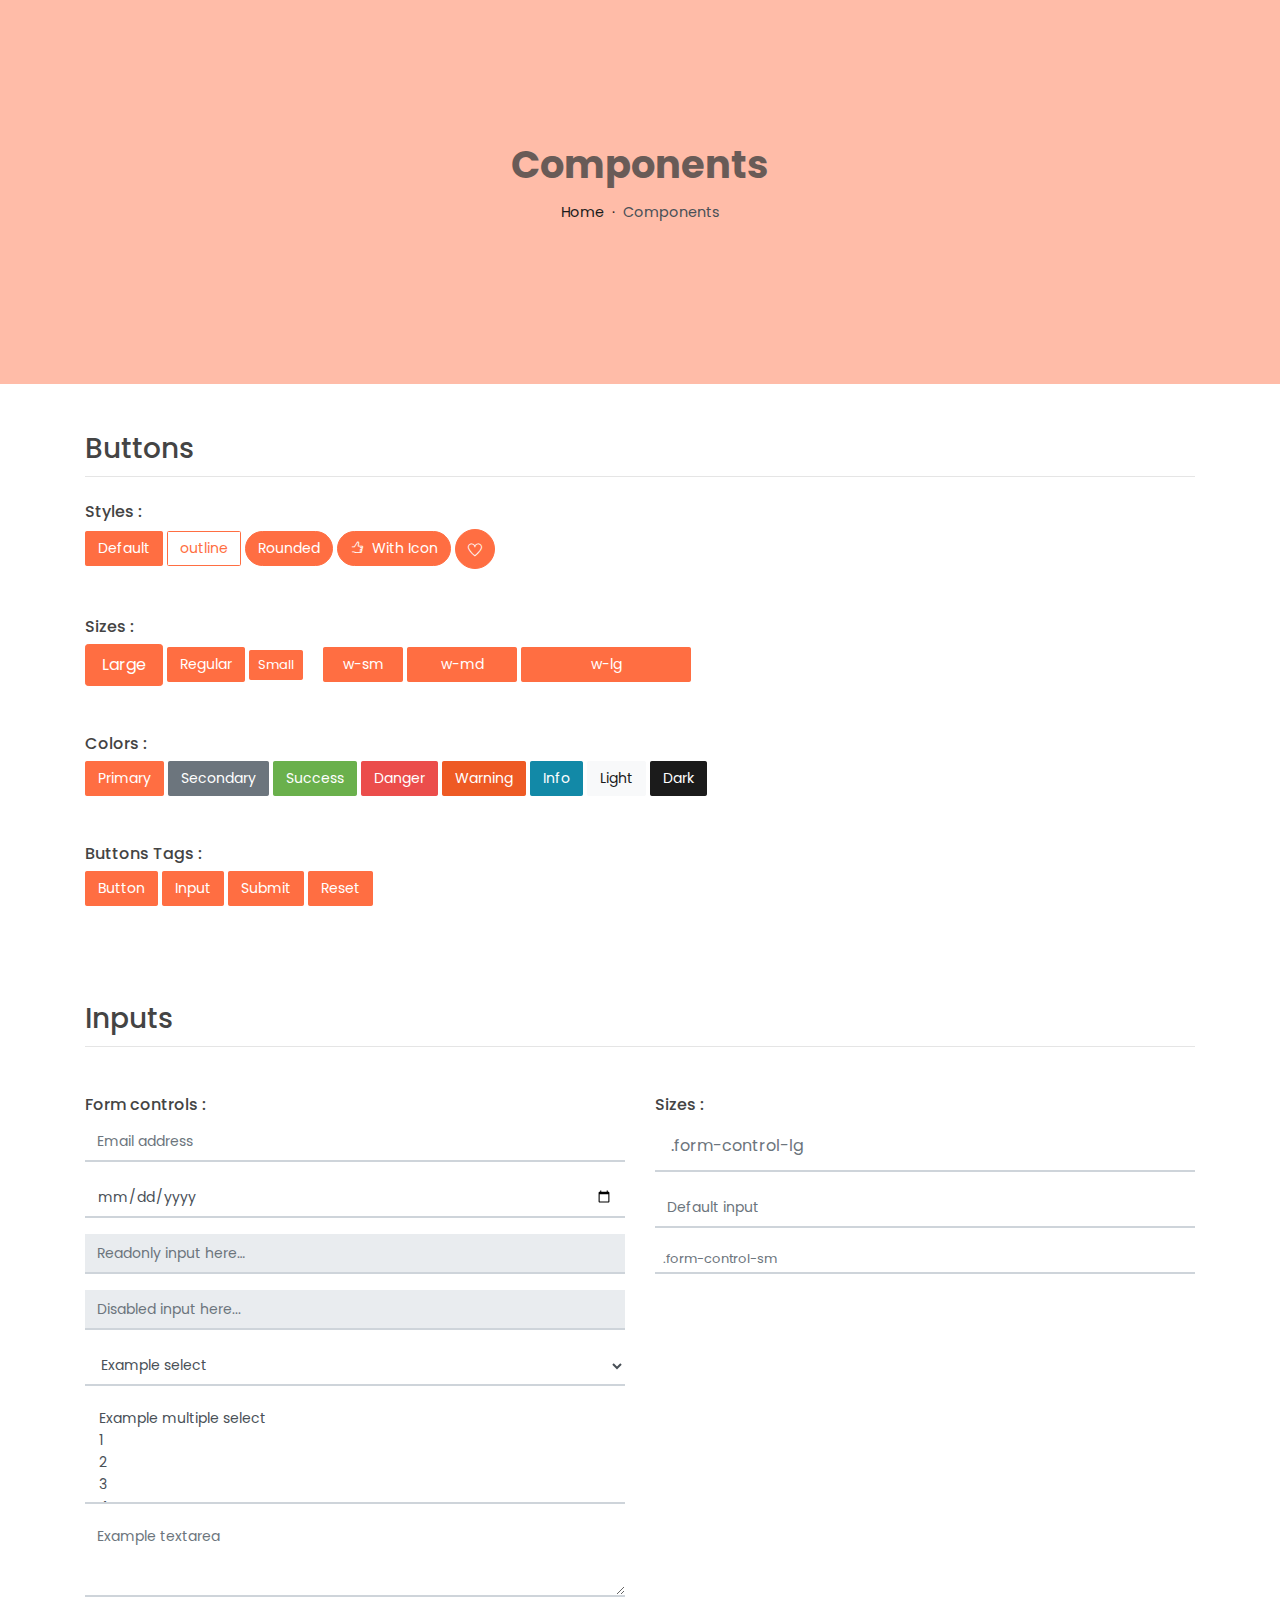
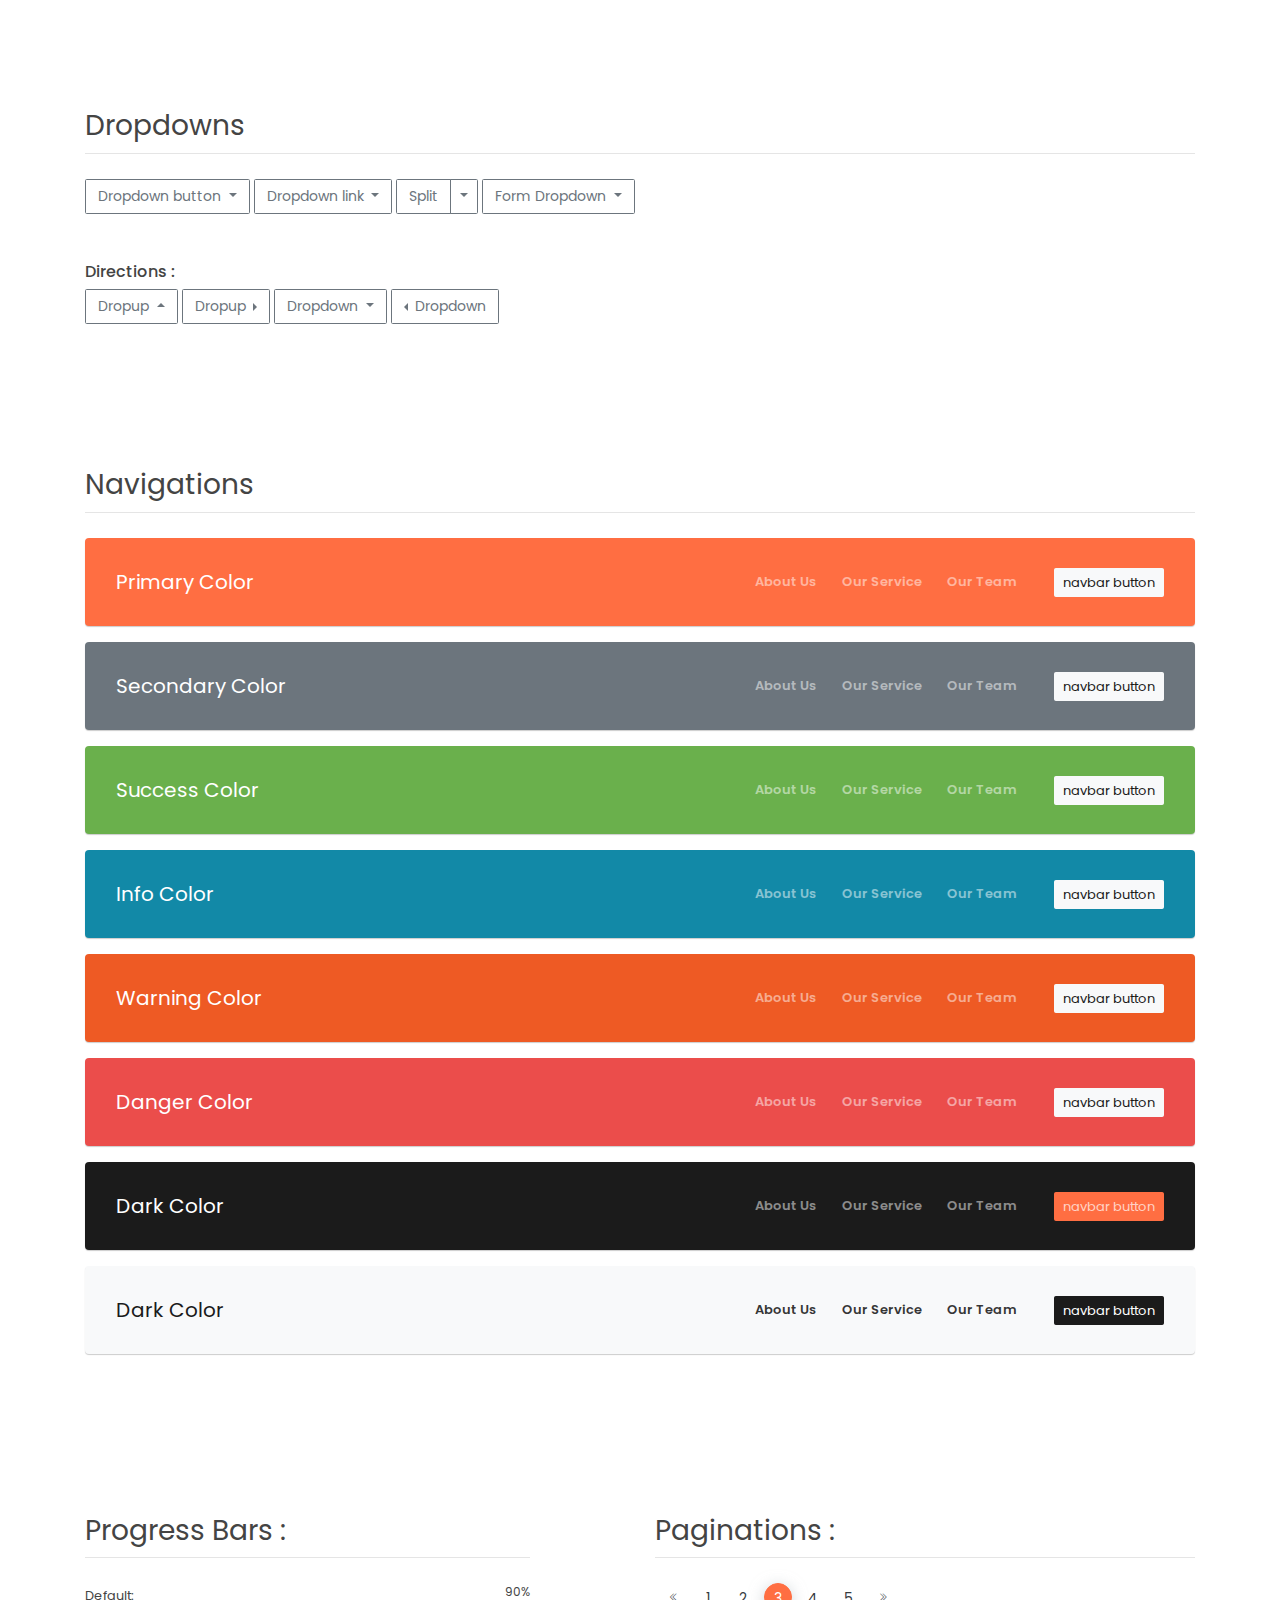
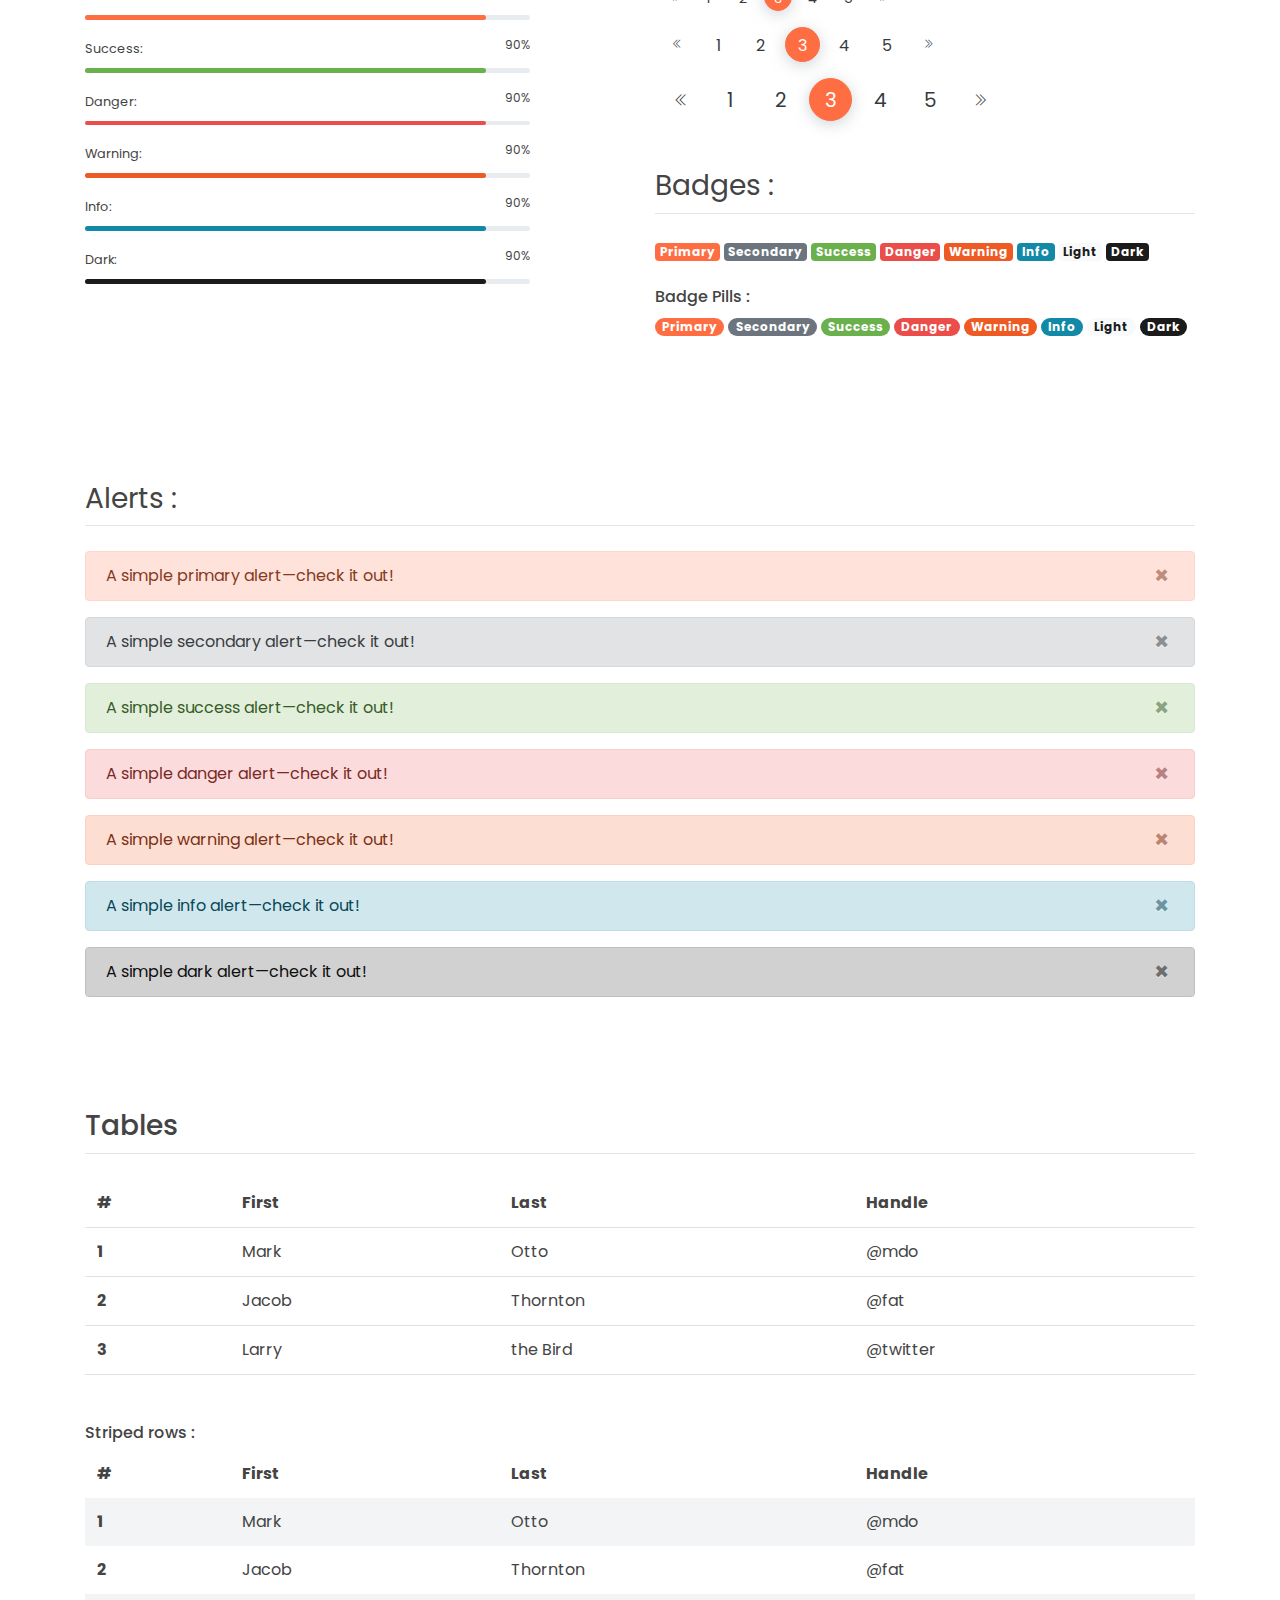
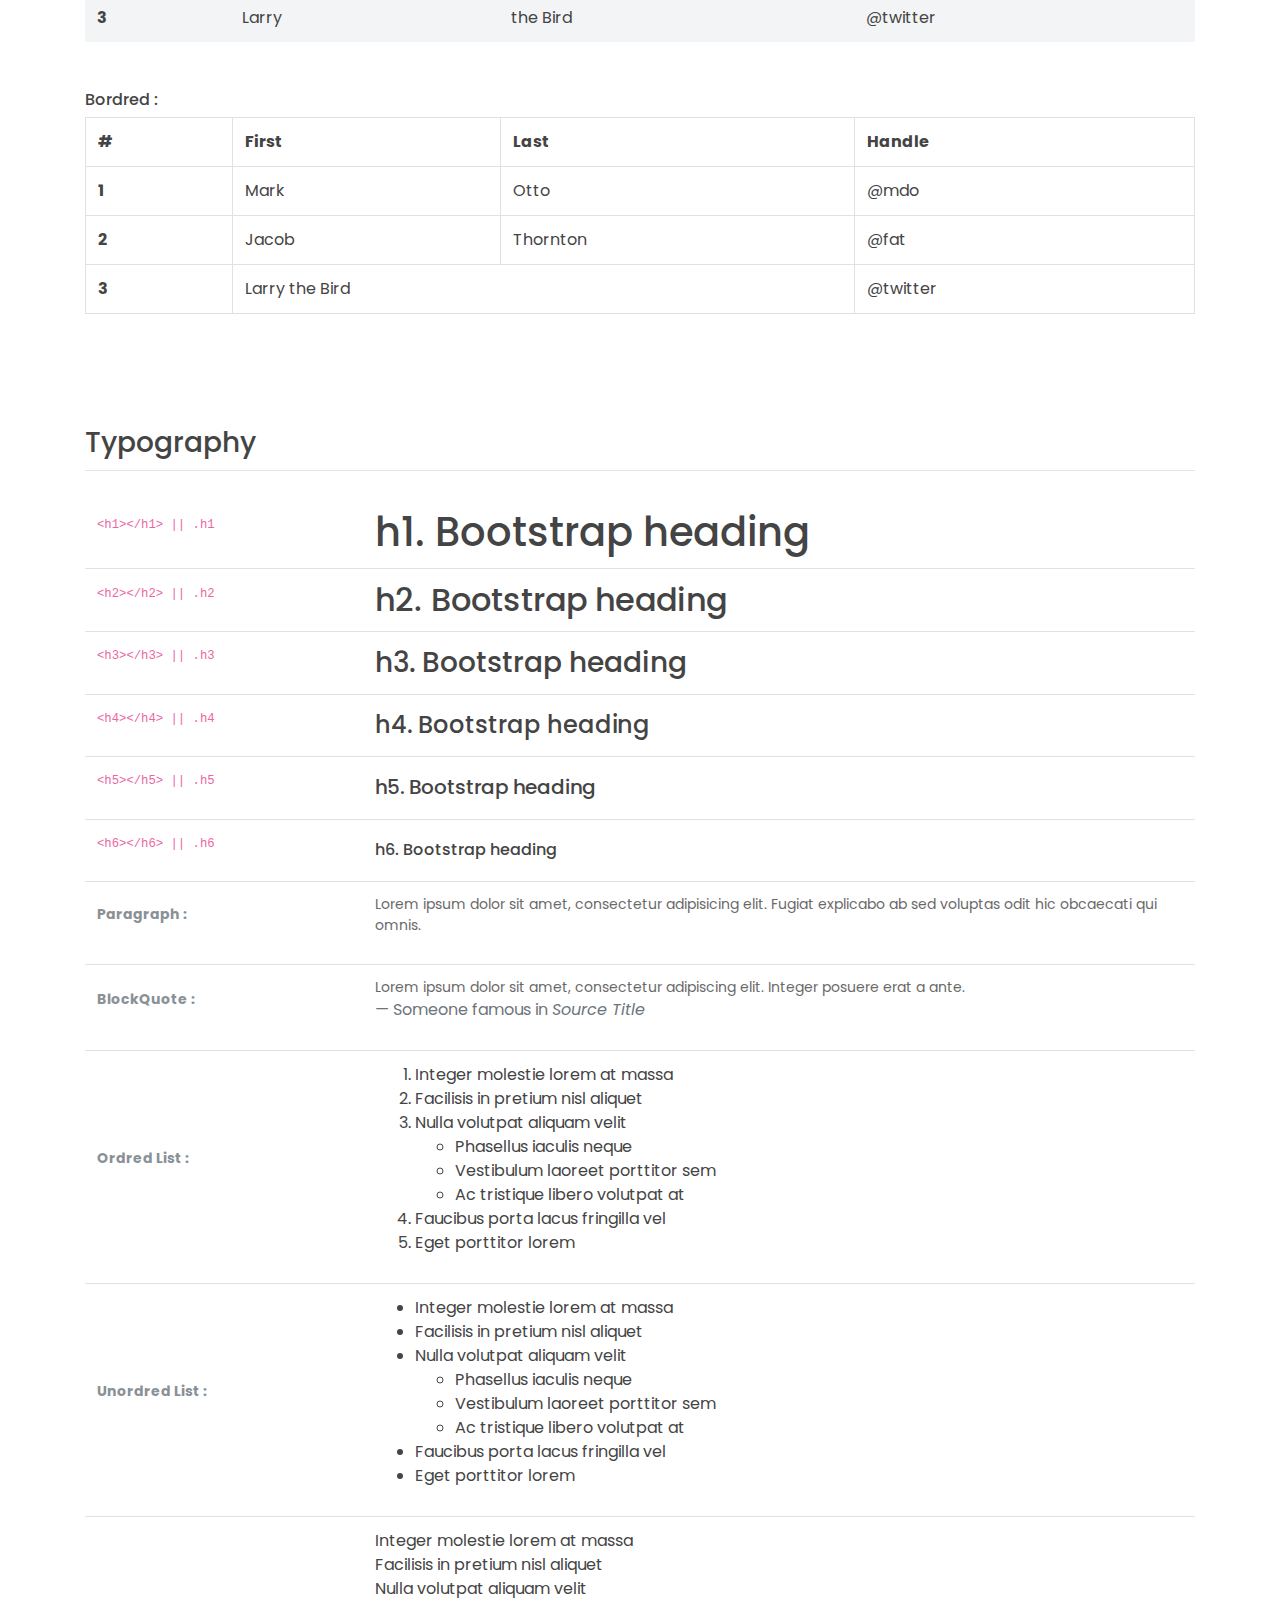
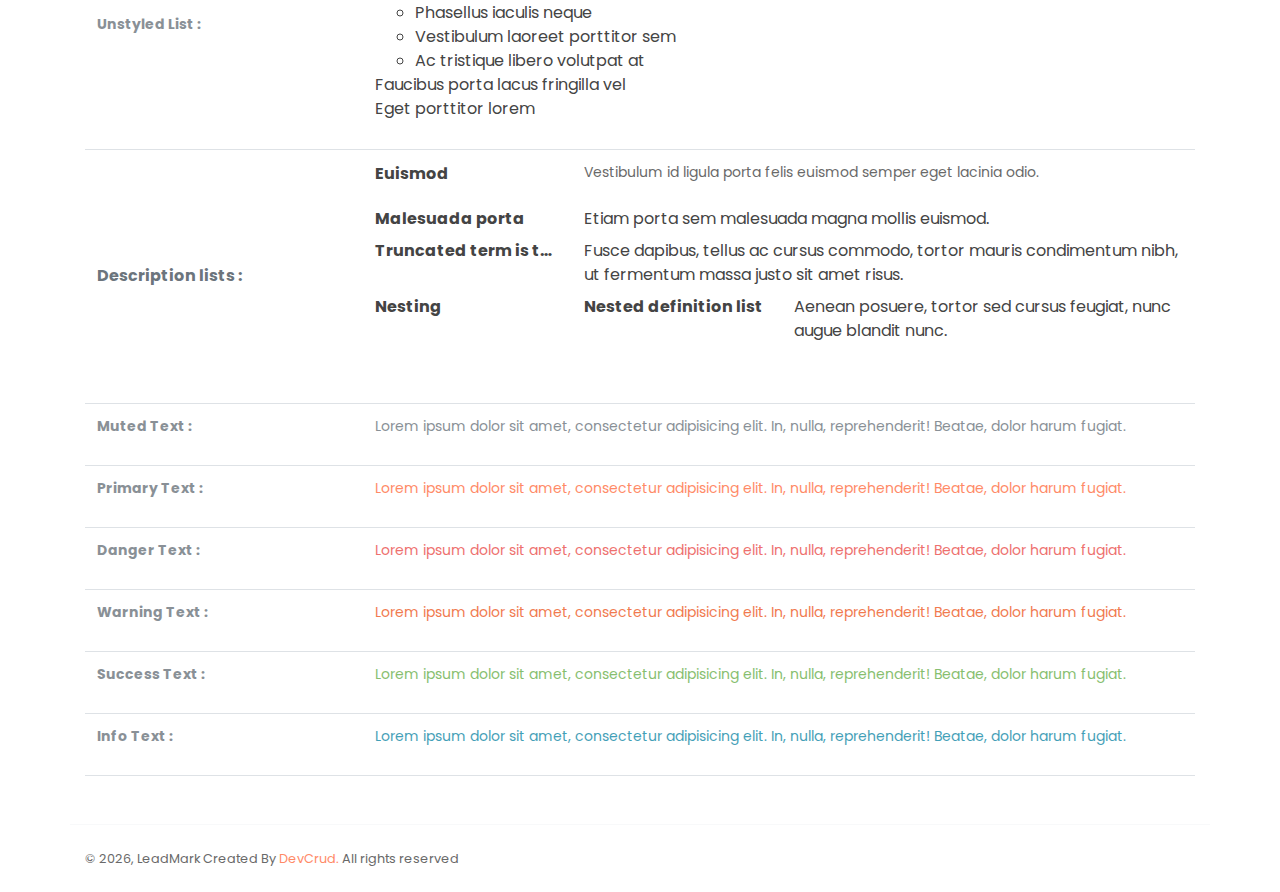
<file: components.html>
<!DOCTYPE html>
<html lang="en">
<head>
   <meta charset="utf-8">
    <meta name="viewport" content="width=device-width, initial-scale=1, shrink-to-fit=no">
    <meta name="description" content="Start your development with LeadMark landing page.">
    <meta name="author" content="Devcrud">
    <title>LeadMark Landing page | Components</title>
   <!-- font icons -->
   <link rel="stylesheet" href="assets/vendors/themify-icons/css/themify-icons.css">
   <!-- Bootstrap + Steller  -->
   <link rel="stylesheet" href="assets/css/leadmark.css">
</head>
<body>

   <!-- Page Header -->
   <header class="header header-mini"> 
      <div class="header-title">Components</div> 
      <nav aria-label="breadcrumb">
         <ol class="breadcrumb">
            <li class="breadcrumb-item"><a href="/">Home</a></li>
            <li class="breadcrumb-item active" aria-current="page">Components</li>
         </ol>
      </nav>
   </header> <!-- End Of Page Header -->

   <!-- main content -->
   <div class="container">

      <!-- Buttons -->
      <h3 class="mt-5">Buttons</h3>
      <hr>
      <h6 class="section-secondary-title">Styles :</h6>
      <button class="btn btn-primary">Default</button>
      <button class="btn btn-outline-primary">outline</button>
      <button class="btn btn-primary rounded">Rounded</button>
      <button class="btn btn-primary rounded"><i class="ti-thumb-up pr-1"></i> With Icon</button>
      <button class="btn btn-primary circle"><i class="ti-heart"></i></button>

      <h6 class="section-secondary-title mt-5">Sizes :</h6>
      <button class="btn btn-primary btn-lg">Large</button>
      <button class="btn btn-primary ">Regular</button>
      <button class="btn btn-primary btn-sm">Small</button>
      <button class="btn btn-primary w-sm ml-3">w-sm</button>
      <button class="btn btn-primary w-md">w-md</button>
      <button class="btn btn-primary w-lg">w-lg</button>

      <h6 class="section-secondary-title mt-5">Colors :</h6>          
      <button type="button" class="btn btn-primary">Primary</button>
      <button type="button" class="btn btn-secondary">Secondary</button>
      <button type="button" class="btn btn-success">Success</button>
      <button type="button" class="btn btn-danger">Danger</button>
      <button type="button" class="btn btn-warning">Warning</button>
      <button type="button" class="btn btn-info">Info</button>
      <button type="button" class="btn btn-light">Light</button>
      <button type="button" class="btn btn-dark">Dark</button>

      <h6 class="section-secondary-title mt-5">Buttons Tags :</h6>
      <button class="btn btn-primary" type="submit">Button</button>
      <input class="btn btn-primary" type="button" value="Input">
      <input class="btn btn-primary" type="submit" value="Submit">
      <input class="btn btn-primary" type="reset" value="Reset">
      
      <!-- devider -->
      <div class="py-5"></div>

      <!-- Inputs -->
      <h3>Inputs</h3>
      <hr>
      <div class="row mt-5">
         <div class="col-md-6">
            <h6 class="section-secondary-title">Form controls :</h6>        
            <div class="form-group">
               <input type="email" class="form-control" id="exampleFormControlInput1" placeholder="Email address">
            </div>
            <div class="form-group">
               <input type="date" class="form-control" id="exampleFormControlInput1" placeholder="Date">
            </div>
            <div class="form-group">
               <input class="form-control" type="text" placeholder="Readonly input here…" readonly>
            </div>
            <div class="form-group">
               <input class="form-control" id="disabledInput" type="text" placeholder="Disabled input here..." disabled>
            </div>
            <div class="form-group">
               <select class="form-control" id="exampleFormControlSelect1">
                  <option>Example select</option>
                  <option>1</option>
                  <option>2</option>
                  <option>3</option>
                  <option>4</option>
                  <option>5</option>
               </select>
            </div>
            <div class="form-group">
               <select multiple class="form-control" id="exampleFormControlSelect2">
                  <option>Example multiple select</option>
                  <option>1</option>
                  <option>2</option>
                  <option>3</option>
                  <option>4</option>
                  <option>5</option>
               </select>
            </div>
            <div class="form-group">
               <textarea class="form-control" id="exampleFormControlTextarea1" rows="3" placeholder="Example textarea"></textarea>
            </div>
         </div>
         <div class="col-md-6">
            <h6 class="section-secondary-title">Sizes :</h6>    
            <div class="form-group">
               <input class="form-control form-control-lg" type="text" placeholder=".form-control-lg">             
            </div>
            <div class="form-group">
               <input class="form-control" type="text" placeholder="Default input">
            </div>
            <div class="form-group">
               <input class="form-control form-control-sm" type="text" placeholder=".form-control-sm"> 
            </div>
         </div>
      </div> <!-- end of inputs -->   

      <!-- devider -->
      <div class="py-5"></div>             

      <!-- Dropdowns -->
      <h3 class="components-section-title font-weight-normal">Dropdowns</h3>
      <hr>
      <div class="dropdown d-inline-block">
         <button class="btn btn-outline-secondary dropdown-toggle" type="button" id="dropdownMenuButton" data-toggle="dropdown" aria-haspopup="true" aria-expanded="false">
         Dropdown button
         </button>
         <div class="dropdown-menu" aria-labelledby="dropdownMenuButton">
         <a class="dropdown-item" href="#">Action</a>
         <a class="dropdown-item" href="#">Another action</a>
         <a class="dropdown-item" href="#">Something else here</a>
         </div>
      </div>
      <div class="dropdown d-inline-block">
         <a class="btn btn-outline-secondary dropdown-toggle" href="#" role="button" id="dropdownMenuLink" data-toggle="dropdown" aria-haspopup="true" aria-expanded="false">
            Dropdown link
         </a>
         <div class="dropdown-menu" aria-labelledby="dropdownMenuLink">
            <a class="dropdown-item" href="#">Action</a>
            <a class="dropdown-item" href="#">Another action</a>
            <a class="dropdown-item" href="#">Something else here</a>
         </div>
      </div>
      <div class="btn-group">
         <button type="button" class="btn btn-outline-secondary">Split</button>
         <button type="button" class="btn btn-outline-secondary dropdown-toggle dropdown-toggle-split" data-toggle="dropdown" aria-haspopup="true" aria-expanded="false">
         <span class="sr-only">Toggle Dropdown</span>
         </button>
         <div class="dropdown-menu">
            <a class="dropdown-item" href="#">Action</a>
            <a class="dropdown-item" href="#">Another action</a>
            <a class="dropdown-item" href="#">Something else here</a>
            <div class="dropdown-divider"></div>
            <a class="dropdown-item" href="#">Separated link</a>
         </div>
      </div>
      <div class="btn-group">
         <button class="btn btn-outline-secondary dropdown-toggle" type="button" id="dropdownMenuButton" data-toggle="dropdown" aria-haspopup="true" aria-expanded="false">
            Form Dropdown
         </button>
         <div class="dropdown-menu form">
            <form class="px-4 py-3">
               <div class="form-group">
                  <input type="email" class="form-control" id="exampleDropdownFormEmail1" placeholder="email@example.com">
               </div>
               <div class="form-group">
                  <input type="password" class="form-control" id="exampleDropdownFormPassword1" placeholder="Password">
               </div>
               <div class="form-check mb-3">
                  <input type="checkbox" class="form-check-input" id="dropdownCheck">
                  <label class="form-check-label" for="dropdownCheck">
                     Remember me
                  </label>
               </div>
               <button type="submit" class="btn btn-primary btn-block">Sign in</button>
            </form>
            <div class="dropdown-divider"></div>
            <a class="dropdown-item" href="#"><small>New around here? Sign up</small></a>
            <a class="dropdown-item" href="#"><small>Forgot password?</small></a>
         </div>
      </div>       
      <h6 class="section-secondary-title mt-5">Directions :</h6>  
      <div class="btn-group dropup">
         <button type="button" class="btn btn-outline-secondary dropdown-toggle" data-toggle="dropdown" aria-haspopup="true" aria-expanded="false">
            Dropup
         </button>
         <div class="dropdown-menu">
            <a class="dropdown-item" href="#">Action</a>
            <a class="dropdown-item" href="#">Another action</a>
            <a class="dropdown-item" href="#">Something else here</a>
            <div class="dropdown-divider"></div>
            <a class="dropdown-item" href="#">Separated link</a>
         </div>
      </div>
      <div class="btn-group dropright">
         <button type="button" class="btn btn-outline-secondary dropdown-toggle" data-toggle="dropdown" aria-haspopup="true" aria-expanded="false">
            Dropup
         </button>
         <div class="dropdown-menu">
            <a class="dropdown-item" href="#">Action</a>
            <a class="dropdown-item" href="#">Another action</a>
            <a class="dropdown-item" href="#">Something else here</a>
            <div class="dropdown-divider"></div>
            <a class="dropdown-item" href="#">Separated link</a>
         </div>
      </div>
      <div class="btn-group">
         <button type="button" class="btn btn-outline-secondary dropdown-toggle" data-toggle="dropdown" aria-haspopup="true" aria-expanded="false">
            Dropdown
         </button>
         <div class="dropdown-menu">
            <a class="dropdown-item" href="#">Action</a>
            <a class="dropdown-item" href="#">Another action</a>
            <a class="dropdown-item" href="#">Something else here</a>
            <div class="dropdown-divider"></div>
            <a class="dropdown-item" href="#">Separated link</a>
         </div>
      </div>
      <div class="btn-group dropleft">
         <button type="button" class="btn btn-outline-secondary dropdown-toggle" data-toggle="dropdown" aria-haspopup="true" aria-expanded="false">
            Dropdown
         </button>
         <div class="dropdown-menu">
            <a class="dropdown-item" href="#">Action</a>
            <a class="dropdown-item" href="#">Another action</a>
            <a class="dropdown-item" href="#">Something else here</a>
            <div class="dropdown-divider"></div>
            <a class="dropdown-item" href="#">Separated link</a>
         </div>
      </div> <!-- end of Dropdowns -->  

      <!-- devider -->
      <div class="py-5"></div>   

      <!-- navbars -->
      <h3 class="components-section-title font-weight-normal mt-5">Navigations</h3>
      <hr>
      <nav class="navbar navbar-expand-sm navbar-dark bg-primary rounded shadow mb-3">
         <div class="container">
            <a class="navbar-brand" href="#">Primary Color</a>
            <button class="navbar-toggler ml-auto" type="button" data-toggle="collapse" data-target="#navbarSupportedContent" aria-controls="navbarSupportedContent" aria-expanded="false" aria-label="Toggle navigation">
            <span class="navbar-toggler-icon"></span>
            </button>
            <div class="collapse navbar-collapse" id="navbarSupportedContent">
               <ul class="navbar-nav ml-auto"> 
                  <li class="nav-item">
                     <a class="nav-link" href="#about">About Us</a>
                  </li>
                  <li class="nav-item">
                     <a class="nav-link" href="#service">Our Service</a>
                  </li>
                  <li class="nav-item">
                     <a class="nav-link" href="#team">Our Team</a>
                  </li>
                  <li class="nav-item">
                     <a href="#book-table" class="ml-4 mt-1 btn btn-light btn-sm">navbar button</a>
                  </li>
               </ul>                       
            </div>
         </div>
      </nav>
      <nav class="navbar navbar-expand-sm navbar-dark bg-secondary rounded shadow mb-3">
         <div class="container">
            <a class="navbar-brand" href="#">Secondary Color</a>
            <button class="navbar-toggler ml-auto" type="button" data-toggle="collapse" data-target="#navbarSupportedContent" aria-controls="navbarSupportedContent" aria-expanded="false" aria-label="Toggle navigation">
            <span class="navbar-toggler-icon"></span>
            </button>
            <div class="collapse navbar-collapse" id="navbarSupportedContent">
               <ul class="navbar-nav ml-auto"> 
                  <li class="nav-item">
                     <a class="nav-link" href="#about">About Us</a>
                  </li>
                  <li class="nav-item">
                     <a class="nav-link" href="#service">Our Service</a>
                  </li>
                  <li class="nav-item">
                     <a class="nav-link" href="#team">Our Team</a>
                  </li>
                  <li class="nav-item">
                     <a href="#book-table" class="ml-4 mt-1 btn btn-light btn-sm">navbar button</a>
                  </li>
               </ul>                       
            </div>
         </div>
      </nav>
      <nav class="navbar navbar-expand-sm navbar-dark bg-success rounded shadow mb-3">
         <div class="container">
            <a class="navbar-brand" href="#">Success Color</a>
            <button class="navbar-toggler ml-auto" type="button" data-toggle="collapse" data-target="#navbarSupportedContent" aria-controls="navbarSupportedContent" aria-expanded="false" aria-label="Toggle navigation">
            <span class="navbar-toggler-icon"></span>
            </button>
            <div class="collapse navbar-collapse" id="navbarSupportedContent">
               <ul class="navbar-nav ml-auto"> 
                  <li class="nav-item">
                     <a class="nav-link" href="#about">About Us</a>
                  </li>
                  <li class="nav-item">
                     <a class="nav-link" href="#service">Our Service</a>
                  </li>
                  <li class="nav-item">
                     <a class="nav-link" href="#team">Our Team</a>
                  </li>
                  <li class="nav-item">
                     <a href="#book-table" class="ml-4 mt-1 btn btn-light btn-sm">navbar button</a>
                  </li>
               </ul>                       
            </div>
         </div>
      </nav>
      <nav class="navbar navbar-expand-sm navbar-dark bg-info rounded shadow mb-3">
         <div class="container">
            <a class="navbar-brand" href="#">Info Color</a>
            <button class="navbar-toggler ml-auto" type="button" data-toggle="collapse" data-target="#navbarSupportedContent" aria-controls="navbarSupportedContent" aria-expanded="false" aria-label="Toggle navigation">
            <span class="navbar-toggler-icon"></span>
            </button>
            <div class="collapse navbar-collapse" id="navbarSupportedContent">
               <ul class="navbar-nav ml-auto"> 
                  <li class="nav-item">
                     <a class="nav-link" href="#about">About Us</a>
                  </li>
                  <li class="nav-item">
                     <a class="nav-link" href="#service">Our Service</a>
                  </li>
                  <li class="nav-item">
                     <a class="nav-link" href="#team">Our Team</a>
                  </li>
                  <li class="nav-item">
                     <a href="#book-table" class="ml-4 mt-1 btn btn-light btn-sm">navbar button</a>
                  </li>
               </ul>                       
            </div>
         </div>
      </nav>
      <nav class="navbar navbar-expand-sm navbar-dark bg-warning rounded shadow mb-3">
         <div class="container">
            <a class="navbar-brand" href="#">Warning Color</a>
            <button class="navbar-toggler ml-auto" type="button" data-toggle="collapse" data-target="#navbarSupportedContent" aria-controls="navbarSupportedContent" aria-expanded="false" aria-label="Toggle navigation">
            <span class="navbar-toggler-icon"></span>
            </button>
            <div class="collapse navbar-collapse" id="navbarSupportedContent">
               <ul class="navbar-nav ml-auto"> 
                  <li class="nav-item">
                     <a class="nav-link" href="#about">About Us</a>
                  </li>
                  <li class="nav-item">
                     <a class="nav-link" href="#service">Our Service</a>
                  </li>
                  <li class="nav-item">
                     <a class="nav-link" href="#team">Our Team</a>
                  </li>
                  <li class="nav-item">
                     <a href="#book-table" class="ml-4 mt-1 btn btn-light btn-sm">navbar button</a>
                  </li>
               </ul>                       
            </div>
         </div>
      </nav>
      <nav class="navbar navbar-expand-sm navbar-dark bg-danger rounded shadow mb-3">
         <div class="container">
            <a class="navbar-brand" href="#">Danger Color</a>
            <button class="navbar-toggler ml-auto" type="button" data-toggle="collapse" data-target="#navbarSupportedContent" aria-controls="navbarSupportedContent" aria-expanded="false" aria-label="Toggle navigation">
            <span class="navbar-toggler-icon"></span>
            </button>
            <div class="collapse navbar-collapse" id="navbarSupportedContent">
               <ul class="navbar-nav ml-auto"> 
                  <li class="nav-item">
                     <a class="nav-link" href="#about">About Us</a>
                  </li>
                  <li class="nav-item">
                     <a class="nav-link" href="#service">Our Service</a>
                  </li>
                  <li class="nav-item">
                     <a class="nav-link" href="#team">Our Team</a>
                  </li>
                  <li class="nav-item">
                     <a href="#book-table" class="ml-4 mt-1 btn btn-light btn-sm">navbar button</a>
                  </li>
               </ul>                       
            </div>
         </div>
      </nav>
      <nav class="navbar navbar-expand-sm navbar-dark bg-dark rounded shadow mb-3">
         <div class="container">
            <a class="navbar-brand" href="#">Dark Color</a>
            <button class="navbar-toggler ml-auto" type="button" data-toggle="collapse" data-target="#navbarSupportedContent" aria-controls="navbarSupportedContent" aria-expanded="false" aria-label="Toggle navigation">
            <span class="navbar-toggler-icon"></span>
            </button>
            <div class="collapse navbar-collapse" id="navbarSupportedContent">
               <ul class="navbar-nav ml-auto"> 
                  <li class="nav-item">
                     <a class="nav-link" href="#about">About Us</a>
                  </li>
                  <li class="nav-item">
                     <a class="nav-link" href="#service">Our Service</a>
                  </li>
                  <li class="nav-item">
                     <a class="nav-link" href="#team">Our Team</a>
                  </li>
                  <li class="nav-item">
                     <a href="#book-table" class="ml-4 mt-1 btn btn-primary btn-sm">navbar button</a>
                  </li>
               </ul>                       
            </div>
         </div>
      </nav>
      <nav class="navbar navbar-expand-sm navbar-light bg-light rounded shadow mb-3">
         <div class="container">
            <a class="navbar-brand" href="#">Dark Color</a>
            <button class="navbar-toggler ml-auto" type="button" data-toggle="collapse" data-target="#navbarSupportedContent" aria-controls="navbarSupportedContent" aria-expanded="false" aria-label="Toggle navigation">
            <span class="navbar-toggler-icon"></span>
            </button>
            <div class="collapse navbar-collapse" id="navbarSupportedContent">
               <ul class="navbar-nav ml-auto"> 
                  <li class="nav-item">
                     <a class="nav-link" href="#about">About Us</a>
                  </li>
                  <li class="nav-item">
                     <a class="nav-link" href="#service">Our Service</a>
                  </li>
                  <li class="nav-item">
                     <a class="nav-link" href="#team">Our Team</a>
                  </li>
                  <li class="nav-item">
                     <a href="#book-table" class="ml-4 mt-1 btn btn-dark btn-sm">navbar button</a>
                  </li>
               </ul>                       
            </div>
         </div>
      </nav>
      <!-- End of navbars -->

      <!-- devider -->
      <div class="py-5"></div>   
      
      <!-- progress bars -->
      <div class="row justify-content-between">
         <div class="col-md-5">
            <h3 class="components-section-title font-weight-normal mt-5">Progress Bars :</h3>
            <hr>
            <small>Default: </small>
            <div class="progress mt-2 mb-3">
               <div class="progress-bar" role="progressbar" style="width: 90%" aria-valuenow="25" aria-valuemin="0" aria-valuemax="100"><span>90%</span></div>
            </div>
            <small>Success:</small>
            <div class="progress mt-2 mb-3">
               <div class="progress-bar bg-success" role="progressbar" style="width: 90%" aria-valuenow="25" aria-valuemin="0" aria-valuemax="100"><span>90%</span></div>
            </div>
            <small>Danger:</small>
            <div class="progress mt-2 mb-3">
               <div class="progress-bar bg-danger" role="progressbar" style="width: 90%" aria-valuenow="25" aria-valuemin="0" aria-valuemax="100"><span>90%</span></div>
            </div>
            <small>Warning:</small>
            <div class="progress mt-2 mb-3">
               <div class="progress-bar bg-warning" role="progressbar" style="width: 90%" aria-valuenow="25" aria-valuemin="0" aria-valuemax="100"><span>90%</span></div>
            </div>
            <small>Info:</small>
            <div class="progress mt-2 mb-3">
               <div class="progress-bar bg-info" role="progressbar" style="width: 90%" aria-valuenow="25" aria-valuemin="0" aria-valuemax="100"><span>90%</span></div>
            </div>
            <small>Dark:</small>
            <div class="progress mt-2 mb-3">
               <div class="progress-bar bg-dark" role="progressbar" style="width: 90%" aria-valuenow="25" aria-valuemin="0" aria-valuemax="100"><span>90%</span></div>
            </div>
         </div>
         <div class="col-md-6">
            <h3 class="components-section-title font-weight-normal mt-5">Paginations :</h3>
            <hr>
            <nav aria-label="Page navigation example">
               <ul class="pagination pagination-sm">
                  <li class="page-item"><a class="page-link" href="#"><i class="ti-angle-double-left"></i></a></li>
                  <li class="page-item"><a class="page-link" href="#">1</a></li>
                  <li class="page-item"><a class="page-link" href="#">2</a></li>
                  <li class="page-item active"><a class="page-link" href="#">3</a></li>
                  <li class="page-item"><a class="page-link" href="#">4</a></li>
                  <li class="page-item"><a class="page-link" href="#">5</a></li>
                  <li class="page-item"><a class="page-link" href="#"><i class="ti-angle-double-right"></i></a></li>
               </ul>
            </nav>
            <nav aria-label="Page navigation example">
               <ul class="pagination">
               <li class="page-item"><a class="page-link" href="#"><i class="ti-angle-double-left"></i></a></li>
                  <li class="page-item"><a class="page-link" href="#">1</a></li>
                  <li class="page-item"><a class="page-link" href="#">2</a></li>
                  <li class="page-item active"><a class="page-link" href="#">3</a></li>
                  <li class="page-item"><a class="page-link" href="#">4</a></li>
                  <li class="page-item"><a class="page-link" href="#">5</a></li>
                  <li class="page-item"><a class="page-link" href="#"><i class="ti-angle-double-right"></i></a></li>
               </ul>
            </nav>
            <nav aria-label="Page navigation example">
               <ul class="pagination pagination-lg">
                  <li class="page-item"><a class="page-link" href="#"><i class="ti-angle-double-left"></i></a></li>
                  <li class="page-item"><a class="page-link" href="#">1</a></li>
                  <li class="page-item"><a class="page-link" href="#">2</a></li>
                  <li class="page-item active"><a class="page-link" href="#">3</a></li>
                  <li class="page-item"><a class="page-link" href="#">4</a></li>
                  <li class="page-item"><a class="page-link" href="#">5</a></li>
                  <li class="page-item"><a class="page-link" href="#"><i class="ti-angle-double-right"></i></a></li>
               </ul>
            </nav>

            <!-- Badges -->
            <h3 class="components-section-title font-weight-normal mt-5">Badges :</h3>
            <hr>
            <span class="badge badge-primary">Primary</span>
            <span class="badge badge-secondary">Secondary</span>
            <span class="badge badge-success">Success</span>
            <span class="badge badge-danger">Danger</span>
            <span class="badge badge-warning">Warning</span>
            <span class="badge badge-info">Info</span>
            <span class="badge badge-light">Light</span>
            <span class="badge badge-dark">Dark</span>
            <h6 class="section-secondary-title mt-4 mb-2">Badge Pills :</h6>
            <span class="badge badge-pill badge-primary">Primary</span>
            <span class="badge badge-pill badge-secondary">Secondary</span>
            <span class="badge badge-pill badge-success">Success</span>
            <span class="badge badge-pill badge-danger">Danger</span>
            <span class="badge badge-pill badge-warning">Warning</span>
            <span class="badge badge-pill badge-info">Info</span>
            <span class="badge badge-pill badge-light">Light</span>
            <span class="badge badge-pill badge-dark">Dark</span>
         </div>
      </div> <!-- End of Progress bars -->

      <!-- devider -->
      <div class="py-5"></div>  

      <!-- Alerts -->
      <h3 class="components-section-title font-weight-normal mt-5">Alerts :</h3>
      <hr>
      <div class="alert alert-primary alert-dismissible fade show" role="alert">
         A simple primary alert—check it out!
         <button type="button" class="close" data-dismiss="alert" aria-label="Close">
            <span aria-hidden="true">&times;</span>
         </button>
      </div>
      <div class="alert alert-secondary alert-dismissible fade show" role="alert">
         A simple secondary alert—check it out!
         <button type="button" class="close" data-dismiss="alert" aria-label="Close">
            <span aria-hidden="true">&times;</span>
         </button>
      </div>
      <div class="alert alert-success alert-dismissible fade show" role="alert">
         A simple success alert—check it out!
         <button type="button" class="close" data-dismiss="alert" aria-label="Close">
            <span aria-hidden="true">&times;</span>
         </button>
      </div>
      <div class="alert alert-danger alert-dismissible fade show" role="alert">
         A simple danger alert—check it out!
         <button type="button" class="close" data-dismiss="alert" aria-label="Close">
            <span aria-hidden="true">&times;</span>
         </button>
      </div>
      <div class="alert alert-warning alert-dismissible fade show" role="alert">
         A simple warning alert—check it out!
         <button type="button" class="close" data-dismiss="alert" aria-label="Close">
            <span aria-hidden="true">&times;</span>
         </button>
      </div>
      <div class="alert alert-info alert-dismissible fade show" role="alert">
         A simple info alert—check it out!
         <button type="button" class="close" data-dismiss="alert" aria-label="Close">
            <span aria-hidden="true">&times;</span>
         </button>
      </div>
      <div class="alert alert-dark alert-dismissible fade show" role="alert">
         A simple dark alert—check it out!
         <button type="button" class="close" data-dismiss="alert" aria-label="Close">
            <span aria-hidden="true">&times;</span>
         </button>
      </div>
      <!-- end of alerts -->

      <!-- devider -->
      <div class="py-5"></div> 
   
      <!-- tables -->
      <h3 class="components-section-title">Tables</h3>
      <hr>
      <table class="table">
         <thead>
            <tr>
               <th scope="col">#</th>
               <th scope="col">First</th>
               <th scope="col">Last</th>
               <th scope="col">Handle</th>
            </tr>
         </thead>
         <tbody>
            <tr>
               <th scope="row">1</th>
               <td>Mark</td>
               <td>Otto</td>
               <td>@mdo</td>
            </tr>
            <tr>
               <th scope="row">2</th>
               <td>Jacob</td>
               <td>Thornton</td>
               <td>@fat</td>
            </tr>
            <tr>
               <th scope="row">3</th>
               <td>Larry</td>
               <td>the Bird</td>
               <td>@twitter</td>
            </tr>
         </tbody>
      </table>

      <h6 class="section-secondary-title mt-5">Striped rows :</h6>
      <table class="table table-striped">
         <thead>
            <tr>
               <th scope="col">#</th>
               <th scope="col">First</th>
               <th scope="col">Last</th>
               <th scope="col">Handle</th>
            </tr>
         </thead>
         <tbody>
            <tr>
               <th scope="row">1</th>
               <td>Mark</td>
               <td>Otto</td>
               <td>@mdo</td>
            </tr>
            <tr>
               <th scope="row">2</th>
               <td>Jacob</td>
               <td>Thornton</td>
               <td>@fat</td>
            </tr>
            <tr>
               <th scope="row">3</th>
               <td>Larry</td>
               <td>the Bird</td>
               <td>@twitter</td>
            </tr>
         </tbody>
      </table>

      <h6 class="section-secondary-title mt-5">Bordred :</h6>
      <table class="table table-bordered">
         <thead>
            <tr>
               <th scope="col">#</th>
               <th scope="col">First</th>
               <th scope="col">Last</th>
               <th scope="col">Handle</th>
            </tr>
         </thead>
         <tbody>
            <tr>
               <th scope="row">1</th>
               <td>Mark</td>
               <td>Otto</td>
               <td>@mdo</td>
            </tr>
            <tr>
               <th scope="row">2</th>
               <td>Jacob</td>
               <td>Thornton</td>
               <td>@fat</td>
            </tr>
            <tr>
               <th scope="row">3</th>
               <td colspan="2">Larry the Bird</td>
               <td>@twitter</td>
            </tr>
         </tbody>
      </table>
      <!-- end of tables -->

      <!-- devider -->
      <div class="py-5"></div> 

      <!-- typography -->
      <h3 class="components-section-title">Typography</h3>
      <hr>
      <table class="table table-borderless v-align-center">
         <tbody>
            <tr>
               <td>
                  <p><code class="highlighter-rouge">&lt;h1&gt;&lt;/h1&gt; || .h1</code></p>
               </td>
               <td class="w-75"><span class="h1">h1. Bootstrap heading</span></td>
            </tr>
            <tr>
               <td>
                  <p><code class="highlighter-rouge">&lt;h2&gt;&lt;/h2&gt; || .h2</code></p>
               </td>
               <td><span class="h2">h2. Bootstrap heading</span></td>
            </tr>
            <tr>
               <td>
                  <p><code class="highlighter-rouge">&lt;h3&gt;&lt;/h3&gt; || .h3</code></p>
               </td>
               <td><span class="h3">h3. Bootstrap heading</span></td>
            </tr>
            <tr>
               <td>
                  <p><code class="highlighter-rouge">&lt;h4&gt;&lt;/h4&gt; || .h4</code></p>
               </td>
               <td><span class="h4">h4. Bootstrap heading</span></td>
            </tr>
            <tr>
               <td>
                  <p><code class="highlighter-rouge">&lt;h5&gt;&lt;/h5&gt; || .h5</code></p>
               </td>
               <td><span class="h5">h5. Bootstrap heading</span></td>
            </tr>
            <tr>
               <td>
                  <p><code class="highlighter-rouge">&lt;h6&gt;&lt;/h6&gt; || .h6</code></p>
               </td>
               <td><span class="h6">h6. Bootstrap heading</span></td>
            </tr>
            <tr>
               <td>
                  <p class="font-weight-bold text-muted">Paragraph :</p>
               </td>
               <td><p>Lorem ipsum dolor sit amet, consectetur adipisicing elit. Fugiat explicabo ab sed voluptas odit hic obcaecati qui omnis.</p></td>
            </tr>
            <tr>
               <td>
                  <p class="font-weight-bold text-muted">BlockQuote :</p>
               </td>
               <td>
                  <blockquote class="blockquote">
                     <p class="mb-0">Lorem ipsum dolor sit amet, consectetur adipiscing elit. Integer posuere erat a ante.</p>
                     <footer class="blockquote-footer">Someone famous in <cite title="Source Title">Source Title</cite></footer>
                  </blockquote>
               </td>
            </tr>

            <tr>
               <td><p class="font-weight-bold text-muted">Ordred List :</p></td>
               <td>
                  <ol>
                     <li>Integer molestie lorem at massa</li>
                     <li>Facilisis in pretium nisl aliquet</li>
                     <li>Nulla volutpat aliquam velit
                        <ul>
                           <li>Phasellus iaculis neque</li>
                           <li>Vestibulum laoreet porttitor sem</li>
                           <li>Ac tristique libero volutpat at</li>
                        </ul>
                     </li>
                     <li>Faucibus porta lacus fringilla vel</li>
                     <li>Eget porttitor lorem</li>
                  </ol>
               </td>
            </tr>
            <tr>
               <td><p class="font-weight-bold text-muted">Unordred List :</p></td>
               <td>
                  <ul >
                     <li>Integer molestie lorem at massa</li>
                     <li>Facilisis in pretium nisl aliquet</li>
                     <li>Nulla volutpat aliquam velit
                        <ul>
                           <li>Phasellus iaculis neque</li>
                           <li>Vestibulum laoreet porttitor sem</li>
                           <li>Ac tristique libero volutpat at</li>
                        </ul>
                     </li>
                     <li>Faucibus porta lacus fringilla vel</li>
                     <li>Eget porttitor lorem</li>
                  </ul>
               </td>
            </tr>
            <tr>
               <td><p class="font-weight-bold text-muted">Unstyled List :</p></td>
               <td>
                  <ul class="list-unstyled">
                     <li>Integer molestie lorem at massa</li>
                     <li>Facilisis in pretium nisl aliquet</li>
                     <li>Nulla volutpat aliquam velit
                        <ul>
                           <li>Phasellus iaculis neque</li>
                           <li>Vestibulum laoreet porttitor sem</li>
                           <li>Ac tristique libero volutpat at</li>
                        </ul>
                     </li>
                     <li>Faucibus porta lacus fringilla vel</li>
                     <li>Eget porttitor lorem</li>
                  </ul>
               </td>
            </tr>
            <tr>
               <td class="font-weight-bold text-muted">Description lists : </td>
               <td>
                  <dl class="row">
                     <dt class="col-sm-3">Euismod</dt>
                     <dd class="col-sm-9">
                        <p>Vestibulum id ligula porta felis euismod semper eget lacinia odio.</p>
                     </dd>

                     <dt class="col-sm-3">Malesuada porta</dt>
                     <dd class="col-sm-9">Etiam porta sem malesuada magna mollis euismod.</dd>

                     <dt class="col-sm-3 text-truncate">Truncated term is truncated</dt>
                     <dd class="col-sm-9">Fusce dapibus, tellus ac cursus commodo, tortor mauris condimentum nibh, ut fermentum massa justo sit amet risus.</dd>

                     <dt class="col-sm-3">Nesting</dt>
                     <dd class="col-sm-9">
                        <dl class="row">
                           <dt class="col-sm-4">Nested definition list</dt>
                           <dd class="col-sm-8">Aenean posuere, tortor sed cursus feugiat, nunc augue blandit nunc.</dd>
                        </dl>
                     </dd>
                  </dl>
               </td>
            </tr>
            <tr>
               <td>
                  <p class="font-weight-bold text-muted">Muted Text :</p>
               </td>
               <td>
                  <p class="text-muted">Lorem ipsum dolor sit amet, consectetur adipisicing elit. In, nulla, reprehenderit! Beatae, dolor harum fugiat.</p>
               </td>
            </tr>
            <tr>
               <td>
                  <p class="font-weight-bold text-muted">Primary Text :</p>
               </td>
               <td>
                  <p class="text-primary">Lorem ipsum dolor sit amet, consectetur adipisicing elit. In, nulla, reprehenderit! Beatae, dolor harum fugiat.</p>
               </td>
            </tr>
            <tr>
               <td>
                  <p class="font-weight-bold text-muted">Danger Text :</p>
               </td>
               <td>
                  <p class="text-danger">Lorem ipsum dolor sit amet, consectetur adipisicing elit. In, nulla, reprehenderit! Beatae, dolor harum fugiat.</p>
               </td>
            </tr>
            <tr>
               <td>
                  <p class="font-weight-bold text-muted">Warning Text :</p>
               </td>
               <td>
                  <p class="text-warning">Lorem ipsum dolor sit amet, consectetur adipisicing elit. In, nulla, reprehenderit! Beatae, dolor harum fugiat.</p>
               </td>
            </tr>
            <tr>
               <td>
                  <p class="font-weight-bold text-muted">Success Text :</p>
               </td>
               <td>
                  <p class="text-success">Lorem ipsum dolor sit amet, consectetur adipisicing elit. In, nulla, reprehenderit! Beatae, dolor harum fugiat.</p>
               </td>
            </tr>
            <tr>
               <td>
                  <p class="font-weight-bold text-muted">Info Text :</p>
               </td>
               <td>
                  <p class="text-info">Lorem ipsum dolor sit amet, consectetur adipisicing elit. In, nulla, reprehenderit! Beatae, dolor harum fugiat.</p>
               </td>
            </tr>
         </tbody>
      </table>
   </div>
   <!-- end of typography -->

   <!-- Page Footer -->
   <footer class="container mt-5 py-4 border-top border-light">
       <p class="mb-0 small">&copy; <script>document.write(new Date().getFullYear())</script>, LeadMark Created By <a href="https://www.devcrud.com" target="_blank">DevCrud.</a>  All rights reserved </p>     
   </footer>
   <!-- End of Page Footer -->  
   
   <!-- core  -->
   <script src="assets/vendors/jquery/jquery-3.4.1.js"></script>
   <script src="assets/vendors/bootstrap/bootstrap.bundle.js"></script>

</body>
</html>
</file>
<file: assets/vendors/themify-icons/css/themify-icons.css>
@font-face {
	font-family: 'themify';
	src:url("../fonts/themify.eot?-fvbane");
	src:url("../fonts/themify.eot?#iefix-fvbane") format("embedded-opentype"),
		url("../fonts/themify.woff?-fvbane") format("woff"),
		url("../fonts/themify.ttf?-fvbane") format("truetype"),
		url("../fonts/themify.svg?-fvbane#themify") format("svg");
	font-weight: normal;
	font-style: normal;
}

[class^="ti-"], [class*=" ti-"] {
	font-family: 'themify';
	speak: none;
	font-style: normal;
	font-weight: normal;
	font-variant: normal;
	text-transform: none;
	line-height: 1;

	/* Better Font Rendering =========== */
	-webkit-font-smoothing: antialiased;
	-moz-osx-font-smoothing: grayscale;
}

.ti-wand:before {
	content: "\e600";
}
.ti-volume:before {
	content: "\e601";
}
.ti-user:before {
	content: "\e602";
}
.ti-unlock:before {
	content: "\e603";
}
.ti-unlink:before {
	content: "\e604";
}
.ti-trash:before {
	content: "\e605";
}
.ti-thought:before {
	content: "\e606";
}
.ti-target:before {
	content: "\e607";
}
.ti-tag:before {
	content: "\e608";
}
.ti-tablet:before {
	content: "\e609";
}
.ti-star:before {
	content: "\e60a";
}
.ti-spray:before {
	content: "\e60b";
}
.ti-signal:before {
	content: "\e60c";
}
.ti-shopping-cart:before {
	content: "\e60d";
}
.ti-shopping-cart-full:before {
	content: "\e60e";
}
.ti-settings:before {
	content: "\e60f";
}
.ti-search:before {
	content: "\e610";
}
.ti-zoom-in:before {
	content: "\e611";
}
.ti-zoom-out:before {
	content: "\e612";
}
.ti-cut:before {
	content: "\e613";
}
.ti-ruler:before {
	content: "\e614";
}
.ti-ruler-pencil:before {
	content: "\e615";
}
.ti-ruler-alt:before {
	content: "\e616";
}
.ti-bookmark:before {
	content: "\e617";
}
.ti-bookmark-alt:before {
	content: "\e618";
}
.ti-reload:before {
	content: "\e619";
}
.ti-plus:before {
	content: "\e61a";
}
.ti-pin:before {
	content: "\e61b";
}
.ti-pencil:before {
	content: "\e61c";
}
.ti-pencil-alt:before {
	content: "\e61d";
}
.ti-paint-roller:before {
	content: "\e61e";
}
.ti-paint-bucket:before {
	content: "\e61f";
}
.ti-na:before {
	content: "\e620";
}
.ti-mobile:before {
	content: "\e621";
}
.ti-minus:before {
	content: "\e622";
}
.ti-medall:before {
	content: "\e623";
}
.ti-medall-alt:before {
	content: "\e624";
}
.ti-marker:before {
	content: "\e625";
}
.ti-marker-alt:before {
	content: "\e626";
}
.ti-arrow-up:before {
	content: "\e627";
}
.ti-arrow-right:before {
	content: "\e628";
}
.ti-arrow-left:before {
	content: "\e629";
}
.ti-arrow-down:before {
	content: "\e62a";
}
.ti-lock:before {
	content: "\e62b";
}
.ti-location-arrow:before {
	content: "\e62c";
}
.ti-link:before {
	content: "\e62d";
}
.ti-layout:before {
	content: "\e62e";
}
.ti-layers:before {
	content: "\e62f";
}
.ti-layers-alt:before {
	content: "\e630";
}
.ti-key:before {
	content: "\e631";
}
.ti-import:before {
	content: "\e632";
}
.ti-image:before {
	content: "\e633";
}
.ti-heart:before {
	content: "\e634";
}
.ti-heart-broken:before {
	content: "\e635";
}
.ti-hand-stop:before {
	content: "\e636";
}
.ti-hand-open:before {
	content: "\e637";
}
.ti-hand-drag:before {
	content: "\e638";
}
.ti-folder:before {
	content: "\e639";
}
.ti-flag:before {
	content: "\e63a";
}
.ti-flag-alt:before {
	content: "\e63b";
}
.ti-flag-alt-2:before {
	content: "\e63c";
}
.ti-eye:before {
	content: "\e63d";
}
.ti-export:before {
	content: "\e63e";
}
.ti-exchange-vertical:before {
	content: "\e63f";
}
.ti-desktop:before {
	content: "\e640";
}
.ti-cup:before {
	content: "\e641";
}
.ti-crown:before {
	content: "\e642";
}
.ti-comments:before {
	content: "\e643";
}
.ti-comment:before {
	content: "\e644";
}
.ti-comment-alt:before {
	content: "\e645";
}
.ti-close:before {
	content: "\e646";
}
.ti-clip:before {
	content: "\e647";
}
.ti-angle-up:before {
	content: "\e648";
}
.ti-angle-right:before {
	content: "\e649";
}
.ti-angle-left:before {
	content: "\e64a";
}
.ti-angle-down:before {
	content: "\e64b";
}
.ti-check:before {
	content: "\e64c";
}
.ti-check-box:before {
	content: "\e64d";
}
.ti-camera:before {
	content: "\e64e";
}
.ti-announcement:before {
	content: "\e64f";
}
.ti-brush:before {
	content: "\e650";
}
.ti-briefcase:before {
	content: "\e651";
}
.ti-bolt:before {
	content: "\e652";
}
.ti-bolt-alt:before {
	content: "\e653";
}
.ti-blackboard:before {
	content: "\e654";
}
.ti-bag:before {
	content: "\e655";
}
.ti-move:before {
	content: "\e656";
}
.ti-arrows-vertical:before {
	content: "\e657";
}
.ti-arrows-horizontal:before {
	content: "\e658";
}
.ti-fullscreen:before {
	content: "\e659";
}
.ti-arrow-top-right:before {
	content: "\e65a";
}
.ti-arrow-top-left:before {
	content: "\e65b";
}
.ti-arrow-circle-up:before {
	content: "\e65c";
}
.ti-arrow-circle-right:before {
	content: "\e65d";
}
.ti-arrow-circle-left:before {
	content: "\e65e";
}
.ti-arrow-circle-down:before {
	content: "\e65f";
}
.ti-angle-double-up:before {
	content: "\e660";
}
.ti-angle-double-right:before {
	content: "\e661";
}
.ti-angle-double-left:before {
	content: "\e662";
}
.ti-angle-double-down:before {
	content: "\e663";
}
.ti-zip:before {
	content: "\e664";
}
.ti-world:before {
	content: "\e665";
}
.ti-wheelchair:before {
	content: "\e666";
}
.ti-view-list:before {
	content: "\e667";
}
.ti-view-list-alt:before {
	content: "\e668";
}
.ti-view-grid:before {
	content: "\e669";
}
.ti-uppercase:before {
	content: "\e66a";
}
.ti-upload:before {
	content: "\e66b";
}
.ti-underline:before {
	content: "\e66c";
}
.ti-truck:before {
	content: "\e66d";
}
.ti-timer:before {
	content: "\e66e";
}
.ti-ticket:before {
	content: "\e66f";
}
.ti-thumb-up:before {
	content: "\e670";
}
.ti-thumb-down:before {
	content: "\e671";
}
.ti-text:before {
	content: "\e672";
}
.ti-stats-up:before {
	content: "\e673";
}
.ti-stats-down:before {
	content: "\e674";
}
.ti-split-v:before {
	content: "\e675";
}
.ti-split-h:before {
	content: "\e676";
}
.ti-smallcap:before {
	content: "\e677";
}
.ti-shine:before {
	content: "\e678";
}
.ti-shift-right:before {
	content: "\e679";
}
.ti-shift-left:before {
	content: "\e67a";
}
.ti-shield:before {
	content: "\e67b";
}
.ti-notepad:before {
	content: "\e67c";
}
.ti-server:before {
	content: "\e67d";
}
.ti-quote-right:before {
	content: "\e67e";
}
.ti-quote-left:before {
	content: "\e67f";
}
.ti-pulse:before {
	content: "\e680";
}
.ti-printer:before {
	content: "\e681";
}
.ti-power-off:before {
	content: "\e682";
}
.ti-plug:before {
	content: "\e683";
}
.ti-pie-chart:before {
	content: "\e684";
}
.ti-paragraph:before {
	content: "\e685";
}
.ti-panel:before {
	content: "\e686";
}
.ti-package:before {
	content: "\e687";
}
.ti-music:before {
	content: "\e688";
}
.ti-music-alt:before {
	content: "\e689";
}
.ti-mouse:before {
	content: "\e68a";
}
.ti-mouse-alt:before {
	content: "\e68b";
}
.ti-money:before {
	content: "\e68c";
}
.ti-microphone:before {
	content: "\e68d";
}
.ti-menu:before {
	content: "\e68e";
}
.ti-menu-alt:before {
	content: "\e68f";
}
.ti-map:before {
	content: "\e690";
}
.ti-map-alt:before {
	content: "\e691";
}
.ti-loop:before {
	content: "\e692";
}
.ti-location-pin:before {
	content: "\e693";
}
.ti-list:before {
	content: "\e694";
}
.ti-light-bulb:before {
	content: "\e695";
}
.ti-Italic:before {
	content: "\e696";
}
.ti-info:before {
	content: "\e697";
}
.ti-infinite:before {
	content: "\e698";
}
.ti-id-badge:before {
	content: "\e699";
}
.ti-hummer:before {
	content: "\e69a";
}
.ti-home:before {
	content: "\e69b";
}
.ti-help:before {
	content: "\e69c";
}
.ti-headphone:before {
	content: "\e69d";
}
.ti-harddrives:before {
	content: "\e69e";
}
.ti-harddrive:before {
	content: "\e69f";
}
.ti-gift:before {
	content: "\e6a0";
}
.ti-game:before {
	content: "\e6a1";
}
.ti-filter:before {
	content: "\e6a2";
}
.ti-files:before {
	content: "\e6a3";
}
.ti-file:before {
	content: "\e6a4";
}
.ti-eraser:before {
	content: "\e6a5";
}
.ti-envelope:before {
	content: "\e6a6";
}
.ti-download:before {
	content: "\e6a7";
}
.ti-direction:before {
	content: "\e6a8";
}
.ti-direction-alt:before {
	content: "\e6a9";
}
.ti-dashboard:before {
	content: "\e6aa";
}
.ti-control-stop:before {
	content: "\e6ab";
}
.ti-control-shuffle:before {
	content: "\e6ac";
}
.ti-control-play:before {
	content: "\e6ad";
}
.ti-control-pause:before {
	content: "\e6ae";
}
.ti-control-forward:before {
	content: "\e6af";
}
.ti-control-backward:before {
	content: "\e6b0";
}
.ti-cloud:before {
	content: "\e6b1";
}
.ti-cloud-up:before {
	content: "\e6b2";
}
.ti-cloud-down:before {
	content: "\e6b3";
}
.ti-clipboard:before {
	content: "\e6b4";
}
.ti-car:before {
	content: "\e6b5";
}
.ti-calendar:before {
	content: "\e6b6";
}
.ti-book:before {
	content: "\e6b7";
}
.ti-bell:before {
	content: "\e6b8";
}
.ti-basketball:before {
	content: "\e6b9";
}
.ti-bar-chart:before {
	content: "\e6ba";
}
.ti-bar-chart-alt:before {
	content: "\e6bb";
}
.ti-back-right:before {
	content: "\e6bc";
}
.ti-back-left:before {
	content: "\e6bd";
}
.ti-arrows-corner:before {
	content: "\e6be";
}
.ti-archive:before {
	content: "\e6bf";
}
.ti-anchor:before {
	content: "\e6c0";
}
.ti-align-right:before {
	content: "\e6c1";
}
.ti-align-left:before {
	content: "\e6c2";
}
.ti-align-justify:before {
	content: "\e6c3";
}
.ti-align-center:before {
	content: "\e6c4";
}
.ti-alert:before {
	content: "\e6c5";
}
.ti-alarm-clock:before {
	content: "\e6c6";
}
.ti-agenda:before {
	content: "\e6c7";
}
.ti-write:before {
	content: "\e6c8";
}
.ti-window:before {
	content: "\e6c9";
}
.ti-widgetized:before {
	content: "\e6ca";
}
.ti-widget:before {
	content: "\e6cb";
}
.ti-widget-alt:before {
	content: "\e6cc";
}
.ti-wallet:before {
	content: "\e6cd";
}
.ti-video-clapper:before {
	content: "\e6ce";
}
.ti-video-camera:before {
	content: "\e6cf";
}
.ti-vector:before {
	content: "\e6d0";
}
.ti-themify-logo:before {
	content: "\e6d1";
}
.ti-themify-favicon:before {
	content: "\e6d2";
}
.ti-themify-favicon-alt:before {
	content: "\e6d3";
}
.ti-support:before {
	content: "\e6d4";
}
.ti-stamp:before {
	content: "\e6d5";
}
.ti-split-v-alt:before {
	content: "\e6d6";
}
.ti-slice:before {
	content: "\e6d7";
}
.ti-shortcode:before {
	content: "\e6d8";
}
.ti-shift-right-alt:before {
	content: "\e6d9";
}
.ti-shift-left-alt:before {
	content: "\e6da";
}
.ti-ruler-alt-2:before {
	content: "\e6db";
}
.ti-receipt:before {
	content: "\e6dc";
}
.ti-pin2:before {
	content: "\e6dd";
}
.ti-pin-alt:before {
	content: "\e6de";
}
.ti-pencil-alt2:before {
	content: "\e6df";
}
.ti-palette:before {
	content: "\e6e0";
}
.ti-more:before {
	content: "\e6e1";
}
.ti-more-alt:before {
	content: "\e6e2";
}
.ti-microphone-alt:before {
	content: "\e6e3";
}
.ti-magnet:before {
	content: "\e6e4";
}
.ti-line-double:before {
	content: "\e6e5";
}
.ti-line-dotted:before {
	content: "\e6e6";
}
.ti-line-dashed:before {
	content: "\e6e7";
}
.ti-layout-width-full:before {
	content: "\e6e8";
}
.ti-layout-width-default:before {
	content: "\e6e9";
}
.ti-layout-width-default-alt:before {
	content: "\e6ea";
}
.ti-layout-tab:before {
	content: "\e6eb";
}
.ti-layout-tab-window:before {
	content: "\e6ec";
}
.ti-layout-tab-v:before {
	content: "\e6ed";
}
.ti-layout-tab-min:before {
	content: "\e6ee";
}
.ti-layout-slider:before {
	content: "\e6ef";
}
.ti-layout-slider-alt:before {
	content: "\e6f0";
}
.ti-layout-sidebar-right:before {
	content: "\e6f1";
}
.ti-layout-sidebar-none:before {
	content: "\e6f2";
}
.ti-layout-sidebar-left:before {
	content: "\e6f3";
}
.ti-layout-placeholder:before {
	content: "\e6f4";
}
.ti-layout-menu:before {
	content: "\e6f5";
}
.ti-layout-menu-v:before {
	content: "\e6f6";
}
.ti-layout-menu-separated:before {
	content: "\e6f7";
}
.ti-layout-menu-full:before {
	content: "\e6f8";
}
.ti-layout-media-right-alt:before {
	content: "\e6f9";
}
.ti-layout-media-right:before {
	content: "\e6fa";
}
.ti-layout-media-overlay:before {
	content: "\e6fb";
}
.ti-layout-media-overlay-alt:before {
	content: "\e6fc";
}
.ti-layout-media-overlay-alt-2:before {
	content: "\e6fd";
}
.ti-layout-media-left-alt:before {
	content: "\e6fe";
}
.ti-layout-media-left:before {
	content: "\e6ff";
}
.ti-layout-media-center-alt:before {
	content: "\e700";
}
.ti-layout-media-center:before {
	content: "\e701";
}
.ti-layout-list-thumb:before {
	content: "\e702";
}
.ti-layout-list-thumb-alt:before {
	content: "\e703";
}
.ti-layout-list-post:before {
	content: "\e704";
}
.ti-layout-list-large-image:before {
	content: "\e705";
}
.ti-layout-line-solid:before {
	content: "\e706";
}
.ti-layout-grid4:before {
	content: "\e707";
}
.ti-layout-grid3:before {
	content: "\e708";
}
.ti-layout-grid2:before {
	content: "\e709";
}
.ti-layout-grid2-thumb:before {
	content: "\e70a";
}
.ti-layout-cta-right:before {
	content: "\e70b";
}
.ti-layout-cta-left:before {
	content: "\e70c";
}
.ti-layout-cta-center:before {
	content: "\e70d";
}
.ti-layout-cta-btn-right:before {
	content: "\e70e";
}
.ti-layout-cta-btn-left:before {
	content: "\e70f";
}
.ti-layout-column4:before {
	content: "\e710";
}
.ti-layout-column3:before {
	content: "\e711";
}
.ti-layout-column2:before {
	content: "\e712";
}
.ti-layout-accordion-separated:before {
	content: "\e713";
}
.ti-layout-accordion-merged:before {
	content: "\e714";
}
.ti-layout-accordion-list:before {
	content: "\e715";
}
.ti-ink-pen:before {
	content: "\e716";
}
.ti-info-alt:before {
	content: "\e717";
}
.ti-help-alt:before {
	content: "\e718";
}
.ti-headphone-alt:before {
	content: "\e719";
}
.ti-hand-point-up:before {
	content: "\e71a";
}
.ti-hand-point-right:before {
	content: "\e71b";
}
.ti-hand-point-left:before {
	content: "\e71c";
}
.ti-hand-point-down:before {
	content: "\e71d";
}
.ti-gallery:before {
	content: "\e71e";
}
.ti-face-smile:before {
	content: "\e71f";
}
.ti-face-sad:before {
	content: "\e720";
}
.ti-credit-card:before {
	content: "\e721";
}
.ti-control-skip-forward:before {
	content: "\e722";
}
.ti-control-skip-backward:before {
	content: "\e723";
}
.ti-control-record:before {
	content: "\e724";
}
.ti-control-eject:before {
	content: "\e725";
}
.ti-comments-smiley:before {
	content: "\e726";
}
.ti-brush-alt:before {
	content: "\e727";
}
.ti-youtube:before {
	content: "\e728";
}
.ti-vimeo:before {
	content: "\e729";
}
.ti-twitter:before {
	content: "\e72a";
}
.ti-time:before {
	content: "\e72b";
}
.ti-tumblr:before {
	content: "\e72c";
}
.ti-skype:before {
	content: "\e72d";
}
.ti-share:before {
	content: "\e72e";
}
.ti-share-alt:before {
	content: "\e72f";
}
.ti-rocket:before {
	content: "\e730";
}
.ti-pinterest:before {
	content: "\e731";
}
.ti-new-window:before {
	content: "\e732";
}
.ti-microsoft:before {
	content: "\e733";
}
.ti-list-ol:before {
	content: "\e734";
}
.ti-linkedin:before {
	content: "\e735";
}
.ti-layout-sidebar-2:before {
	content: "\e736";
}
.ti-layout-grid4-alt:before {
	content: "\e737";
}
.ti-layout-grid3-alt:before {
	content: "\e738";
}
.ti-layout-grid2-alt:before {
	content: "\e739";
}
.ti-layout-column4-alt:before {
	content: "\e73a";
}
.ti-layout-column3-alt:before {
	content: "\e73b";
}
.ti-layout-column2-alt:before {
	content: "\e73c";
}
.ti-instagram:before {
	content: "\e73d";
}
.ti-google:before {
	content: "\e73e";
}
.ti-github:before {
	content: "\e73f";
}
.ti-flickr:before {
	content: "\e740";
}
.ti-facebook:before {
	content: "\e741";
}
.ti-dropbox:before {
	content: "\e742";
}
.ti-dribbble:before {
	content: "\e743";
}
.ti-apple:before {
	content: "\e744";
}
.ti-android:before {
	content: "\e745";
}
.ti-save:before {
	content: "\e746";
}
.ti-save-alt:before {
	content: "\e747";
}
.ti-yahoo:before {
	content: "\e748";
}
.ti-wordpress:before {
	content: "\e749";
}
.ti-vimeo-alt:before {
	content: "\e74a";
}
.ti-twitter-alt:before {
	content: "\e74b";
}
.ti-tumblr-alt:before {
	content: "\e74c";
}
.ti-trello:before {
	content: "\e74d";
}
.ti-stack-overflow:before {
	content: "\e74e";
}
.ti-soundcloud:before {
	content: "\e74f";
}
.ti-sharethis:before {
	content: "\e750";
}
.ti-sharethis-alt:before {
	content: "\e751";
}
.ti-reddit:before {
	content: "\e752";
}
.ti-pinterest-alt:before {
	content: "\e753";
}
.ti-microsoft-alt:before {
	content: "\e754";
}
.ti-linux:before {
	content: "\e755";
}
.ti-jsfiddle:before {
	content: "\e756";
}
.ti-joomla:before {
	content: "\e757";
}
.ti-html5:before {
	content: "\e758";
}
.ti-flickr-alt:before {
	content: "\e759";
}
.ti-email:before {
	content: "\e75a";
}
.ti-drupal:before {
	content: "\e75b";
}
.ti-dropbox-alt:before {
	content: "\e75c";
}
.ti-css3:before {
	content: "\e75d";
}
.ti-rss:before {
	content: "\e75e";
}
.ti-rss-alt:before {
	content: "\e75f";
}
</file>
<file: assets/css/leadmark.css>
@charset "UTF-8";
/*!
=========================================================
* LeadMark Landing page
=========================================================

* Copyright: 2019 DevCRUD (https://devcrud.com)
* Licensed: (https://devcrud.com/licenses)
* Coded by www.devcrud.com

=========================================================

* The above copyright notice and this permission notice shall be included in all copies or substantial portions of the Software.
*/
@import url("https://fonts.googleapis.com/css?family=Poppins:100,100i,200,200i,300,300i,400,400i,500,500i,600,600i,700,700i,800,800i,900,900i");
:root {
  --blue: #007bff;
  --indigo: #6610f2;
  --purple: #6f42c1;
  --pink: #e83e8c;
  --red: #eb4d4b;
  --orange: #fd7e14;
  --yellow: #7b24ee;
  --green: #6ab04c;
  --teal: #00cec9;
  --cyan: #1289A7;
  --white: #fff;
  --gray: #6c757d;
  --gray-dark: #1b1b1b;
  --primary: #4f42ff;
  --secondary: #6c757d;
  --success: #6ab04c;
  --info: #1289A7;
  --warning: #EE5A24;
  --danger: #eb4d4b;
  --light: #f8f9fa;
  --dark: #1b1b1b;
  --breakpoint-xs: 0;
  --breakpoint-sm: 576px;
  --breakpoint-md: 768px;
  --breakpoint-lg: 992px;
  --breakpoint-xl: 1200px;
  --font-family-sans-serif: "Poppins", sans-serif;
  --font-family-monospace: SFMono-Regular, Menlo, Monaco, Consolas, "Liberation Mono", "Courier New", monospace;
}

*,
*::before,
*::after {
  box-sizing: border-box;
}

html {
  font-family: sans-serif;
  line-height: 1.15;
  -webkit-text-size-adjust: 100%;
  -webkit-tap-highlight-color: rgba(0, 0, 0, 0);
}

article, aside, figcaption, figure, footer, header, hgroup, main, nav, section {
  display: block;
}

body {
  margin: 0;
  font-family: "Poppins", sans-serif;
  font-size: 1rem;
  font-weight: 400;
  line-height: 1.5;
  color: #444;
  text-align: left;
  background-color: #fff;
}

[tabindex="-1"]:focus {
  outline: 0 !important;
}

hr {
  box-sizing: content-box;
  height: 0;
  overflow: visible;
}

h1, h2, h3, h4, h5, h6 {
  margin-top: 0;
  margin-bottom: 0.5rem;
}

p {
  margin-top: 0;
  margin-bottom: 1rem;
}

abbr[title],
abbr[data-original-title] {
  text-decoration: underline;
  -webkit-text-decoration: underline dotted;
          text-decoration: underline dotted;
  cursor: help;
  border-bottom: 0;
  -webkit-text-decoration-skip-ink: none;
          text-decoration-skip-ink: none;
}

address {
  margin-bottom: 1rem;
  font-style: normal;
  line-height: inherit;
}

ol,
ul,
dl {
  margin-top: 0;
  margin-bottom: 1rem;
}

ol ol,
ul ul,
ol ul,
ul ol {
  margin-bottom: 0;
}

dt {
  font-weight: 700;
}

dd {
  margin-bottom: .5rem;
  margin-left: 0;
}

blockquote {
  margin: 0 0 1rem;
}

b,
strong {
  font-weight: bolder;
}

small {
  font-size: 80%;
}

sub,
sup {
  position: relative;
  font-size: 75%;
  line-height: 0;
  vertical-align: baseline;
}

sub {
  bottom: -.25em;
}

sup {
  top: -.5em;
}

a {
  color: #ff6e42;
  text-decoration: none;
  background-color: transparent;
}

a:hover {
  color: #f53900;
  text-decoration: none;
}

a:not([href]):not([tabindex]) {
  color: inherit;
  text-decoration: none;
}

a:not([href]):not([tabindex]):hover, a:not([href]):not([tabindex]):focus {
  color: inherit;
  text-decoration: none;
}

a:not([href]):not([tabindex]):focus {
  outline: 0;
}

pre,
code,
kbd,
samp {
  font-family: SFMono-Regular, Menlo, Monaco, Consolas, "Liberation Mono", "Courier New", monospace;
  font-size: 1em;
}

pre {
  margin-top: 0;
  margin-bottom: 1rem;
  overflow: auto;
}

figure {
  margin: 0 0 1rem;
}

img {
  vertical-align: middle;
  border-style: none;
}

svg {
  overflow: hidden;
  vertical-align: middle;
}

table {
  border-collapse: collapse;
}

caption {
  padding-top: 0.75rem;
  padding-bottom: 0.75rem;
  color: #6c757d;
  text-align: left;
  caption-side: bottom;
}

th {
  text-align: inherit;
}

label {
  display: inline-block;
  margin-bottom: 0.5rem;
}

button {
  border-radius: 0;
}

button:focus {
  outline: 1px dotted;
  outline: 5px auto -webkit-focus-ring-color;
}

input,
button,
select,
optgroup,
textarea {
  margin: 0;
  font-family: inherit;
  font-size: inherit;
  line-height: inherit;
}

button,
input {
  overflow: visible;
}

button,
select {
  text-transform: none;
}

select {
  word-wrap: normal;
}

button,
[type="button"],
[type="reset"],
[type="submit"] {
  -webkit-appearance: button;
}

button:not(:disabled),
[type="button"]:not(:disabled),
[type="reset"]:not(:disabled),
[type="submit"]:not(:disabled) {
  cursor: pointer;
}

button::-moz-focus-inner,
[type="button"]::-moz-focus-inner,
[type="reset"]::-moz-focus-inner,
[type="submit"]::-moz-focus-inner {
  padding: 0;
  border-style: none;
}

input[type="radio"],
input[type="checkbox"] {
  box-sizing: border-box;
  padding: 0;
}

input[type="date"],
input[type="time"],
input[type="datetime-local"],
input[type="month"] {
  -webkit-appearance: listbox;
}

textarea {
  overflow: auto;
  resize: vertical;
}

fieldset {
  min-width: 0;
  padding: 0;
  margin: 0;
  border: 0;
}

legend {
  display: block;
  width: 100%;
  max-width: 100%;
  padding: 0;
  margin-bottom: .5rem;
  font-size: 1.5rem;
  line-height: inherit;
  color: inherit;
  white-space: normal;
}

progress {
  vertical-align: baseline;
}

[type="number"]::-webkit-inner-spin-button,
[type="number"]::-webkit-outer-spin-button {
  height: auto;
}

[type="search"] {
  outline-offset: -2px;
  -webkit-appearance: none;
}

[type="search"]::-webkit-search-decoration {
  -webkit-appearance: none;
}

::-webkit-file-upload-button {
  font: inherit;
  -webkit-appearance: button;
}

output {
  display: inline-block;
}

summary {
  display: list-item;
  cursor: pointer;
}

template {
  display: none;
}

[hidden] {
  display: none !important;
}

h1, h2, h3, h4, h5, h6,
.h1, .h2, .h3, .h4, .h5, .h6 {
  margin-bottom: 0.5rem;
  font-weight: 500;
  line-height: 1.2;
}

h1, .h1 {
  font-size: 2.5rem;
}

h2, .h2 {
  font-size: 2rem;
}

h3, .h3 {
  font-size: 1.75rem;
}

h4, .h4 {
  font-size: 1.5rem;
}

h5, .h5 {
  font-size: 1.25rem;
}

h6, .h6 {
  font-size: 1rem;
}

.lead {
  font-size: 1.25rem;
  font-weight: 300;
}

.display-1 {
  font-size: 6rem;
  font-weight: 300;
  line-height: 1.2;
}

.display-2 {
  font-size: 5.5rem;
  font-weight: 300;
  line-height: 1.2;
}

.display-3 {
  font-size: 4.5rem;
  font-weight: 300;
  line-height: 1.2;
}

.display-4 {
  font-size: 3.5rem;
  font-weight: 300;
  line-height: 1.2;
}

hr {
  margin-top: 1rem;
  margin-bottom: 1rem;
  border: 0;
  border-top: 1px solid rgba(0, 0, 0, 0.1);
}

small,
.small {
  font-size: 80%;
  font-weight: 400;
}

mark,
.mark {
  padding: 0.2em;
  background-color: #fcf8e3;
}

.list-unstyled {
  padding-left: 0;
  list-style: none;
}

.list-inline {
  padding-left: 0;
  list-style: none;
}

.list-inline-item {
  display: inline-block;
}

.list-inline-item:not(:last-child) {
  margin-right: 0.5rem;
}

.initialism {
  font-size: 90%;
  text-transform: uppercase;
}

.blockquote {
  margin-bottom: 1rem;
  font-size: 1.25rem;
}

.blockquote-footer {
  display: block;
  font-size: 80%;
  color: #6c757d;
}

.blockquote-footer::before {
  content: "\2014\00A0";
}

.img-fluid {
  max-width: 100%;
  height: auto;
}

.img-thumbnail {
  padding: 0.25rem;
  background-color: #fff;
  border: 1px solid #dee2e6;
  border-radius: 0.25rem;
  max-width: 100%;
  height: auto;
}

.figure {
  display: inline-block;
}

.figure-img {
  margin-bottom: 0.5rem;
  line-height: 1;
}

.figure-caption {
  font-size: 90%;
  color: #6c757d;
}

code {
  font-size: 87.5%;
  color: #e83e8c;
  word-break: break-word;
}

a > code {
  color: inherit;
}

kbd {
  padding: 0.2rem 0.4rem;
  font-size: 87.5%;
  color: #fff;
  background-color: #1b1b1b;
  border-radius: 0.2rem;
}

kbd kbd {
  padding: 0;
  font-size: 100%;
  font-weight: 700;
}

pre {
  display: block;
  font-size: 87.5%;
  color: #1b1b1b;
}

pre code {
  font-size: inherit;
  color: inherit;
  word-break: normal;
}

.pre-scrollable {
  max-height: 340px;
  overflow-y: scroll;
}

.container {
  width: 100%;
  padding-right: 15px;
  padding-left: 15px;
  margin-right: auto;
  margin-left: auto;
}

@media (min-width: 576px) {
  .container {
    max-width: 540px;
  }
}

@media (min-width: 768px) {
  .container {
    max-width: 720px;
  }
}

@media (min-width: 992px) {
  .container {
    max-width: 960px;
  }
}

@media (min-width: 1200px) {
  .container {
    max-width: 1140px;
  }
}

.container-fluid {
  width: 100%;
  padding-right: 15px;
  padding-left: 15px;
  margin-right: auto;
  margin-left: auto;
}

.row {
  display: -webkit-box;
  display: -webkit-flex;
  display: -ms-flexbox;
  display: flex;
  -webkit-flex-wrap: wrap;
      -ms-flex-wrap: wrap;
          flex-wrap: wrap;
  margin-right: -15px;
  margin-left: -15px;
}

.no-gutters {
  margin-right: 0;
  margin-left: 0;
}

.no-gutters > .col,
.no-gutters > [class*="col-"] {
  padding-right: 0;
  padding-left: 0;
}

.col-1, .col-2, .col-3, .col-4, .col-5, .col-6, .col-7, .col-8, .col-9, .col-10, .col-11, .col-12, .col,
.col-auto, .col-sm-1, .col-sm-2, .col-sm-3, .col-sm-4, .col-sm-5, .col-sm-6, .col-sm-7, .col-sm-8, .col-sm-9, .col-sm-10, .col-sm-11, .col-sm-12, .col-sm,
.col-sm-auto, .col-md-1, .col-md-2, .col-md-3, .col-md-4, .col-md-5, .col-md-6, .col-md-7, .col-md-8, .col-md-9, .col-md-10, .col-md-11, .col-md-12, .col-md,
.col-md-auto, .col-lg-1, .col-lg-2, .col-lg-3, .col-lg-4, .col-lg-5, .col-lg-6, .col-lg-7, .col-lg-8, .col-lg-9, .col-lg-10, .col-lg-11, .col-lg-12, .col-lg,
.col-lg-auto, .col-xl-1, .col-xl-2, .col-xl-3, .col-xl-4, .col-xl-5, .col-xl-6, .col-xl-7, .col-xl-8, .col-xl-9, .col-xl-10, .col-xl-11, .col-xl-12, .col-xl,
.col-xl-auto {
  position: relative;
  width: 100%;
  padding-right: 15px;
  padding-left: 15px;
}

.col {
  -webkit-flex-basis: 0;
      -ms-flex-preferred-size: 0;
          flex-basis: 0;
  -webkit-box-flex: 1;
  -webkit-flex-grow: 1;
      -ms-flex-positive: 1;
          flex-grow: 1;
  max-width: 100%;
}

.col-auto {
  -webkit-box-flex: 0;
  -webkit-flex: 0 0 auto;
      -ms-flex: 0 0 auto;
          flex: 0 0 auto;
  width: auto;
  max-width: 100%;
}

.col-1 {
  -webkit-box-flex: 0;
  -webkit-flex: 0 0 8.33333%;
      -ms-flex: 0 0 8.33333%;
          flex: 0 0 8.33333%;
  max-width: 8.33333%;
}

.col-2 {
  -webkit-box-flex: 0;
  -webkit-flex: 0 0 16.66667%;
      -ms-flex: 0 0 16.66667%;
          flex: 0 0 16.66667%;
  max-width: 16.66667%;
}

.col-3 {
  -webkit-box-flex: 0;
  -webkit-flex: 0 0 25%;
      -ms-flex: 0 0 25%;
          flex: 0 0 25%;
  max-width: 25%;
}

.col-4 {
  -webkit-box-flex: 0;
  -webkit-flex: 0 0 33.33333%;
      -ms-flex: 0 0 33.33333%;
          flex: 0 0 33.33333%;
  max-width: 33.33333%;
}

.col-5 {
  -webkit-box-flex: 0;
  -webkit-flex: 0 0 41.66667%;
      -ms-flex: 0 0 41.66667%;
          flex: 0 0 41.66667%;
  max-width: 41.66667%;
}

.col-6 {
  -webkit-box-flex: 0;
  -webkit-flex: 0 0 50%;
      -ms-flex: 0 0 50%;
          flex: 0 0 50%;
  max-width: 50%;
}

.col-7 {
  -webkit-box-flex: 0;
  -webkit-flex: 0 0 58.33333%;
      -ms-flex: 0 0 58.33333%;
          flex: 0 0 58.33333%;
  max-width: 58.33333%;
}

.col-8 {
  -webkit-box-flex: 0;
  -webkit-flex: 0 0 66.66667%;
      -ms-flex: 0 0 66.66667%;
          flex: 0 0 66.66667%;
  max-width: 66.66667%;
}

.col-9 {
  -webkit-box-flex: 0;
  -webkit-flex: 0 0 75%;
      -ms-flex: 0 0 75%;
          flex: 0 0 75%;
  max-width: 75%;
}

.col-10 {
  -webkit-box-flex: 0;
  -webkit-flex: 0 0 83.33333%;
      -ms-flex: 0 0 83.33333%;
          flex: 0 0 83.33333%;
  max-width: 83.33333%;
}

.col-11 {
  -webkit-box-flex: 0;
  -webkit-flex: 0 0 91.66667%;
      -ms-flex: 0 0 91.66667%;
          flex: 0 0 91.66667%;
  max-width: 91.66667%;
}

.col-12 {
  -webkit-box-flex: 0;
  -webkit-flex: 0 0 100%;
      -ms-flex: 0 0 100%;
          flex: 0 0 100%;
  max-width: 100%;
}

.order-first {
  -webkit-box-ordinal-group: 0;
  -webkit-order: -1;
      -ms-flex-order: -1;
          order: -1;
}

.order-last {
  -webkit-box-ordinal-group: 14;
  -webkit-order: 13;
      -ms-flex-order: 13;
          order: 13;
}

.order-0 {
  -webkit-box-ordinal-group: 1;
  -webkit-order: 0;
      -ms-flex-order: 0;
          order: 0;
}

.order-1 {
  -webkit-box-ordinal-group: 2;
  -webkit-order: 1;
      -ms-flex-order: 1;
          order: 1;
}

.order-2 {
  -webkit-box-ordinal-group: 3;
  -webkit-order: 2;
      -ms-flex-order: 2;
          order: 2;
}

.order-3 {
  -webkit-box-ordinal-group: 4;
  -webkit-order: 3;
      -ms-flex-order: 3;
          order: 3;
}

.order-4 {
  -webkit-box-ordinal-group: 5;
  -webkit-order: 4;
      -ms-flex-order: 4;
          order: 4;
}

.order-5 {
  -webkit-box-ordinal-group: 6;
  -webkit-order: 5;
      -ms-flex-order: 5;
          order: 5;
}

.order-6 {
  -webkit-box-ordinal-group: 7;
  -webkit-order: 6;
      -ms-flex-order: 6;
          order: 6;
}

.order-7 {
  -webkit-box-ordinal-group: 8;
  -webkit-order: 7;
      -ms-flex-order: 7;
          order: 7;
}

.order-8 {
  -webkit-box-ordinal-group: 9;
  -webkit-order: 8;
      -ms-flex-order: 8;
          order: 8;
}

.order-9 {
  -webkit-box-ordinal-group: 10;
  -webkit-order: 9;
      -ms-flex-order: 9;
          order: 9;
}

.order-10 {
  -webkit-box-ordinal-group: 11;
  -webkit-order: 10;
      -ms-flex-order: 10;
          order: 10;
}

.order-11 {
  -webkit-box-ordinal-group: 12;
  -webkit-order: 11;
      -ms-flex-order: 11;
          order: 11;
}

.order-12 {
  -webkit-box-ordinal-group: 13;
  -webkit-order: 12;
      -ms-flex-order: 12;
          order: 12;
}

.offset-1 {
  margin-left: 8.33333%;
}

.offset-2 {
  margin-left: 16.66667%;
}

.offset-3 {
  margin-left: 25%;
}

.offset-4 {
  margin-left: 33.33333%;
}

.offset-5 {
  margin-left: 41.66667%;
}

.offset-6 {
  margin-left: 50%;
}

.offset-7 {
  margin-left: 58.33333%;
}

.offset-8 {
  margin-left: 66.66667%;
}

.offset-9 {
  margin-left: 75%;
}

.offset-10 {
  margin-left: 83.33333%;
}

.offset-11 {
  margin-left: 91.66667%;
}

@media (min-width: 576px) {
  .col-sm {
    -webkit-flex-basis: 0;
        -ms-flex-preferred-size: 0;
            flex-basis: 0;
    -webkit-box-flex: 1;
    -webkit-flex-grow: 1;
        -ms-flex-positive: 1;
            flex-grow: 1;
    max-width: 100%;
  }
  .col-sm-auto {
    -webkit-box-flex: 0;
    -webkit-flex: 0 0 auto;
        -ms-flex: 0 0 auto;
            flex: 0 0 auto;
    width: auto;
    max-width: 100%;
  }
  .col-sm-1 {
    -webkit-box-flex: 0;
    -webkit-flex: 0 0 8.33333%;
        -ms-flex: 0 0 8.33333%;
            flex: 0 0 8.33333%;
    max-width: 8.33333%;
  }
  .col-sm-2 {
    -webkit-box-flex: 0;
    -webkit-flex: 0 0 16.66667%;
        -ms-flex: 0 0 16.66667%;
            flex: 0 0 16.66667%;
    max-width: 16.66667%;
  }
  .col-sm-3 {
    -webkit-box-flex: 0;
    -webkit-flex: 0 0 25%;
        -ms-flex: 0 0 25%;
            flex: 0 0 25%;
    max-width: 25%;
  }
  .col-sm-4 {
    -webkit-box-flex: 0;
    -webkit-flex: 0 0 33.33333%;
        -ms-flex: 0 0 33.33333%;
            flex: 0 0 33.33333%;
    max-width: 33.33333%;
  }
  .col-sm-5 {
    -webkit-box-flex: 0;
    -webkit-flex: 0 0 41.66667%;
        -ms-flex: 0 0 41.66667%;
            flex: 0 0 41.66667%;
    max-width: 41.66667%;
  }
  .col-sm-6 {
    -webkit-box-flex: 0;
    -webkit-flex: 0 0 50%;
        -ms-flex: 0 0 50%;
            flex: 0 0 50%;
    max-width: 50%;
  }
  .col-sm-7 {
    -webkit-box-flex: 0;
    -webkit-flex: 0 0 58.33333%;
        -ms-flex: 0 0 58.33333%;
            flex: 0 0 58.33333%;
    max-width: 58.33333%;
  }
  .col-sm-8 {
    -webkit-box-flex: 0;
    -webkit-flex: 0 0 66.66667%;
        -ms-flex: 0 0 66.66667%;
            flex: 0 0 66.66667%;
    max-width: 66.66667%;
  }
  .col-sm-9 {
    -webkit-box-flex: 0;
    -webkit-flex: 0 0 75%;
        -ms-flex: 0 0 75%;
            flex: 0 0 75%;
    max-width: 75%;
  }
  .col-sm-10 {
    -webkit-box-flex: 0;
    -webkit-flex: 0 0 83.33333%;
        -ms-flex: 0 0 83.33333%;
            flex: 0 0 83.33333%;
    max-width: 83.33333%;
  }
  .col-sm-11 {
    -webkit-box-flex: 0;
    -webkit-flex: 0 0 91.66667%;
        -ms-flex: 0 0 91.66667%;
            flex: 0 0 91.66667%;
    max-width: 91.66667%;
  }
  .col-sm-12 {
    -webkit-box-flex: 0;
    -webkit-flex: 0 0 100%;
        -ms-flex: 0 0 100%;
            flex: 0 0 100%;
    max-width: 100%;
  }
  .order-sm-first {
    -webkit-box-ordinal-group: 0;
    -webkit-order: -1;
        -ms-flex-order: -1;
            order: -1;
  }
  .order-sm-last {
    -webkit-box-ordinal-group: 14;
    -webkit-order: 13;
        -ms-flex-order: 13;
            order: 13;
  }
  .order-sm-0 {
    -webkit-box-ordinal-group: 1;
    -webkit-order: 0;
        -ms-flex-order: 0;
            order: 0;
  }
  .order-sm-1 {
    -webkit-box-ordinal-group: 2;
    -webkit-order: 1;
        -ms-flex-order: 1;
            order: 1;
  }
  .order-sm-2 {
    -webkit-box-ordinal-group: 3;
    -webkit-order: 2;
        -ms-flex-order: 2;
            order: 2;
  }
  .order-sm-3 {
    -webkit-box-ordinal-group: 4;
    -webkit-order: 3;
        -ms-flex-order: 3;
            order: 3;
  }
  .order-sm-4 {
    -webkit-box-ordinal-group: 5;
    -webkit-order: 4;
        -ms-flex-order: 4;
            order: 4;
  }
  .order-sm-5 {
    -webkit-box-ordinal-group: 6;
    -webkit-order: 5;
        -ms-flex-order: 5;
            order: 5;
  }
  .order-sm-6 {
    -webkit-box-ordinal-group: 7;
    -webkit-order: 6;
        -ms-flex-order: 6;
            order: 6;
  }
  .order-sm-7 {
    -webkit-box-ordinal-group: 8;
    -webkit-order: 7;
        -ms-flex-order: 7;
            order: 7;
  }
  .order-sm-8 {
    -webkit-box-ordinal-group: 9;
    -webkit-order: 8;
        -ms-flex-order: 8;
            order: 8;
  }
  .order-sm-9 {
    -webkit-box-ordinal-group: 10;
    -webkit-order: 9;
        -ms-flex-order: 9;
            order: 9;
  }
  .order-sm-10 {
    -webkit-box-ordinal-group: 11;
    -webkit-order: 10;
        -ms-flex-order: 10;
            order: 10;
  }
  .order-sm-11 {
    -webkit-box-ordinal-group: 12;
    -webkit-order: 11;
        -ms-flex-order: 11;
            order: 11;
  }
  .order-sm-12 {
    -webkit-box-ordinal-group: 13;
    -webkit-order: 12;
        -ms-flex-order: 12;
            order: 12;
  }
  .offset-sm-0 {
    margin-left: 0;
  }
  .offset-sm-1 {
    margin-left: 8.33333%;
  }
  .offset-sm-2 {
    margin-left: 16.66667%;
  }
  .offset-sm-3 {
    margin-left: 25%;
  }
  .offset-sm-4 {
    margin-left: 33.33333%;
  }
  .offset-sm-5 {
    margin-left: 41.66667%;
  }
  .offset-sm-6 {
    margin-left: 50%;
  }
  .offset-sm-7 {
    margin-left: 58.33333%;
  }
  .offset-sm-8 {
    margin-left: 66.66667%;
  }
  .offset-sm-9 {
    margin-left: 75%;
  }
  .offset-sm-10 {
    margin-left: 83.33333%;
  }
  .offset-sm-11 {
    margin-left: 91.66667%;
  }
}

@media (min-width: 768px) {
  .col-md {
    -webkit-flex-basis: 0;
        -ms-flex-preferred-size: 0;
            flex-basis: 0;
    -webkit-box-flex: 1;
    -webkit-flex-grow: 1;
        -ms-flex-positive: 1;
            flex-grow: 1;
    max-width: 100%;
  }
  .col-md-auto {
    -webkit-box-flex: 0;
    -webkit-flex: 0 0 auto;
        -ms-flex: 0 0 auto;
            flex: 0 0 auto;
    width: auto;
    max-width: 100%;
  }
  .col-md-1 {
    -webkit-box-flex: 0;
    -webkit-flex: 0 0 8.33333%;
        -ms-flex: 0 0 8.33333%;
            flex: 0 0 8.33333%;
    max-width: 8.33333%;
  }
  .col-md-2 {
    -webkit-box-flex: 0;
    -webkit-flex: 0 0 16.66667%;
        -ms-flex: 0 0 16.66667%;
            flex: 0 0 16.66667%;
    max-width: 16.66667%;
  }
  .col-md-3 {
    -webkit-box-flex: 0;
    -webkit-flex: 0 0 25%;
        -ms-flex: 0 0 25%;
            flex: 0 0 25%;
    max-width: 25%;
  }
  .col-md-4 {
    -webkit-box-flex: 0;
    -webkit-flex: 0 0 33.33333%;
        -ms-flex: 0 0 33.33333%;
            flex: 0 0 33.33333%;
    max-width: 33.33333%;
  }
  .col-md-5 {
    -webkit-box-flex: 0;
    -webkit-flex: 0 0 41.66667%;
        -ms-flex: 0 0 41.66667%;
            flex: 0 0 41.66667%;
    max-width: 41.66667%;
  }
  .col-md-6 {
    -webkit-box-flex: 0;
    -webkit-flex: 0 0 50%;
        -ms-flex: 0 0 50%;
            flex: 0 0 50%;
    max-width: 50%;
  }
  .col-md-7 {
    -webkit-box-flex: 0;
    -webkit-flex: 0 0 58.33333%;
        -ms-flex: 0 0 58.33333%;
            flex: 0 0 58.33333%;
    max-width: 58.33333%;
  }
  .col-md-8 {
    -webkit-box-flex: 0;
    -webkit-flex: 0 0 66.66667%;
        -ms-flex: 0 0 66.66667%;
            flex: 0 0 66.66667%;
    max-width: 66.66667%;
  }
  .col-md-9 {
    -webkit-box-flex: 0;
    -webkit-flex: 0 0 75%;
        -ms-flex: 0 0 75%;
            flex: 0 0 75%;
    max-width: 75%;
  }
  .col-md-10 {
    -webkit-box-flex: 0;
    -webkit-flex: 0 0 83.33333%;
        -ms-flex: 0 0 83.33333%;
            flex: 0 0 83.33333%;
    max-width: 83.33333%;
  }
  .col-md-11 {
    -webkit-box-flex: 0;
    -webkit-flex: 0 0 91.66667%;
        -ms-flex: 0 0 91.66667%;
            flex: 0 0 91.66667%;
    max-width: 91.66667%;
  }
  .col-md-12 {
    -webkit-box-flex: 0;
    -webkit-flex: 0 0 100%;
        -ms-flex: 0 0 100%;
            flex: 0 0 100%;
    max-width: 100%;
  }
  .order-md-first {
    -webkit-box-ordinal-group: 0;
    -webkit-order: -1;
        -ms-flex-order: -1;
            order: -1;
  }
  .order-md-last {
    -webkit-box-ordinal-group: 14;
    -webkit-order: 13;
        -ms-flex-order: 13;
            order: 13;
  }
  .order-md-0 {
    -webkit-box-ordinal-group: 1;
    -webkit-order: 0;
        -ms-flex-order: 0;
            order: 0;
  }
  .order-md-1 {
    -webkit-box-ordinal-group: 2;
    -webkit-order: 1;
        -ms-flex-order: 1;
            order: 1;
  }
  .order-md-2 {
    -webkit-box-ordinal-group: 3;
    -webkit-order: 2;
        -ms-flex-order: 2;
            order: 2;
  }
  .order-md-3 {
    -webkit-box-ordinal-group: 4;
    -webkit-order: 3;
        -ms-flex-order: 3;
            order: 3;
  }
  .order-md-4 {
    -webkit-box-ordinal-group: 5;
    -webkit-order: 4;
        -ms-flex-order: 4;
            order: 4;
  }
  .order-md-5 {
    -webkit-box-ordinal-group: 6;
    -webkit-order: 5;
        -ms-flex-order: 5;
            order: 5;
  }
  .order-md-6 {
    -webkit-box-ordinal-group: 7;
    -webkit-order: 6;
        -ms-flex-order: 6;
            order: 6;
  }
  .order-md-7 {
    -webkit-box-ordinal-group: 8;
    -webkit-order: 7;
        -ms-flex-order: 7;
            order: 7;
  }
  .order-md-8 {
    -webkit-box-ordinal-group: 9;
    -webkit-order: 8;
        -ms-flex-order: 8;
            order: 8;
  }
  .order-md-9 {
    -webkit-box-ordinal-group: 10;
    -webkit-order: 9;
        -ms-flex-order: 9;
            order: 9;
  }
  .order-md-10 {
    -webkit-box-ordinal-group: 11;
    -webkit-order: 10;
        -ms-flex-order: 10;
            order: 10;
  }
  .order-md-11 {
    -webkit-box-ordinal-group: 12;
    -webkit-order: 11;
        -ms-flex-order: 11;
            order: 11;
  }
  .order-md-12 {
    -webkit-box-ordinal-group: 13;
    -webkit-order: 12;
        -ms-flex-order: 12;
            order: 12;
  }
  .offset-md-0 {
    margin-left: 0;
  }
  .offset-md-1 {
    margin-left: 8.33333%;
  }
  .offset-md-2 {
    margin-left: 16.66667%;
  }
  .offset-md-3 {
    margin-left: 25%;
  }
  .offset-md-4 {
    margin-left: 33.33333%;
  }
  .offset-md-5 {
    margin-left: 41.66667%;
  }
  .offset-md-6 {
    margin-left: 50%;
  }
  .offset-md-7 {
    margin-left: 58.33333%;
  }
  .offset-md-8 {
    margin-left: 66.66667%;
  }
  .offset-md-9 {
    margin-left: 75%;
  }
  .offset-md-10 {
    margin-left: 83.33333%;
  }
  .offset-md-11 {
    margin-left: 91.66667%;
  }
}

@media (min-width: 992px) {
  .col-lg {
    -webkit-flex-basis: 0;
        -ms-flex-preferred-size: 0;
            flex-basis: 0;
    -webkit-box-flex: 1;
    -webkit-flex-grow: 1;
        -ms-flex-positive: 1;
            flex-grow: 1;
    max-width: 100%;
  }
  .col-lg-auto {
    -webkit-box-flex: 0;
    -webkit-flex: 0 0 auto;
        -ms-flex: 0 0 auto;
            flex: 0 0 auto;
    width: auto;
    max-width: 100%;
  }
  .col-lg-1 {
    -webkit-box-flex: 0;
    -webkit-flex: 0 0 8.33333%;
        -ms-flex: 0 0 8.33333%;
            flex: 0 0 8.33333%;
    max-width: 8.33333%;
  }
  .col-lg-2 {
    -webkit-box-flex: 0;
    -webkit-flex: 0 0 16.66667%;
        -ms-flex: 0 0 16.66667%;
            flex: 0 0 16.66667%;
    max-width: 16.66667%;
  }
  .col-lg-3 {
    -webkit-box-flex: 0;
    -webkit-flex: 0 0 25%;
        -ms-flex: 0 0 25%;
            flex: 0 0 25%;
    max-width: 25%;
  }
  .col-lg-4 {
    -webkit-box-flex: 0;
    -webkit-flex: 0 0 33.33333%;
        -ms-flex: 0 0 33.33333%;
            flex: 0 0 33.33333%;
    max-width: 33.33333%;
  }
  .col-lg-5 {
    -webkit-box-flex: 0;
    -webkit-flex: 0 0 41.66667%;
        -ms-flex: 0 0 41.66667%;
            flex: 0 0 41.66667%;
    max-width: 41.66667%;
  }
  .col-lg-6 {
    -webkit-box-flex: 0;
    -webkit-flex: 0 0 50%;
        -ms-flex: 0 0 50%;
            flex: 0 0 50%;
    max-width: 50%;
  }
  .col-lg-7 {
    -webkit-box-flex: 0;
    -webkit-flex: 0 0 58.33333%;
        -ms-flex: 0 0 58.33333%;
            flex: 0 0 58.33333%;
    max-width: 58.33333%;
  }
  .col-lg-8 {
    -webkit-box-flex: 0;
    -webkit-flex: 0 0 66.66667%;
        -ms-flex: 0 0 66.66667%;
            flex: 0 0 66.66667%;
    max-width: 66.66667%;
  }
  .col-lg-9 {
    -webkit-box-flex: 0;
    -webkit-flex: 0 0 75%;
        -ms-flex: 0 0 75%;
            flex: 0 0 75%;
    max-width: 75%;
  }
  .col-lg-10 {
    -webkit-box-flex: 0;
    -webkit-flex: 0 0 83.33333%;
        -ms-flex: 0 0 83.33333%;
            flex: 0 0 83.33333%;
    max-width: 83.33333%;
  }
  .col-lg-11 {
    -webkit-box-flex: 0;
    -webkit-flex: 0 0 91.66667%;
        -ms-flex: 0 0 91.66667%;
            flex: 0 0 91.66667%;
    max-width: 91.66667%;
  }
  .col-lg-12 {
    -webkit-box-flex: 0;
    -webkit-flex: 0 0 100%;
        -ms-flex: 0 0 100%;
            flex: 0 0 100%;
    max-width: 100%;
  }
  .order-lg-first {
    -webkit-box-ordinal-group: 0;
    -webkit-order: -1;
        -ms-flex-order: -1;
            order: -1;
  }
  .order-lg-last {
    -webkit-box-ordinal-group: 14;
    -webkit-order: 13;
        -ms-flex-order: 13;
            order: 13;
  }
  .order-lg-0 {
    -webkit-box-ordinal-group: 1;
    -webkit-order: 0;
        -ms-flex-order: 0;
            order: 0;
  }
  .order-lg-1 {
    -webkit-box-ordinal-group: 2;
    -webkit-order: 1;
        -ms-flex-order: 1;
            order: 1;
  }
  .order-lg-2 {
    -webkit-box-ordinal-group: 3;
    -webkit-order: 2;
        -ms-flex-order: 2;
            order: 2;
  }
  .order-lg-3 {
    -webkit-box-ordinal-group: 4;
    -webkit-order: 3;
        -ms-flex-order: 3;
            order: 3;
  }
  .order-lg-4 {
    -webkit-box-ordinal-group: 5;
    -webkit-order: 4;
        -ms-flex-order: 4;
            order: 4;
  }
  .order-lg-5 {
    -webkit-box-ordinal-group: 6;
    -webkit-order: 5;
        -ms-flex-order: 5;
            order: 5;
  }
  .order-lg-6 {
    -webkit-box-ordinal-group: 7;
    -webkit-order: 6;
        -ms-flex-order: 6;
            order: 6;
  }
  .order-lg-7 {
    -webkit-box-ordinal-group: 8;
    -webkit-order: 7;
        -ms-flex-order: 7;
            order: 7;
  }
  .order-lg-8 {
    -webkit-box-ordinal-group: 9;
    -webkit-order: 8;
        -ms-flex-order: 8;
            order: 8;
  }
  .order-lg-9 {
    -webkit-box-ordinal-group: 10;
    -webkit-order: 9;
        -ms-flex-order: 9;
            order: 9;
  }
  .order-lg-10 {
    -webkit-box-ordinal-group: 11;
    -webkit-order: 10;
        -ms-flex-order: 10;
            order: 10;
  }
  .order-lg-11 {
    -webkit-box-ordinal-group: 12;
    -webkit-order: 11;
        -ms-flex-order: 11;
            order: 11;
  }
  .order-lg-12 {
    -webkit-box-ordinal-group: 13;
    -webkit-order: 12;
        -ms-flex-order: 12;
            order: 12;
  }
  .offset-lg-0 {
    margin-left: 0;
  }
  .offset-lg-1 {
    margin-left: 8.33333%;
  }
  .offset-lg-2 {
    margin-left: 16.66667%;
  }
  .offset-lg-3 {
    margin-left: 25%;
  }
  .offset-lg-4 {
    margin-left: 33.33333%;
  }
  .offset-lg-5 {
    margin-left: 41.66667%;
  }
  .offset-lg-6 {
    margin-left: 50%;
  }
  .offset-lg-7 {
    margin-left: 58.33333%;
  }
  .offset-lg-8 {
    margin-left: 66.66667%;
  }
  .offset-lg-9 {
    margin-left: 75%;
  }
  .offset-lg-10 {
    margin-left: 83.33333%;
  }
  .offset-lg-11 {
    margin-left: 91.66667%;
  }
}

@media (min-width: 1200px) {
  .col-xl {
    -webkit-flex-basis: 0;
        -ms-flex-preferred-size: 0;
            flex-basis: 0;
    -webkit-box-flex: 1;
    -webkit-flex-grow: 1;
        -ms-flex-positive: 1;
            flex-grow: 1;
    max-width: 100%;
  }
  .col-xl-auto {
    -webkit-box-flex: 0;
    -webkit-flex: 0 0 auto;
        -ms-flex: 0 0 auto;
            flex: 0 0 auto;
    width: auto;
    max-width: 100%;
  }
  .col-xl-1 {
    -webkit-box-flex: 0;
    -webkit-flex: 0 0 8.33333%;
        -ms-flex: 0 0 8.33333%;
            flex: 0 0 8.33333%;
    max-width: 8.33333%;
  }
  .col-xl-2 {
    -webkit-box-flex: 0;
    -webkit-flex: 0 0 16.66667%;
        -ms-flex: 0 0 16.66667%;
            flex: 0 0 16.66667%;
    max-width: 16.66667%;
  }
  .col-xl-3 {
    -webkit-box-flex: 0;
    -webkit-flex: 0 0 25%;
        -ms-flex: 0 0 25%;
            flex: 0 0 25%;
    max-width: 25%;
  }
  .col-xl-4 {
    -webkit-box-flex: 0;
    -webkit-flex: 0 0 33.33333%;
        -ms-flex: 0 0 33.33333%;
            flex: 0 0 33.33333%;
    max-width: 33.33333%;
  }
  .col-xl-5 {
    -webkit-box-flex: 0;
    -webkit-flex: 0 0 41.66667%;
        -ms-flex: 0 0 41.66667%;
            flex: 0 0 41.66667%;
    max-width: 41.66667%;
  }
  .col-xl-6 {
    -webkit-box-flex: 0;
    -webkit-flex: 0 0 50%;
        -ms-flex: 0 0 50%;
            flex: 0 0 50%;
    max-width: 50%;
  }
  .col-xl-7 {
    -webkit-box-flex: 0;
    -webkit-flex: 0 0 58.33333%;
        -ms-flex: 0 0 58.33333%;
            flex: 0 0 58.33333%;
    max-width: 58.33333%;
  }
  .col-xl-8 {
    -webkit-box-flex: 0;
    -webkit-flex: 0 0 66.66667%;
        -ms-flex: 0 0 66.66667%;
            flex: 0 0 66.66667%;
    max-width: 66.66667%;
  }
  .col-xl-9 {
    -webkit-box-flex: 0;
    -webkit-flex: 0 0 75%;
        -ms-flex: 0 0 75%;
            flex: 0 0 75%;
    max-width: 75%;
  }
  .col-xl-10 {
    -webkit-box-flex: 0;
    -webkit-flex: 0 0 83.33333%;
        -ms-flex: 0 0 83.33333%;
            flex: 0 0 83.33333%;
    max-width: 83.33333%;
  }
  .col-xl-11 {
    -webkit-box-flex: 0;
    -webkit-flex: 0 0 91.66667%;
        -ms-flex: 0 0 91.66667%;
            flex: 0 0 91.66667%;
    max-width: 91.66667%;
  }
  .col-xl-12 {
    -webkit-box-flex: 0;
    -webkit-flex: 0 0 100%;
        -ms-flex: 0 0 100%;
            flex: 0 0 100%;
    max-width: 100%;
  }
  .order-xl-first {
    -webkit-box-ordinal-group: 0;
    -webkit-order: -1;
        -ms-flex-order: -1;
            order: -1;
  }
  .order-xl-last {
    -webkit-box-ordinal-group: 14;
    -webkit-order: 13;
        -ms-flex-order: 13;
            order: 13;
  }
  .order-xl-0 {
    -webkit-box-ordinal-group: 1;
    -webkit-order: 0;
        -ms-flex-order: 0;
            order: 0;
  }
  .order-xl-1 {
    -webkit-box-ordinal-group: 2;
    -webkit-order: 1;
        -ms-flex-order: 1;
            order: 1;
  }
  .order-xl-2 {
    -webkit-box-ordinal-group: 3;
    -webkit-order: 2;
        -ms-flex-order: 2;
            order: 2;
  }
  .order-xl-3 {
    -webkit-box-ordinal-group: 4;
    -webkit-order: 3;
        -ms-flex-order: 3;
            order: 3;
  }
  .order-xl-4 {
    -webkit-box-ordinal-group: 5;
    -webkit-order: 4;
        -ms-flex-order: 4;
            order: 4;
  }
  .order-xl-5 {
    -webkit-box-ordinal-group: 6;
    -webkit-order: 5;
        -ms-flex-order: 5;
            order: 5;
  }
  .order-xl-6 {
    -webkit-box-ordinal-group: 7;
    -webkit-order: 6;
        -ms-flex-order: 6;
            order: 6;
  }
  .order-xl-7 {
    -webkit-box-ordinal-group: 8;
    -webkit-order: 7;
        -ms-flex-order: 7;
            order: 7;
  }
  .order-xl-8 {
    -webkit-box-ordinal-group: 9;
    -webkit-order: 8;
        -ms-flex-order: 8;
            order: 8;
  }
  .order-xl-9 {
    -webkit-box-ordinal-group: 10;
    -webkit-order: 9;
        -ms-flex-order: 9;
            order: 9;
  }
  .order-xl-10 {
    -webkit-box-ordinal-group: 11;
    -webkit-order: 10;
        -ms-flex-order: 10;
            order: 10;
  }
  .order-xl-11 {
    -webkit-box-ordinal-group: 12;
    -webkit-order: 11;
        -ms-flex-order: 11;
            order: 11;
  }
  .order-xl-12 {
    -webkit-box-ordinal-group: 13;
    -webkit-order: 12;
        -ms-flex-order: 12;
            order: 12;
  }
  .offset-xl-0 {
    margin-left: 0;
  }
  .offset-xl-1 {
    margin-left: 8.33333%;
  }
  .offset-xl-2 {
    margin-left: 16.66667%;
  }
  .offset-xl-3 {
    margin-left: 25%;
  }
  .offset-xl-4 {
    margin-left: 33.33333%;
  }
  .offset-xl-5 {
    margin-left: 41.66667%;
  }
  .offset-xl-6 {
    margin-left: 50%;
  }
  .offset-xl-7 {
    margin-left: 58.33333%;
  }
  .offset-xl-8 {
    margin-left: 66.66667%;
  }
  .offset-xl-9 {
    margin-left: 75%;
  }
  .offset-xl-10 {
    margin-left: 83.33333%;
  }
  .offset-xl-11 {
    margin-left: 91.66667%;
  }
}

.table {
  width: 100%;
  margin-bottom: 1rem;
  color: #444;
}

.table th,
.table td {
  padding: 0.75rem;
  vertical-align: top;
  border-top: 1px solid #dee2e6;
}

.table thead th {
  vertical-align: bottom;
  border-bottom: 2px solid #dee2e6;
}

.table tbody + tbody {
  border-top: 2px solid #dee2e6;
}

.table-sm th,
.table-sm td {
  padding: 0.3rem;
}

.table-bordered {
  border: 1px solid #dee2e6;
}

.table-bordered th,
.table-bordered td {
  border: 1px solid #dee2e6;
}

.table-bordered thead th,
.table-bordered thead td {
  border-bottom-width: 2px;
}

.table-borderless th,
.table-borderless td,
.table-borderless thead th,
.table-borderless tbody + tbody {
  border: 0;
}

.table-striped tbody tr:nth-of-type(odd) {
  background-color: rgba(0, 0, 0, 0.05);
}

.table-hover tbody tr:hover {
  color: #444;
  background-color: rgba(0, 0, 0, 0.075);
}

.table-primary,
.table-primary > th,
.table-primary > td {
  background-color: #ffd6ca;
}

.table-primary th,
.table-primary td,
.table-primary thead th,
.table-primary tbody + tbody {
  border-color: #ffb49d;
}

.table-hover .table-primary:hover {
  background-color: #ffc2b1;
}

.table-hover .table-primary:hover > td,
.table-hover .table-primary:hover > th {
  background-color: #ffc2b1;
}

.table-secondary,
.table-secondary > th,
.table-secondary > td {
  background-color: #d6d8db;
}

.table-secondary th,
.table-secondary td,
.table-secondary thead th,
.table-secondary tbody + tbody {
  border-color: #b3b7bb;
}

.table-hover .table-secondary:hover {
  background-color: #c8cbcf;
}

.table-hover .table-secondary:hover > td,
.table-hover .table-secondary:hover > th {
  background-color: #c8cbcf;
}

.table-success,
.table-success > th,
.table-success > td {
  background-color: #d5e9cd;
}

.table-success th,
.table-success td,
.table-success thead th,
.table-success tbody + tbody {
  border-color: #b2d6a2;
}

.table-hover .table-success:hover {
  background-color: #c6e1bb;
}

.table-hover .table-success:hover > td,
.table-hover .table-success:hover > th {
  background-color: #c6e1bb;
}

.table-info,
.table-info > th,
.table-info > td {
  background-color: #bddee6;
}

.table-info th,
.table-info td,
.table-info thead th,
.table-info tbody + tbody {
  border-color: #84c2d1;
}

.table-hover .table-info:hover {
  background-color: #abd5df;
}

.table-hover .table-info:hover > td,
.table-hover .table-info:hover > th {
  background-color: #abd5df;
}

.table-warning,
.table-warning > th,
.table-warning > td {
  background-color: #fad1c2;
}

.table-warning th,
.table-warning td,
.table-warning thead th,
.table-warning tbody + tbody {
  border-color: #f6a98d;
}

.table-hover .table-warning:hover {
  background-color: #f8bfaa;
}

.table-hover .table-warning:hover > td,
.table-hover .table-warning:hover > th {
  background-color: #f8bfaa;
}

.table-danger,
.table-danger > th,
.table-danger > td {
  background-color: #f9cdcd;
}

.table-danger th,
.table-danger td,
.table-danger thead th,
.table-danger tbody + tbody {
  border-color: #f5a2a1;
}

.table-hover .table-danger:hover {
  background-color: #f6b6b6;
}

.table-hover .table-danger:hover > td,
.table-hover .table-danger:hover > th {
  background-color: #f6b6b6;
}

.table-light,
.table-light > th,
.table-light > td {
  background-color: #fdfdfe;
}

.table-light th,
.table-light td,
.table-light thead th,
.table-light tbody + tbody {
  border-color: #fbfcfc;
}

.table-hover .table-light:hover {
  background-color: #ececf6;
}

.table-hover .table-light:hover > td,
.table-hover .table-light:hover > th {
  background-color: #ececf6;
}

.table-dark,
.table-dark > th,
.table-dark > td {
  background-color: #bfbfbf;
}

.table-dark th,
.table-dark td,
.table-dark thead th,
.table-dark tbody + tbody {
  border-color: #888888;
}

.table-hover .table-dark:hover {
  background-color: #b2b2b2;
}

.table-hover .table-dark:hover > td,
.table-hover .table-dark:hover > th {
  background-color: #b2b2b2;
}

.table-active,
.table-active > th,
.table-active > td {
  background-color: rgba(0, 0, 0, 0.075);
}

.table-hover .table-active:hover {
  background-color: rgba(0, 0, 0, 0.075);
}

.table-hover .table-active:hover > td,
.table-hover .table-active:hover > th {
  background-color: rgba(0, 0, 0, 0.075);
}

.table .thead-dark th {
  color: #fff;
  background-color: #343a40;
  border-color: #454d55;
}

.table .thead-light th {
  color: #495057;
  background-color: #e9ecef;
  border-color: #dee2e6;
}

.table-dark {
  color: #fff;
  background-color: #343a40;
}

.table-dark th,
.table-dark td,
.table-dark thead th {
  border-color: #454d55;
}

.table-dark.table-bordered {
  border: 0;
}

.table-dark.table-striped tbody tr:nth-of-type(odd) {
  background-color: rgba(255, 255, 255, 0.05);
}

.table-dark.table-hover tbody tr:hover {
  color: #fff;
  background-color: rgba(255, 255, 255, 0.075);
}

@media (max-width: 575.98px) {
  .table-responsive-sm {
    display: block;
    width: 100%;
    overflow-x: auto;
    -webkit-overflow-scrolling: touch;
  }
  .table-responsive-sm > .table-bordered {
    border: 0;
  }
}

@media (max-width: 767.98px) {
  .table-responsive-md {
    display: block;
    width: 100%;
    overflow-x: auto;
    -webkit-overflow-scrolling: touch;
  }
  .table-responsive-md > .table-bordered {
    border: 0;
  }
}

@media (max-width: 991.98px) {
  .table-responsive-lg {
    display: block;
    width: 100%;
    overflow-x: auto;
    -webkit-overflow-scrolling: touch;
  }
  .table-responsive-lg > .table-bordered {
    border: 0;
  }
}

@media (max-width: 1199.98px) {
  .table-responsive-xl {
    display: block;
    width: 100%;
    overflow-x: auto;
    -webkit-overflow-scrolling: touch;
  }
  .table-responsive-xl > .table-bordered {
    border: 0;
  }
}

.table-responsive {
  display: block;
  width: 100%;
  overflow-x: auto;
  -webkit-overflow-scrolling: touch;
}

.table-responsive > .table-bordered {
  border: 0;
}

.form-control {
  display: block;
  width: 100%;
  height: calc(1.5em + 0.75rem + 2px);
  padding: 0.375rem 0.75rem;
  font-size: 1rem;
  font-weight: 400;
  line-height: 1.5;
  color: #495057;
  background-color: transparent;
  background-clip: padding-box;
  border: 1px solid #ced4da;
  border-radius: 0;
  -webkit-transition: border-color 0.15s ease-in-out, box-shadow 0.15s ease-in-out;
  transition: border-color 0.15s ease-in-out, box-shadow 0.15s ease-in-out;
}

@media (prefers-reduced-motion: reduce) {
  .form-control {
    -webkit-transition: none;
    transition: none;
  }
}

.form-control::-ms-expand {
  background-color: transparent;
  border: 0;
}

.form-control:focus {
  color: #495057;
  background-color: transparent;
  border-color: #ffd0c2;
  outline: 0;
  box-shadow: none;
}

.form-control::-webkit-input-placeholder {
  color: #6c757d;
  opacity: 1;
}

.form-control::-moz-placeholder {
  color: #6c757d;
  opacity: 1;
}

.form-control:-ms-input-placeholder {
  color: #6c757d;
  opacity: 1;
}

.form-control::-ms-input-placeholder {
  color: #6c757d;
  opacity: 1;
}

.form-control::placeholder {
  color: #6c757d;
  opacity: 1;
}

.form-control:disabled, .form-control[readonly] {
  background-color: #e9ecef;
  opacity: 1;
}

select.form-control:focus::-ms-value {
  color: #495057;
  background-color: transparent;
}

.form-control-file,
.form-control-range {
  display: block;
  width: 100%;
}

.col-form-label {
  padding-top: calc(0.375rem + 1px);
  padding-bottom: calc(0.375rem + 1px);
  margin-bottom: 0;
  font-size: inherit;
  line-height: 1.5;
}

.col-form-label-lg {
  padding-top: calc(0.5rem + 1px);
  padding-bottom: calc(0.5rem + 1px);
  font-size: 1.25rem;
  line-height: 1.5;
}

.col-form-label-sm {
  padding-top: calc(0.25rem + 1px);
  padding-bottom: calc(0.25rem + 1px);
  font-size: 0.875rem;
  line-height: 1.5;
}

.form-control-plaintext {
  display: block;
  width: 100%;
  padding-top: 0.375rem;
  padding-bottom: 0.375rem;
  margin-bottom: 0;
  line-height: 1.5;
  color: #444;
  background-color: transparent;
  border: solid transparent;
  border-width: 1px 0;
}

.form-control-plaintext.form-control-sm, .form-control-plaintext.form-control-lg {
  padding-right: 0;
  padding-left: 0;
}

.form-control-sm {
  height: calc(1.5em + 0.5rem + 2px);
  padding: 0.25rem 0.5rem;
  font-size: 0.875rem;
  line-height: 1.5;
  border-radius: 0;
}

.form-control-lg {
  height: calc(1.5em + 1rem + 2px);
  padding: 0.5rem 1rem;
  font-size: 1.25rem;
  line-height: 1.5;
  border-radius: 0;
}

select.form-control[size], select.form-control[multiple] {
  height: auto;
}

textarea.form-control {
  height: auto;
}

.form-group {
  margin-bottom: 1rem;
}

.form-text {
  display: block;
  margin-top: 0.25rem;
}

.form-row {
  display: -webkit-box;
  display: -webkit-flex;
  display: -ms-flexbox;
  display: flex;
  -webkit-flex-wrap: wrap;
      -ms-flex-wrap: wrap;
          flex-wrap: wrap;
  margin-right: -5px;
  margin-left: -5px;
}

.form-row > .col,
.form-row > [class*="col-"] {
  padding-right: 5px;
  padding-left: 5px;
}

.form-check {
  position: relative;
  display: block;
  padding-left: 1.25rem;
}

.form-check-input {
  position: absolute;
  margin-top: 0.3rem;
  margin-left: -1.25rem;
}

.form-check-input:disabled ~ .form-check-label {
  color: #6c757d;
}

.form-check-label {
  margin-bottom: 0;
}

.form-check-inline {
  display: -webkit-inline-box;
  display: -webkit-inline-flex;
  display: -ms-inline-flexbox;
  display: inline-flex;
  -webkit-box-align: center;
  -webkit-align-items: center;
      -ms-flex-align: center;
          align-items: center;
  padding-left: 0;
  margin-right: 0.75rem;
}

.form-check-inline .form-check-input {
  position: static;
  margin-top: 0;
  margin-right: 0.3125rem;
  margin-left: 0;
}

.valid-feedback {
  display: none;
  width: 100%;
  margin-top: 0.25rem;
  font-size: 80%;
  color: #6ab04c;
}

.valid-tooltip {
  position: absolute;
  top: 100%;
  z-index: 5;
  display: none;
  max-width: 100%;
  padding: 0.25rem 0.5rem;
  margin-top: .1rem;
  font-size: 0.875rem;
  line-height: 1.5;
  color: #fff;
  background-color: rgba(106, 176, 76, 0.9);
  border-radius: 0.25rem;
}

.was-validated .form-control:valid, .form-control.is-valid {
  border-color: #6ab04c;
  padding-right: calc(1.5em + 0.75rem);
  background-image: url("data:image/svg+xml,%3csvg xmlns='http://www.w3.org/2000/svg' viewBox='0 0 8 8'%3e%3cpath fill='%236ab04c' d='M2.3 6.73L.6 4.53c-.4-1.04.46-1.4 1.1-.8l1.1 1.4 3.4-3.8c.6-.63 1.6-.27 1.2.7l-4 4.6c-.43.5-.8.4-1.1.1z'/%3e%3c/svg%3e");
  background-repeat: no-repeat;
  background-position: center right calc(0.375em + 0.1875rem);
  background-size: calc(0.75em + 0.375rem) calc(0.75em + 0.375rem);
}

.was-validated .form-control:valid:focus, .form-control.is-valid:focus {
  border-color: #6ab04c;
  box-shadow: 0 0 0 0.2rem rgba(106, 176, 76, 0.25);
}

.was-validated .form-control:valid ~ .valid-feedback,
.was-validated .form-control:valid ~ .valid-tooltip, .form-control.is-valid ~ .valid-feedback,
.form-control.is-valid ~ .valid-tooltip {
  display: block;
}

.was-validated textarea.form-control:valid, textarea.form-control.is-valid {
  padding-right: calc(1.5em + 0.75rem);
  background-position: top calc(0.375em + 0.1875rem) right calc(0.375em + 0.1875rem);
}

.was-validated .custom-select:valid, .custom-select.is-valid {
  border-color: #6ab04c;
  padding-right: calc((1em + 0.75rem) * 3 / 4 + 1.75rem);
  background: url("data:image/svg+xml,%3csvg xmlns='http://www.w3.org/2000/svg' viewBox='0 0 4 5'%3e%3cpath fill='%23343a40' d='M2 0L0 2h4zm0 5L0 3h4z'/%3e%3c/svg%3e") no-repeat right 0.75rem center/8px 10px, url("data:image/svg+xml,%3csvg xmlns='http://www.w3.org/2000/svg' viewBox='0 0 8 8'%3e%3cpath fill='%236ab04c' d='M2.3 6.73L.6 4.53c-.4-1.04.46-1.4 1.1-.8l1.1 1.4 3.4-3.8c.6-.63 1.6-.27 1.2.7l-4 4.6c-.43.5-.8.4-1.1.1z'/%3e%3c/svg%3e") transparent no-repeat center right 1.75rem/calc(0.75em + 0.375rem) calc(0.75em + 0.375rem);
}

.was-validated .custom-select:valid:focus, .custom-select.is-valid:focus {
  border-color: #6ab04c;
  box-shadow: 0 0 0 0.2rem rgba(106, 176, 76, 0.25);
}

.was-validated .custom-select:valid ~ .valid-feedback,
.was-validated .custom-select:valid ~ .valid-tooltip, .custom-select.is-valid ~ .valid-feedback,
.custom-select.is-valid ~ .valid-tooltip {
  display: block;
}

.was-validated .form-control-file:valid ~ .valid-feedback,
.was-validated .form-control-file:valid ~ .valid-tooltip, .form-control-file.is-valid ~ .valid-feedback,
.form-control-file.is-valid ~ .valid-tooltip {
  display: block;
}

.was-validated .form-check-input:valid ~ .form-check-label, .form-check-input.is-valid ~ .form-check-label {
  color: #6ab04c;
}

.was-validated .form-check-input:valid ~ .valid-feedback,
.was-validated .form-check-input:valid ~ .valid-tooltip, .form-check-input.is-valid ~ .valid-feedback,
.form-check-input.is-valid ~ .valid-tooltip {
  display: block;
}

.was-validated .custom-control-input:valid ~ .custom-control-label, .custom-control-input.is-valid ~ .custom-control-label {
  color: #6ab04c;
}

.was-validated .custom-control-input:valid ~ .custom-control-label::before, .custom-control-input.is-valid ~ .custom-control-label::before {
  border-color: #6ab04c;
}

.was-validated .custom-control-input:valid ~ .valid-feedback,
.was-validated .custom-control-input:valid ~ .valid-tooltip, .custom-control-input.is-valid ~ .valid-feedback,
.custom-control-input.is-valid ~ .valid-tooltip {
  display: block;
}

.was-validated .custom-control-input:valid:checked ~ .custom-control-label::before, .custom-control-input.is-valid:checked ~ .custom-control-label::before {
  border-color: #87c16e;
  background-color: #87c16e;
}

.was-validated .custom-control-input:valid:focus ~ .custom-control-label::before, .custom-control-input.is-valid:focus ~ .custom-control-label::before {
  box-shadow: 0 0 0 0.2rem rgba(106, 176, 76, 0.25);
}

.was-validated .custom-control-input:valid:focus:not(:checked) ~ .custom-control-label::before, .custom-control-input.is-valid:focus:not(:checked) ~ .custom-control-label::before {
  border-color: #6ab04c;
}

.was-validated .custom-file-input:valid ~ .custom-file-label, .custom-file-input.is-valid ~ .custom-file-label {
  border-color: #6ab04c;
}

.was-validated .custom-file-input:valid ~ .valid-feedback,
.was-validated .custom-file-input:valid ~ .valid-tooltip, .custom-file-input.is-valid ~ .valid-feedback,
.custom-file-input.is-valid ~ .valid-tooltip {
  display: block;
}

.was-validated .custom-file-input:valid:focus ~ .custom-file-label, .custom-file-input.is-valid:focus ~ .custom-file-label {
  border-color: #6ab04c;
  box-shadow: 0 0 0 0.2rem rgba(106, 176, 76, 0.25);
}

.invalid-feedback {
  display: none;
  width: 100%;
  margin-top: 0.25rem;
  font-size: 80%;
  color: #eb4d4b;
}

.invalid-tooltip {
  position: absolute;
  top: 100%;
  z-index: 5;
  display: none;
  max-width: 100%;
  padding: 0.25rem 0.5rem;
  margin-top: .1rem;
  font-size: 0.875rem;
  line-height: 1.5;
  color: #fff;
  background-color: rgba(235, 77, 75, 0.9);
  border-radius: 0.25rem;
}

.was-validated .form-control:invalid, .form-control.is-invalid {
  border-color: #eb4d4b;
  padding-right: calc(1.5em + 0.75rem);
  background-image: url("data:image/svg+xml,%3csvg xmlns='http://www.w3.org/2000/svg' fill='%23eb4d4b' viewBox='-2 -2 7 7'%3e%3cpath stroke='%23eb4d4b' d='M0 0l3 3m0-3L0 3'/%3e%3ccircle r='.5'/%3e%3ccircle cx='3' r='.5'/%3e%3ccircle cy='3' r='.5'/%3e%3ccircle cx='3' cy='3' r='.5'/%3e%3c/svg%3E");
  background-repeat: no-repeat;
  background-position: center right calc(0.375em + 0.1875rem);
  background-size: calc(0.75em + 0.375rem) calc(0.75em + 0.375rem);
}

.was-validated .form-control:invalid:focus, .form-control.is-invalid:focus {
  border-color: #eb4d4b;
  box-shadow: 0 0 0 0.2rem rgba(235, 77, 75, 0.25);
}

.was-validated .form-control:invalid ~ .invalid-feedback,
.was-validated .form-control:invalid ~ .invalid-tooltip, .form-control.is-invalid ~ .invalid-feedback,
.form-control.is-invalid ~ .invalid-tooltip {
  display: block;
}

.was-validated textarea.form-control:invalid, textarea.form-control.is-invalid {
  padding-right: calc(1.5em + 0.75rem);
  background-position: top calc(0.375em + 0.1875rem) right calc(0.375em + 0.1875rem);
}

.was-validated .custom-select:invalid, .custom-select.is-invalid {
  border-color: #eb4d4b;
  padding-right: calc((1em + 0.75rem) * 3 / 4 + 1.75rem);
  background: url("data:image/svg+xml,%3csvg xmlns='http://www.w3.org/2000/svg' viewBox='0 0 4 5'%3e%3cpath fill='%23343a40' d='M2 0L0 2h4zm0 5L0 3h4z'/%3e%3c/svg%3e") no-repeat right 0.75rem center/8px 10px, url("data:image/svg+xml,%3csvg xmlns='http://www.w3.org/2000/svg' fill='%23eb4d4b' viewBox='-2 -2 7 7'%3e%3cpath stroke='%23eb4d4b' d='M0 0l3 3m0-3L0 3'/%3e%3ccircle r='.5'/%3e%3ccircle cx='3' r='.5'/%3e%3ccircle cy='3' r='.5'/%3e%3ccircle cx='3' cy='3' r='.5'/%3e%3c/svg%3E") transparent no-repeat center right 1.75rem/calc(0.75em + 0.375rem) calc(0.75em + 0.375rem);
}

.was-validated .custom-select:invalid:focus, .custom-select.is-invalid:focus {
  border-color: #eb4d4b;
  box-shadow: 0 0 0 0.2rem rgba(235, 77, 75, 0.25);
}

.was-validated .custom-select:invalid ~ .invalid-feedback,
.was-validated .custom-select:invalid ~ .invalid-tooltip, .custom-select.is-invalid ~ .invalid-feedback,
.custom-select.is-invalid ~ .invalid-tooltip {
  display: block;
}

.was-validated .form-control-file:invalid ~ .invalid-feedback,
.was-validated .form-control-file:invalid ~ .invalid-tooltip, .form-control-file.is-invalid ~ .invalid-feedback,
.form-control-file.is-invalid ~ .invalid-tooltip {
  display: block;
}

.was-validated .form-check-input:invalid ~ .form-check-label, .form-check-input.is-invalid ~ .form-check-label {
  color: #eb4d4b;
}

.was-validated .form-check-input:invalid ~ .invalid-feedback,
.was-validated .form-check-input:invalid ~ .invalid-tooltip, .form-check-input.is-invalid ~ .invalid-feedback,
.form-check-input.is-invalid ~ .invalid-tooltip {
  display: block;
}

.was-validated .custom-control-input:invalid ~ .custom-control-label, .custom-control-input.is-invalid ~ .custom-control-label {
  color: #eb4d4b;
}

.was-validated .custom-control-input:invalid ~ .custom-control-label::before, .custom-control-input.is-invalid ~ .custom-control-label::before {
  border-color: #eb4d4b;
}

.was-validated .custom-control-input:invalid ~ .invalid-feedback,
.was-validated .custom-control-input:invalid ~ .invalid-tooltip, .custom-control-input.is-invalid ~ .invalid-feedback,
.custom-control-input.is-invalid ~ .invalid-tooltip {
  display: block;
}

.was-validated .custom-control-input:invalid:checked ~ .custom-control-label::before, .custom-control-input.is-invalid:checked ~ .custom-control-label::before {
  border-color: #f07a79;
  background-color: #f07a79;
}

.was-validated .custom-control-input:invalid:focus ~ .custom-control-label::before, .custom-control-input.is-invalid:focus ~ .custom-control-label::before {
  box-shadow: 0 0 0 0.2rem rgba(235, 77, 75, 0.25);
}

.was-validated .custom-control-input:invalid:focus:not(:checked) ~ .custom-control-label::before, .custom-control-input.is-invalid:focus:not(:checked) ~ .custom-control-label::before {
  border-color: #eb4d4b;
}

.was-validated .custom-file-input:invalid ~ .custom-file-label, .custom-file-input.is-invalid ~ .custom-file-label {
  border-color: #eb4d4b;
}

.was-validated .custom-file-input:invalid ~ .invalid-feedback,
.was-validated .custom-file-input:invalid ~ .invalid-tooltip, .custom-file-input.is-invalid ~ .invalid-feedback,
.custom-file-input.is-invalid ~ .invalid-tooltip {
  display: block;
}

.was-validated .custom-file-input:invalid:focus ~ .custom-file-label, .custom-file-input.is-invalid:focus ~ .custom-file-label {
  border-color: #eb4d4b;
  box-shadow: 0 0 0 0.2rem rgba(235, 77, 75, 0.25);
}

.form-inline {
  display: -webkit-box;
  display: -webkit-flex;
  display: -ms-flexbox;
  display: flex;
  -webkit-box-orient: horizontal;
  -webkit-box-direction: normal;
  -webkit-flex-flow: row wrap;
      -ms-flex-flow: row wrap;
          flex-flow: row wrap;
  -webkit-box-align: center;
  -webkit-align-items: center;
      -ms-flex-align: center;
          align-items: center;
}

.form-inline .form-check {
  width: 100%;
}

@media (min-width: 576px) {
  .form-inline label {
    display: -webkit-box;
    display: -webkit-flex;
    display: -ms-flexbox;
    display: flex;
    -webkit-box-align: center;
    -webkit-align-items: center;
        -ms-flex-align: center;
            align-items: center;
    -webkit-box-pack: center;
    -webkit-justify-content: center;
        -ms-flex-pack: center;
            justify-content: center;
    margin-bottom: 0;
  }
  .form-inline .form-group {
    display: -webkit-box;
    display: -webkit-flex;
    display: -ms-flexbox;
    display: flex;
    -webkit-box-flex: 0;
    -webkit-flex: 0 0 auto;
        -ms-flex: 0 0 auto;
            flex: 0 0 auto;
    -webkit-box-orient: horizontal;
    -webkit-box-direction: normal;
    -webkit-flex-flow: row wrap;
        -ms-flex-flow: row wrap;
            flex-flow: row wrap;
    -webkit-box-align: center;
    -webkit-align-items: center;
        -ms-flex-align: center;
            align-items: center;
    margin-bottom: 0;
  }
  .form-inline .form-control {
    display: inline-block;
    width: auto;
    vertical-align: middle;
  }
  .form-inline .form-control-plaintext {
    display: inline-block;
  }
  .form-inline .input-group,
  .form-inline .custom-select {
    width: auto;
  }
  .form-inline .form-check {
    display: -webkit-box;
    display: -webkit-flex;
    display: -ms-flexbox;
    display: flex;
    -webkit-box-align: center;
    -webkit-align-items: center;
        -ms-flex-align: center;
            align-items: center;
    -webkit-box-pack: center;
    -webkit-justify-content: center;
        -ms-flex-pack: center;
            justify-content: center;
    width: auto;
    padding-left: 0;
  }
  .form-inline .form-check-input {
    position: relative;
    -webkit-flex-shrink: 0;
        -ms-flex-negative: 0;
            flex-shrink: 0;
    margin-top: 0;
    margin-right: 0.25rem;
    margin-left: 0;
  }
  .form-inline .custom-control {
    -webkit-box-align: center;
    -webkit-align-items: center;
        -ms-flex-align: center;
            align-items: center;
    -webkit-box-pack: center;
    -webkit-justify-content: center;
        -ms-flex-pack: center;
            justify-content: center;
  }
  .form-inline .custom-control-label {
    margin-bottom: 0;
  }
}

.btn {
  display: inline-block;
  font-weight: 400;
  color: #444;
  text-align: center;
  vertical-align: middle;
  -webkit-user-select: none;
     -moz-user-select: none;
      -ms-user-select: none;
          user-select: none;
  background-color: transparent;
  border: 1px solid transparent;
  padding: 0.375rem 0.75rem;
  font-size: 1rem;
  line-height: 1.5;
  border-radius: 0.1rem;
  -webkit-transition: color 0.15s ease-in-out, background-color 0.15s ease-in-out, border-color 0.15s ease-in-out, box-shadow 0.15s ease-in-out;
  transition: color 0.15s ease-in-out, background-color 0.15s ease-in-out, border-color 0.15s ease-in-out, box-shadow 0.15s ease-in-out;
}

@media (prefers-reduced-motion: reduce) {
  .btn {
    -webkit-transition: none;
    transition: none;
  }
}

.btn:hover {
  color: #444;
  text-decoration: none;
}

.btn:focus, .btn.focus {
  outline: 0;
  box-shadow: 0 0 0 0.2rem rgba(255, 110, 66, 0.25);
}

.btn.disabled, .btn:disabled {
  opacity: 0.65;
}

a.btn.disabled,
fieldset:disabled a.btn {
  pointer-events: none;
}

.btn-primary {
  color: #fff;
  background-color: #ff6e42;
  border-color: #ff6e42;
}

.btn-primary:hover {
  color: #fff;
  background-color: #ff511c;
  border-color: #ff470f;
}

.btn-primary:focus, .btn-primary.focus {
  box-shadow: 0 0 0 0.2rem rgba(255, 132, 94, 0.5);
}

.btn-primary.disabled, .btn-primary:disabled {
  color: #fff;
  background-color: #ff6e42;
  border-color: #ff6e42;
}

.btn-primary:not(:disabled):not(.disabled):active, .btn-primary:not(:disabled):not(.disabled).active,
.show > .btn-primary.dropdown-toggle {
  color: #fff;
  background-color: #ff470f;
  border-color: #ff3d02;
}

.btn-primary:not(:disabled):not(.disabled):active:focus, .btn-primary:not(:disabled):not(.disabled).active:focus,
.show > .btn-primary.dropdown-toggle:focus {
  box-shadow: 0 0 0 0.2rem rgba(255, 132, 94, 0.5);
}

.btn-secondary {
  color: #fff;
  background-color: #6c757d;
  border-color: #6c757d;
}

.btn-secondary:hover {
  color: #fff;
  background-color: #5a6268;
  border-color: #545b62;
}

.btn-secondary:focus, .btn-secondary.focus {
  box-shadow: 0 0 0 0.2rem rgba(130, 138, 145, 0.5);
}

.btn-secondary.disabled, .btn-secondary:disabled {
  color: #fff;
  background-color: #6c757d;
  border-color: #6c757d;
}

.btn-secondary:not(:disabled):not(.disabled):active, .btn-secondary:not(:disabled):not(.disabled).active,
.show > .btn-secondary.dropdown-toggle {
  color: #fff;
  background-color: #545b62;
  border-color: #4e555b;
}

.btn-secondary:not(:disabled):not(.disabled):active:focus, .btn-secondary:not(:disabled):not(.disabled).active:focus,
.show > .btn-secondary.dropdown-toggle:focus {
  box-shadow: 0 0 0 0.2rem rgba(130, 138, 145, 0.5);
}

.btn-success {
  color: #fff;
  background-color: #6ab04c;
  border-color: #6ab04c;
}

.btn-success:hover {
  color: #fff;
  background-color: #5a9540;
  border-color: #558c3d;
}

.btn-success:focus, .btn-success.focus {
  box-shadow: 0 0 0 0.2rem rgba(128, 188, 103, 0.5);
}

.btn-success.disabled, .btn-success:disabled {
  color: #fff;
  background-color: #6ab04c;
  border-color: #6ab04c;
}

.btn-success:not(:disabled):not(.disabled):active, .btn-success:not(:disabled):not(.disabled).active,
.show > .btn-success.dropdown-toggle {
  color: #fff;
  background-color: #558c3d;
  border-color: #4f8339;
}

.btn-success:not(:disabled):not(.disabled):active:focus, .btn-success:not(:disabled):not(.disabled).active:focus,
.show > .btn-success.dropdown-toggle:focus {
  box-shadow: 0 0 0 0.2rem rgba(128, 188, 103, 0.5);
}

.btn-info {
  color: #fff;
  background-color: #1289A7;
  border-color: #1289A7;
}

.btn-info:hover {
  color: #fff;
  background-color: #0e6d84;
  border-color: #0d6379;
}

.btn-info:focus, .btn-info.focus {
  box-shadow: 0 0 0 0.2rem rgba(54, 155, 180, 0.5);
}

.btn-info.disabled, .btn-info:disabled {
  color: #fff;
  background-color: #1289A7;
  border-color: #1289A7;
}

.btn-info:not(:disabled):not(.disabled):active, .btn-info:not(:disabled):not(.disabled).active,
.show > .btn-info.dropdown-toggle {
  color: #fff;
  background-color: #0d6379;
  border-color: #0c5a6d;
}

.btn-info:not(:disabled):not(.disabled):active:focus, .btn-info:not(:disabled):not(.disabled).active:focus,
.show > .btn-info.dropdown-toggle:focus {
  box-shadow: 0 0 0 0.2rem rgba(54, 155, 180, 0.5);
}

.btn-warning {
  color: #fff;
  background-color: #EE5A24;
  border-color: #EE5A24;
}

.btn-warning:hover {
  color: #fff;
  background-color: #db4711;
  border-color: #cf4310;
}

.btn-warning:focus, .btn-warning.focus {
  box-shadow: 0 0 0 0.2rem rgba(241, 115, 69, 0.5);
}

.btn-warning.disabled, .btn-warning:disabled {
  color: #fff;
  background-color: #EE5A24;
  border-color: #EE5A24;
}

.btn-warning:not(:disabled):not(.disabled):active, .btn-warning:not(:disabled):not(.disabled).active,
.show > .btn-warning.dropdown-toggle {
  color: #fff;
  background-color: #cf4310;
  border-color: #c33f0f;
}

.btn-warning:not(:disabled):not(.disabled):active:focus, .btn-warning:not(:disabled):not(.disabled).active:focus,
.show > .btn-warning.dropdown-toggle:focus {
  box-shadow: 0 0 0 0.2rem rgba(241, 115, 69, 0.5);
}

.btn-danger {
  color: #fff;
  background-color: #eb4d4b;
  border-color: #eb4d4b;
}

.btn-danger:hover {
  color: #fff;
  background-color: #e72b29;
  border-color: #e6201d;
}

.btn-danger:focus, .btn-danger.focus {
  box-shadow: 0 0 0 0.2rem rgba(238, 104, 102, 0.5);
}

.btn-danger.disabled, .btn-danger:disabled {
  color: #fff;
  background-color: #eb4d4b;
  border-color: #eb4d4b;
}

.btn-danger:not(:disabled):not(.disabled):active, .btn-danger:not(:disabled):not(.disabled).active,
.show > .btn-danger.dropdown-toggle {
  color: #fff;
  background-color: #e6201d;
  border-color: #de1b19;
}

.btn-danger:not(:disabled):not(.disabled):active:focus, .btn-danger:not(:disabled):not(.disabled).active:focus,
.show > .btn-danger.dropdown-toggle:focus {
  box-shadow: 0 0 0 0.2rem rgba(238, 104, 102, 0.5);
}

.btn-light {
  color: #1b1b1b;
  background-color: #f8f9fa;
  border-color: #f8f9fa;
}

.btn-light:hover {
  color: #1b1b1b;
  background-color: #e2e6ea;
  border-color: #dae0e5;
}

.btn-light:focus, .btn-light.focus {
  box-shadow: 0 0 0 0.2rem rgba(215, 216, 217, 0.5);
}

.btn-light.disabled, .btn-light:disabled {
  color: #1b1b1b;
  background-color: #f8f9fa;
  border-color: #f8f9fa;
}

.btn-light:not(:disabled):not(.disabled):active, .btn-light:not(:disabled):not(.disabled).active,
.show > .btn-light.dropdown-toggle {
  color: #1b1b1b;
  background-color: #dae0e5;
  border-color: #d3d9df;
}

.btn-light:not(:disabled):not(.disabled):active:focus, .btn-light:not(:disabled):not(.disabled).active:focus,
.show > .btn-light.dropdown-toggle:focus {
  box-shadow: 0 0 0 0.2rem rgba(215, 216, 217, 0.5);
}

.btn-dark {
  color: #fff;
  background-color: #1b1b1b;
  border-color: #1b1b1b;
}

.btn-dark:hover {
  color: #fff;
  background-color: #080808;
  border-color: #020202;
}

.btn-dark:focus, .btn-dark.focus {
  box-shadow: 0 0 0 0.2rem rgba(61, 61, 61, 0.5);
}

.btn-dark.disabled, .btn-dark:disabled {
  color: #fff;
  background-color: #1b1b1b;
  border-color: #1b1b1b;
}

.btn-dark:not(:disabled):not(.disabled):active, .btn-dark:not(:disabled):not(.disabled).active,
.show > .btn-dark.dropdown-toggle {
  color: #fff;
  background-color: #020202;
  border-color: black;
}

.btn-dark:not(:disabled):not(.disabled):active:focus, .btn-dark:not(:disabled):not(.disabled).active:focus,
.show > .btn-dark.dropdown-toggle:focus {
  box-shadow: 0 0 0 0.2rem rgba(61, 61, 61, 0.5);
}

.btn-outline-primary {
  color: #ff6e42;
  border-color: #ff6e42;
}

.btn-outline-primary:hover {
  color: #fff;
  background-color: #ff6e42;
  border-color: #ff6e42;
}

.btn-outline-primary:focus, .btn-outline-primary.focus {
  box-shadow: 0 0 0 0.2rem rgba(255, 110, 66, 0.5);
}

.btn-outline-primary.disabled, .btn-outline-primary:disabled {
  color: #ff6e42;
  background-color: transparent;
}

.btn-outline-primary:not(:disabled):not(.disabled):active, .btn-outline-primary:not(:disabled):not(.disabled).active,
.show > .btn-outline-primary.dropdown-toggle {
  color: #fff;
  background-color: #ff6e42;
  border-color: #ff6e42;
}

.btn-outline-primary:not(:disabled):not(.disabled):active:focus, .btn-outline-primary:not(:disabled):not(.disabled).active:focus,
.show > .btn-outline-primary.dropdown-toggle:focus {
  box-shadow: 0 0 0 0.2rem rgba(255, 110, 66, 0.5);
}

.btn-outline-secondary {
  color: #6c757d;
  border-color: #6c757d;
}

.btn-outline-secondary:hover {
  color: #fff;
  background-color: #6c757d;
  border-color: #6c757d;
}

.btn-outline-secondary:focus, .btn-outline-secondary.focus {
  box-shadow: 0 0 0 0.2rem rgba(108, 117, 125, 0.5);
}

.btn-outline-secondary.disabled, .btn-outline-secondary:disabled {
  color: #6c757d;
  background-color: transparent;
}

.btn-outline-secondary:not(:disabled):not(.disabled):active, .btn-outline-secondary:not(:disabled):not(.disabled).active,
.show > .btn-outline-secondary.dropdown-toggle {
  color: #fff;
  background-color: #6c757d;
  border-color: #6c757d;
}

.btn-outline-secondary:not(:disabled):not(.disabled):active:focus, .btn-outline-secondary:not(:disabled):not(.disabled).active:focus,
.show > .btn-outline-secondary.dropdown-toggle:focus {
  box-shadow: 0 0 0 0.2rem rgba(108, 117, 125, 0.5);
}

.btn-outline-success {
  color: #6ab04c;
  border-color: #6ab04c;
}

.btn-outline-success:hover {
  color: #fff;
  background-color: #6ab04c;
  border-color: #6ab04c;
}

.btn-outline-success:focus, .btn-outline-success.focus {
  box-shadow: 0 0 0 0.2rem rgba(106, 176, 76, 0.5);
}

.btn-outline-success.disabled, .btn-outline-success:disabled {
  color: #6ab04c;
  background-color: transparent;
}

.btn-outline-success:not(:disabled):not(.disabled):active, .btn-outline-success:not(:disabled):not(.disabled).active,
.show > .btn-outline-success.dropdown-toggle {
  color: #fff;
  background-color: #6ab04c;
  border-color: #6ab04c;
}

.btn-outline-success:not(:disabled):not(.disabled):active:focus, .btn-outline-success:not(:disabled):not(.disabled).active:focus,
.show > .btn-outline-success.dropdown-toggle:focus {
  box-shadow: 0 0 0 0.2rem rgba(106, 176, 76, 0.5);
}

.btn-outline-info {
  color: #1289A7;
  border-color: #1289A7;
}

.btn-outline-info:hover {
  color: #fff;
  background-color: #1289A7;
  border-color: #1289A7;
}

.btn-outline-info:focus, .btn-outline-info.focus {
  box-shadow: 0 0 0 0.2rem rgba(18, 137, 167, 0.5);
}

.btn-outline-info.disabled, .btn-outline-info:disabled {
  color: #1289A7;
  background-color: transparent;
}

.btn-outline-info:not(:disabled):not(.disabled):active, .btn-outline-info:not(:disabled):not(.disabled).active,
.show > .btn-outline-info.dropdown-toggle {
  color: #fff;
  background-color: #1289A7;
  border-color: #1289A7;
}

.btn-outline-info:not(:disabled):not(.disabled):active:focus, .btn-outline-info:not(:disabled):not(.disabled).active:focus,
.show > .btn-outline-info.dropdown-toggle:focus {
  box-shadow: 0 0 0 0.2rem rgba(18, 137, 167, 0.5);
}

.btn-outline-warning {
  color: #EE5A24;
  border-color: #EE5A24;
}

.btn-outline-warning:hover {
  color: #fff;
  background-color: #EE5A24;
  border-color: #EE5A24;
}

.btn-outline-warning:focus, .btn-outline-warning.focus {
  box-shadow: 0 0 0 0.2rem rgba(238, 90, 36, 0.5);
}

.btn-outline-warning.disabled, .btn-outline-warning:disabled {
  color: #EE5A24;
  background-color: transparent;
}

.btn-outline-warning:not(:disabled):not(.disabled):active, .btn-outline-warning:not(:disabled):not(.disabled).active,
.show > .btn-outline-warning.dropdown-toggle {
  color: #fff;
  background-color: #EE5A24;
  border-color: #EE5A24;
}

.btn-outline-warning:not(:disabled):not(.disabled):active:focus, .btn-outline-warning:not(:disabled):not(.disabled).active:focus,
.show > .btn-outline-warning.dropdown-toggle:focus {
  box-shadow: 0 0 0 0.2rem rgba(238, 90, 36, 0.5);
}

.btn-outline-danger {
  color: #eb4d4b;
  border-color: #eb4d4b;
}

.btn-outline-danger:hover {
  color: #fff;
  background-color: #eb4d4b;
  border-color: #eb4d4b;
}

.btn-outline-danger:focus, .btn-outline-danger.focus {
  box-shadow: 0 0 0 0.2rem rgba(235, 77, 75, 0.5);
}

.btn-outline-danger.disabled, .btn-outline-danger:disabled {
  color: #eb4d4b;
  background-color: transparent;
}

.btn-outline-danger:not(:disabled):not(.disabled):active, .btn-outline-danger:not(:disabled):not(.disabled).active,
.show > .btn-outline-danger.dropdown-toggle {
  color: #fff;
  background-color: #eb4d4b;
  border-color: #eb4d4b;
}

.btn-outline-danger:not(:disabled):not(.disabled):active:focus, .btn-outline-danger:not(:disabled):not(.disabled).active:focus,
.show > .btn-outline-danger.dropdown-toggle:focus {
  box-shadow: 0 0 0 0.2rem rgba(235, 77, 75, 0.5);
}

.btn-outline-light {
  color: #f8f9fa;
  border-color: #f8f9fa;
}

.btn-outline-light:hover {
  color: #1b1b1b;
  background-color: #f8f9fa;
  border-color: #f8f9fa;
}

.btn-outline-light:focus, .btn-outline-light.focus {
  box-shadow: 0 0 0 0.2rem rgba(248, 249, 250, 0.5);
}

.btn-outline-light.disabled, .btn-outline-light:disabled {
  color: #f8f9fa;
  background-color: transparent;
}

.btn-outline-light:not(:disabled):not(.disabled):active, .btn-outline-light:not(:disabled):not(.disabled).active,
.show > .btn-outline-light.dropdown-toggle {
  color: #1b1b1b;
  background-color: #f8f9fa;
  border-color: #f8f9fa;
}

.btn-outline-light:not(:disabled):not(.disabled):active:focus, .btn-outline-light:not(:disabled):not(.disabled).active:focus,
.show > .btn-outline-light.dropdown-toggle:focus {
  box-shadow: 0 0 0 0.2rem rgba(248, 249, 250, 0.5);
}

.btn-outline-dark {
  color: #1b1b1b;
  border-color: #1b1b1b;
}

.btn-outline-dark:hover {
  color: #fff;
  background-color: #1b1b1b;
  border-color: #1b1b1b;
}

.btn-outline-dark:focus, .btn-outline-dark.focus {
  box-shadow: 0 0 0 0.2rem rgba(27, 27, 27, 0.5);
}

.btn-outline-dark.disabled, .btn-outline-dark:disabled {
  color: #1b1b1b;
  background-color: transparent;
}

.btn-outline-dark:not(:disabled):not(.disabled):active, .btn-outline-dark:not(:disabled):not(.disabled).active,
.show > .btn-outline-dark.dropdown-toggle {
  color: #fff;
  background-color: #1b1b1b;
  border-color: #1b1b1b;
}

.btn-outline-dark:not(:disabled):not(.disabled):active:focus, .btn-outline-dark:not(:disabled):not(.disabled).active:focus,
.show > .btn-outline-dark.dropdown-toggle:focus {
  box-shadow: 0 0 0 0.2rem rgba(27, 27, 27, 0.5);
}

.btn-link {
  font-weight: 400;
  color: #ff6e42;
  text-decoration: none;
}

.btn-link:hover {
  color: #f53900;
  text-decoration: none;
}

.btn-link:focus, .btn-link.focus {
  text-decoration: none;
  box-shadow: none;
}

.btn-link:disabled, .btn-link.disabled {
  color: #6c757d;
  pointer-events: none;
}

.btn-lg, .btn-group-lg > .btn {
  padding: 0.5rem 1rem;
  font-size: 1.25rem;
  line-height: 1.5;
  border-radius: 0.2rem;
}

.btn-sm, .btn-group-sm > .btn {
  padding: 0.25rem 0.5rem;
  font-size: 0.875rem;
  line-height: 1.5;
  border-radius: 0.05;
}

.btn-block {
  display: block;
  width: 100%;
}

.btn-block + .btn-block {
  margin-top: 0.5rem;
}

input[type="submit"].btn-block,
input[type="reset"].btn-block,
input[type="button"].btn-block {
  width: 100%;
}

.fade {
  -webkit-transition: opacity 0.15s linear;
  transition: opacity 0.15s linear;
}

@media (prefers-reduced-motion: reduce) {
  .fade {
    -webkit-transition: none;
    transition: none;
  }
}

.fade:not(.show) {
  opacity: 0;
}

.collapse:not(.show) {
  display: none;
}

.collapsing {
  position: relative;
  height: 0;
  overflow: hidden;
  -webkit-transition: height 0.35s ease;
  transition: height 0.35s ease;
}

@media (prefers-reduced-motion: reduce) {
  .collapsing {
    -webkit-transition: none;
    transition: none;
  }
}

.dropup,
.dropright,
.dropdown,
.dropleft {
  position: relative;
}

.dropdown-toggle {
  white-space: nowrap;
}

.dropdown-toggle::after {
  display: inline-block;
  margin-left: 0.255em;
  vertical-align: 0.255em;
  content: "";
  border-top: 0.3em solid;
  border-right: 0.3em solid transparent;
  border-bottom: 0;
  border-left: 0.3em solid transparent;
}

.dropdown-toggle:empty::after {
  margin-left: 0;
}

.dropdown-menu {
  position: absolute;
  top: 100%;
  left: 0;
  z-index: 1000;
  display: none;
  float: left;
  min-width: 10rem;
  padding: 0.5rem 0;
  margin: 0.125rem 0 0;
  font-size: 1rem;
  color: #444;
  text-align: left;
  list-style: none;
  background-color: #fff;
  background-clip: padding-box;
  border: 1px solid rgba(0, 0, 0, 0.15);
  border-radius: 0.25rem;
}

.dropdown-menu-left {
  right: auto;
  left: 0;
}

.dropdown-menu-right {
  right: 0;
  left: auto;
}

@media (min-width: 576px) {
  .dropdown-menu-sm-left {
    right: auto;
    left: 0;
  }
  .dropdown-menu-sm-right {
    right: 0;
    left: auto;
  }
}

@media (min-width: 768px) {
  .dropdown-menu-md-left {
    right: auto;
    left: 0;
  }
  .dropdown-menu-md-right {
    right: 0;
    left: auto;
  }
}

@media (min-width: 992px) {
  .dropdown-menu-lg-left {
    right: auto;
    left: 0;
  }
  .dropdown-menu-lg-right {
    right: 0;
    left: auto;
  }
}

@media (min-width: 1200px) {
  .dropdown-menu-xl-left {
    right: auto;
    left: 0;
  }
  .dropdown-menu-xl-right {
    right: 0;
    left: auto;
  }
}

.dropup .dropdown-menu {
  top: auto;
  bottom: 100%;
  margin-top: 0;
  margin-bottom: 0.125rem;
}

.dropup .dropdown-toggle::after {
  display: inline-block;
  margin-left: 0.255em;
  vertical-align: 0.255em;
  content: "";
  border-top: 0;
  border-right: 0.3em solid transparent;
  border-bottom: 0.3em solid;
  border-left: 0.3em solid transparent;
}

.dropup .dropdown-toggle:empty::after {
  margin-left: 0;
}

.dropright .dropdown-menu {
  top: 0;
  right: auto;
  left: 100%;
  margin-top: 0;
  margin-left: 0.125rem;
}

.dropright .dropdown-toggle::after {
  display: inline-block;
  margin-left: 0.255em;
  vertical-align: 0.255em;
  content: "";
  border-top: 0.3em solid transparent;
  border-right: 0;
  border-bottom: 0.3em solid transparent;
  border-left: 0.3em solid;
}

.dropright .dropdown-toggle:empty::after {
  margin-left: 0;
}

.dropright .dropdown-toggle::after {
  vertical-align: 0;
}

.dropleft .dropdown-menu {
  top: 0;
  right: 100%;
  left: auto;
  margin-top: 0;
  margin-right: 0.125rem;
}

.dropleft .dropdown-toggle::after {
  display: inline-block;
  margin-left: 0.255em;
  vertical-align: 0.255em;
  content: "";
}

.dropleft .dropdown-toggle::after {
  display: none;
}

.dropleft .dropdown-toggle::before {
  display: inline-block;
  margin-right: 0.255em;
  vertical-align: 0.255em;
  content: "";
  border-top: 0.3em solid transparent;
  border-right: 0.3em solid;
  border-bottom: 0.3em solid transparent;
}

.dropleft .dropdown-toggle:empty::after {
  margin-left: 0;
}

.dropleft .dropdown-toggle::before {
  vertical-align: 0;
}

.dropdown-menu[x-placement^="top"], .dropdown-menu[x-placement^="right"], .dropdown-menu[x-placement^="bottom"], .dropdown-menu[x-placement^="left"] {
  right: auto;
  bottom: auto;
}

.dropdown-divider {
  height: 0;
  margin: 0.5rem 0;
  overflow: hidden;
  border-top: 1px solid #e9ecef;
}

.dropdown-item {
  display: block;
  width: 100%;
  padding: 0.25rem 1.5rem;
  clear: both;
  font-weight: 400;
  color: #1b1b1b;
  text-align: inherit;
  white-space: nowrap;
  background-color: transparent;
  border: 0;
}

.dropdown-item:hover, .dropdown-item:focus {
  color: #0e0e0e;
  text-decoration: none;
  background-color: #f8f9fa;
}

.dropdown-item.active, .dropdown-item:active {
  color: #fff;
  text-decoration: none;
  background-color: #ff6e42;
}

.dropdown-item.disabled, .dropdown-item:disabled {
  color: #6c757d;
  pointer-events: none;
  background-color: transparent;
}

.dropdown-menu.show {
  display: block;
}

.dropdown-header {
  display: block;
  padding: 0.5rem 1.5rem;
  margin-bottom: 0;
  font-size: 0.875rem;
  color: #6c757d;
  white-space: nowrap;
}

.dropdown-item-text {
  display: block;
  padding: 0.25rem 1.5rem;
  color: #1b1b1b;
}

.btn-group,
.btn-group-vertical {
  position: relative;
  display: -webkit-inline-box;
  display: -webkit-inline-flex;
  display: -ms-inline-flexbox;
  display: inline-flex;
  vertical-align: middle;
}

.btn-group > .btn,
.btn-group-vertical > .btn {
  position: relative;
  -webkit-box-flex: 1;
  -webkit-flex: 1 1 auto;
      -ms-flex: 1 1 auto;
          flex: 1 1 auto;
}

.btn-group > .btn:hover,
.btn-group-vertical > .btn:hover {
  z-index: 1;
}

.btn-group > .btn:focus, .btn-group > .btn:active, .btn-group > .btn.active,
.btn-group-vertical > .btn:focus,
.btn-group-vertical > .btn:active,
.btn-group-vertical > .btn.active {
  z-index: 1;
}

.btn-toolbar {
  display: -webkit-box;
  display: -webkit-flex;
  display: -ms-flexbox;
  display: flex;
  -webkit-flex-wrap: wrap;
      -ms-flex-wrap: wrap;
          flex-wrap: wrap;
  -webkit-box-pack: start;
  -webkit-justify-content: flex-start;
      -ms-flex-pack: start;
          justify-content: flex-start;
}

.btn-toolbar .input-group {
  width: auto;
}

.btn-group > .btn:not(:first-child),
.btn-group > .btn-group:not(:first-child) {
  margin-left: -1px;
}

.btn-group > .btn:not(:last-child):not(.dropdown-toggle),
.btn-group > .btn-group:not(:last-child) > .btn {
  border-top-right-radius: 0;
  border-bottom-right-radius: 0;
}

.btn-group > .btn:not(:first-child),
.btn-group > .btn-group:not(:first-child) > .btn {
  border-top-left-radius: 0;
  border-bottom-left-radius: 0;
}

.dropdown-toggle-split {
  padding-right: 0.5625rem;
  padding-left: 0.5625rem;
}

.dropdown-toggle-split::after,
.dropup .dropdown-toggle-split::after,
.dropright .dropdown-toggle-split::after {
  margin-left: 0;
}

.dropleft .dropdown-toggle-split::before {
  margin-right: 0;
}

.btn-sm + .dropdown-toggle-split, .btn-group-sm > .btn + .dropdown-toggle-split {
  padding-right: 0.375rem;
  padding-left: 0.375rem;
}

.btn-lg + .dropdown-toggle-split, .btn-group-lg > .btn + .dropdown-toggle-split {
  padding-right: 0.75rem;
  padding-left: 0.75rem;
}

.btn-group-vertical {
  -webkit-box-orient: vertical;
  -webkit-box-direction: normal;
  -webkit-flex-direction: column;
      -ms-flex-direction: column;
          flex-direction: column;
  -webkit-box-align: start;
  -webkit-align-items: flex-start;
      -ms-flex-align: start;
          align-items: flex-start;
  -webkit-box-pack: center;
  -webkit-justify-content: center;
      -ms-flex-pack: center;
          justify-content: center;
}

.btn-group-vertical > .btn,
.btn-group-vertical > .btn-group {
  width: 100%;
}

.btn-group-vertical > .btn:not(:first-child),
.btn-group-vertical > .btn-group:not(:first-child) {
  margin-top: -1px;
}

.btn-group-vertical > .btn:not(:last-child):not(.dropdown-toggle),
.btn-group-vertical > .btn-group:not(:last-child) > .btn {
  border-bottom-right-radius: 0;
  border-bottom-left-radius: 0;
}

.btn-group-vertical > .btn:not(:first-child),
.btn-group-vertical > .btn-group:not(:first-child) > .btn {
  border-top-left-radius: 0;
  border-top-right-radius: 0;
}

.btn-group-toggle > .btn,
.btn-group-toggle > .btn-group > .btn {
  margin-bottom: 0;
}

.btn-group-toggle > .btn input[type="radio"],
.btn-group-toggle > .btn input[type="checkbox"],
.btn-group-toggle > .btn-group > .btn input[type="radio"],
.btn-group-toggle > .btn-group > .btn input[type="checkbox"] {
  position: absolute;
  clip: rect(0, 0, 0, 0);
  pointer-events: none;
}

.input-group {
  position: relative;
  display: -webkit-box;
  display: -webkit-flex;
  display: -ms-flexbox;
  display: flex;
  -webkit-flex-wrap: wrap;
      -ms-flex-wrap: wrap;
          flex-wrap: wrap;
  -webkit-box-align: stretch;
  -webkit-align-items: stretch;
      -ms-flex-align: stretch;
          align-items: stretch;
  width: 100%;
}

.input-group > .form-control,
.input-group > .form-control-plaintext,
.input-group > .custom-select,
.input-group > .custom-file {
  position: relative;
  -webkit-box-flex: 1;
  -webkit-flex: 1 1 auto;
      -ms-flex: 1 1 auto;
          flex: 1 1 auto;
  width: 1%;
  margin-bottom: 0;
}

.input-group > .form-control + .form-control,
.input-group > .form-control + .custom-select,
.input-group > .form-control + .custom-file,
.input-group > .form-control-plaintext + .form-control,
.input-group > .form-control-plaintext + .custom-select,
.input-group > .form-control-plaintext + .custom-file,
.input-group > .custom-select + .form-control,
.input-group > .custom-select + .custom-select,
.input-group > .custom-select + .custom-file,
.input-group > .custom-file + .form-control,
.input-group > .custom-file + .custom-select,
.input-group > .custom-file + .custom-file {
  margin-left: -1px;
}

.input-group > .form-control:focus,
.input-group > .custom-select:focus,
.input-group > .custom-file .custom-file-input:focus ~ .custom-file-label {
  z-index: 3;
}

.input-group > .custom-file .custom-file-input:focus {
  z-index: 4;
}

.input-group > .form-control:not(:last-child),
.input-group > .custom-select:not(:last-child) {
  border-top-right-radius: 0;
  border-bottom-right-radius: 0;
}

.input-group > .form-control:not(:first-child),
.input-group > .custom-select:not(:first-child) {
  border-top-left-radius: 0;
  border-bottom-left-radius: 0;
}

.input-group > .custom-file {
  display: -webkit-box;
  display: -webkit-flex;
  display: -ms-flexbox;
  display: flex;
  -webkit-box-align: center;
  -webkit-align-items: center;
      -ms-flex-align: center;
          align-items: center;
}

.input-group > .custom-file:not(:last-child) .custom-file-label,
.input-group > .custom-file:not(:last-child) .custom-file-label::after {
  border-top-right-radius: 0;
  border-bottom-right-radius: 0;
}

.input-group > .custom-file:not(:first-child) .custom-file-label {
  border-top-left-radius: 0;
  border-bottom-left-radius: 0;
}

.input-group-prepend,
.input-group-append {
  display: -webkit-box;
  display: -webkit-flex;
  display: -ms-flexbox;
  display: flex;
}

.input-group-prepend .btn,
.input-group-append .btn {
  position: relative;
  z-index: 2;
}

.input-group-prepend .btn:focus,
.input-group-append .btn:focus {
  z-index: 3;
}

.input-group-prepend .btn + .btn,
.input-group-prepend .btn + .input-group-text,
.input-group-prepend .input-group-text + .input-group-text,
.input-group-prepend .input-group-text + .btn,
.input-group-append .btn + .btn,
.input-group-append .btn + .input-group-text,
.input-group-append .input-group-text + .input-group-text,
.input-group-append .input-group-text + .btn {
  margin-left: -1px;
}

.input-group-prepend {
  margin-right: -1px;
}

.input-group-append {
  margin-left: -1px;
}

.input-group-text {
  display: -webkit-box;
  display: -webkit-flex;
  display: -ms-flexbox;
  display: flex;
  -webkit-box-align: center;
  -webkit-align-items: center;
      -ms-flex-align: center;
          align-items: center;
  padding: 0.375rem 0.75rem;
  margin-bottom: 0;
  font-size: 1rem;
  font-weight: 400;
  line-height: 1.5;
  color: #495057;
  text-align: center;
  white-space: nowrap;
  background-color: #e9ecef;
  border: 1px solid #ced4da;
  border-radius: 0;
}

.input-group-text input[type="radio"],
.input-group-text input[type="checkbox"] {
  margin-top: 0;
}

.input-group-lg > .form-control:not(textarea),
.input-group-lg > .custom-select {
  height: calc(1.5em + 1rem + 2px);
}

.input-group-lg > .form-control,
.input-group-lg > .custom-select,
.input-group-lg > .input-group-prepend > .input-group-text,
.input-group-lg > .input-group-append > .input-group-text,
.input-group-lg > .input-group-prepend > .btn,
.input-group-lg > .input-group-append > .btn {
  padding: 0.5rem 1rem;
  font-size: 1.25rem;
  line-height: 1.5;
  border-radius: 0;
}

.input-group-sm > .form-control:not(textarea),
.input-group-sm > .custom-select {
  height: calc(1.5em + 0.5rem + 2px);
}

.input-group-sm > .form-control,
.input-group-sm > .custom-select,
.input-group-sm > .input-group-prepend > .input-group-text,
.input-group-sm > .input-group-append > .input-group-text,
.input-group-sm > .input-group-prepend > .btn,
.input-group-sm > .input-group-append > .btn {
  padding: 0.25rem 0.5rem;
  font-size: 0.875rem;
  line-height: 1.5;
  border-radius: 0;
}

.input-group-lg > .custom-select,
.input-group-sm > .custom-select {
  padding-right: 1.75rem;
}

.input-group > .input-group-prepend > .btn,
.input-group > .input-group-prepend > .input-group-text,
.input-group > .input-group-append:not(:last-child) > .btn,
.input-group > .input-group-append:not(:last-child) > .input-group-text,
.input-group > .input-group-append:last-child > .btn:not(:last-child):not(.dropdown-toggle),
.input-group > .input-group-append:last-child > .input-group-text:not(:last-child) {
  border-top-right-radius: 0;
  border-bottom-right-radius: 0;
}

.input-group > .input-group-append > .btn,
.input-group > .input-group-append > .input-group-text,
.input-group > .input-group-prepend:not(:first-child) > .btn,
.input-group > .input-group-prepend:not(:first-child) > .input-group-text,
.input-group > .input-group-prepend:first-child > .btn:not(:first-child),
.input-group > .input-group-prepend:first-child > .input-group-text:not(:first-child) {
  border-top-left-radius: 0;
  border-bottom-left-radius: 0;
}

.custom-control {
  position: relative;
  display: block;
  min-height: 1.5rem;
  padding-left: 1.5rem;
}

.custom-control-inline {
  display: -webkit-inline-box;
  display: -webkit-inline-flex;
  display: -ms-inline-flexbox;
  display: inline-flex;
  margin-right: 1rem;
}

.custom-control-input {
  position: absolute;
  z-index: -1;
  opacity: 0;
}

.custom-control-input:checked ~ .custom-control-label::before {
  color: #fff;
  border-color: #ff6e42;
  background-color: #ff6e42;
}

.custom-control-input:focus ~ .custom-control-label::before {
  box-shadow: none;
}

.custom-control-input:focus:not(:checked) ~ .custom-control-label::before {
  border-color: #ffd0c2;
}

.custom-control-input:not(:disabled):active ~ .custom-control-label::before {
  color: #fff;
  background-color: #fff7f5;
  border-color: #fff7f5;
}

.custom-control-input:disabled ~ .custom-control-label {
  color: #6c757d;
}

.custom-control-input:disabled ~ .custom-control-label::before {
  background-color: #e9ecef;
}

.custom-control-label {
  position: relative;
  margin-bottom: 0;
  vertical-align: top;
}

.custom-control-label::before {
  position: absolute;
  top: 0.25rem;
  left: -1.5rem;
  display: block;
  width: 1rem;
  height: 1rem;
  pointer-events: none;
  content: "";
  background-color: transparent;
  border: #adb5bd solid 1px;
}

.custom-control-label::after {
  position: absolute;
  top: 0.25rem;
  left: -1.5rem;
  display: block;
  width: 1rem;
  height: 1rem;
  content: "";
  background: no-repeat 50% / 50% 50%;
}

.custom-checkbox .custom-control-label::before {
  border-radius: 0.25rem;
}

.custom-checkbox .custom-control-input:checked ~ .custom-control-label::after {
  background-image: url("data:image/svg+xml,%3csvg xmlns='http://www.w3.org/2000/svg' viewBox='0 0 8 8'%3e%3cpath fill='%23fff' d='M6.564.75l-3.59 3.612-1.538-1.55L0 4.26 2.974 7.25 8 2.193z'/%3e%3c/svg%3e");
}

.custom-checkbox .custom-control-input:indeterminate ~ .custom-control-label::before {
  border-color: #ff6e42;
  background-color: #ff6e42;
}

.custom-checkbox .custom-control-input:indeterminate ~ .custom-control-label::after {
  background-image: url("data:image/svg+xml,%3csvg xmlns='http://www.w3.org/2000/svg' viewBox='0 0 4 4'%3e%3cpath stroke='%23fff' d='M0 2h4'/%3e%3c/svg%3e");
}

.custom-checkbox .custom-control-input:disabled:checked ~ .custom-control-label::before {
  background-color: rgba(255, 110, 66, 0.5);
}

.custom-checkbox .custom-control-input:disabled:indeterminate ~ .custom-control-label::before {
  background-color: rgba(255, 110, 66, 0.5);
}

.custom-radio .custom-control-label::before {
  border-radius: 50%;
}

.custom-radio .custom-control-input:checked ~ .custom-control-label::after {
  background-image: url("data:image/svg+xml,%3csvg xmlns='http://www.w3.org/2000/svg' viewBox='-4 -4 8 8'%3e%3ccircle r='3' fill='%23fff'/%3e%3c/svg%3e");
}

.custom-radio .custom-control-input:disabled:checked ~ .custom-control-label::before {
  background-color: rgba(255, 110, 66, 0.5);
}

.custom-switch {
  padding-left: 2.25rem;
}

.custom-switch .custom-control-label::before {
  left: -2.25rem;
  width: 1.75rem;
  pointer-events: all;
  border-radius: 0.5rem;
}

.custom-switch .custom-control-label::after {
  top: calc(0.25rem + 2px);
  left: calc(-2.25rem + 2px);
  width: calc(1rem - 4px);
  height: calc(1rem - 4px);
  background-color: #adb5bd;
  border-radius: 0.5rem;
  -webkit-transition: background-color 0.15s ease-in-out, border-color 0.15s ease-in-out, box-shadow 0.15s ease-in-out, -webkit-transform 0.15s ease-in-out;
  transition: background-color 0.15s ease-in-out, border-color 0.15s ease-in-out, box-shadow 0.15s ease-in-out, -webkit-transform 0.15s ease-in-out;
  transition: transform 0.15s ease-in-out, background-color 0.15s ease-in-out, border-color 0.15s ease-in-out, box-shadow 0.15s ease-in-out;
  transition: transform 0.15s ease-in-out, background-color 0.15s ease-in-out, border-color 0.15s ease-in-out, box-shadow 0.15s ease-in-out, -webkit-transform 0.15s ease-in-out;
}

@media (prefers-reduced-motion: reduce) {
  .custom-switch .custom-control-label::after {
    -webkit-transition: none;
    transition: none;
  }
}

.custom-switch .custom-control-input:checked ~ .custom-control-label::after {
  background-color: transparent;
  -webkit-transform: translateX(0.75rem);
      -ms-transform: translateX(0.75rem);
          transform: translateX(0.75rem);
}

.custom-switch .custom-control-input:disabled:checked ~ .custom-control-label::before {
  background-color: rgba(255, 110, 66, 0.5);
}

.custom-select {
  display: inline-block;
  width: 100%;
  height: calc(1.5em + 0.75rem + 2px);
  padding: 0.375rem 1.75rem 0.375rem 0.75rem;
  font-size: 1rem;
  font-weight: 400;
  line-height: 1.5;
  color: #495057;
  vertical-align: middle;
  background: url("data:image/svg+xml,%3csvg xmlns='http://www.w3.org/2000/svg' viewBox='0 0 4 5'%3e%3cpath fill='%23343a40' d='M2 0L0 2h4zm0 5L0 3h4z'/%3e%3c/svg%3e") no-repeat right 0.75rem center/8px 10px;
  background-color: transparent;
  border: 1px solid #ced4da;
  border-radius: 0.25rem;
  -webkit-appearance: none;
     -moz-appearance: none;
          appearance: none;
}

.custom-select:focus {
  border-color: #ffd0c2;
  outline: 0;
  box-shadow: 0 0 0 0.2rem rgba(255, 110, 66, 0.25);
}

.custom-select:focus::-ms-value {
  color: #495057;
  background-color: transparent;
}

.custom-select[multiple], .custom-select[size]:not([size="1"]) {
  height: auto;
  padding-right: 0.75rem;
  background-image: none;
}

.custom-select:disabled {
  color: #6c757d;
  background-color: #e9ecef;
}

.custom-select::-ms-expand {
  display: none;
}

.custom-select-sm {
  height: calc(1.5em + 0.5rem + 2px);
  padding-top: 0.25rem;
  padding-bottom: 0.25rem;
  padding-left: 0.5rem;
  font-size: 0.875rem;
}

.custom-select-lg {
  height: calc(1.5em + 1rem + 2px);
  padding-top: 0.5rem;
  padding-bottom: 0.5rem;
  padding-left: 1rem;
  font-size: 1.25rem;
}

.custom-file {
  position: relative;
  display: inline-block;
  width: 100%;
  height: calc(1.5em + 0.75rem + 2px);
  margin-bottom: 0;
}

.custom-file-input {
  position: relative;
  z-index: 2;
  width: 100%;
  height: calc(1.5em + 0.75rem + 2px);
  margin: 0;
  opacity: 0;
}

.custom-file-input:focus ~ .custom-file-label {
  border-color: #ffd0c2;
  box-shadow: none;
}

.custom-file-input:disabled ~ .custom-file-label {
  background-color: #e9ecef;
}

.custom-file-input:lang(en) ~ .custom-file-label::after {
  content: "Browse";
}

.custom-file-input ~ .custom-file-label[data-browse]::after {
  content: attr(data-browse);
}

.custom-file-label {
  position: absolute;
  top: 0;
  right: 0;
  left: 0;
  z-index: 1;
  height: calc(1.5em + 0.75rem + 2px);
  padding: 0.375rem 0.75rem;
  font-weight: 400;
  line-height: 1.5;
  color: #495057;
  background-color: transparent;
  border: 1px solid #ced4da;
  border-radius: 0;
}

.custom-file-label::after {
  position: absolute;
  top: 0;
  right: 0;
  bottom: 0;
  z-index: 3;
  display: block;
  height: calc(1.5em + 0.75rem);
  padding: 0.375rem 0.75rem;
  line-height: 1.5;
  color: #495057;
  content: "Browse";
  background-color: #e9ecef;
  border-left: inherit;
  border-radius: 0 0 0 0;
}

.custom-range {
  width: 100%;
  height: calc(1rem + 0.4rem);
  padding: 0;
  background-color: transparent;
  -webkit-appearance: none;
     -moz-appearance: none;
          appearance: none;
}

.custom-range:focus {
  outline: none;
}

.custom-range:focus::-webkit-slider-thumb {
  box-shadow: 0 0 0 1px #fff, none;
}

.custom-range:focus::-moz-range-thumb {
  box-shadow: 0 0 0 1px #fff, none;
}

.custom-range:focus::-ms-thumb {
  box-shadow: 0 0 0 1px #fff, none;
}

.custom-range::-moz-focus-outer {
  border: 0;
}

.custom-range::-webkit-slider-thumb {
  width: 1rem;
  height: 1rem;
  margin-top: -0.25rem;
  background-color: #ff6e42;
  border: 0;
  border-radius: 1rem;
  -webkit-transition: background-color 0.15s ease-in-out, border-color 0.15s ease-in-out, box-shadow 0.15s ease-in-out;
  transition: background-color 0.15s ease-in-out, border-color 0.15s ease-in-out, box-shadow 0.15s ease-in-out;
  -webkit-appearance: none;
          appearance: none;
}

@media (prefers-reduced-motion: reduce) {
  .custom-range::-webkit-slider-thumb {
    -webkit-transition: none;
    transition: none;
  }
}

.custom-range::-webkit-slider-thumb:active {
  background-color: #fff7f5;
}

.custom-range::-webkit-slider-runnable-track {
  width: 100%;
  height: 0.5rem;
  color: transparent;
  cursor: pointer;
  background-color: #dee2e6;
  border-color: transparent;
  border-radius: 1rem;
}

.custom-range::-moz-range-thumb {
  width: 1rem;
  height: 1rem;
  background-color: #ff6e42;
  border: 0;
  border-radius: 1rem;
  -webkit-transition: background-color 0.15s ease-in-out, border-color 0.15s ease-in-out, box-shadow 0.15s ease-in-out;
  transition: background-color 0.15s ease-in-out, border-color 0.15s ease-in-out, box-shadow 0.15s ease-in-out;
  -moz-appearance: none;
       appearance: none;
}

@media (prefers-reduced-motion: reduce) {
  .custom-range::-moz-range-thumb {
    -webkit-transition: none;
    transition: none;
  }
}

.custom-range::-moz-range-thumb:active {
  background-color: #fff7f5;
}

.custom-range::-moz-range-track {
  width: 100%;
  height: 0.5rem;
  color: transparent;
  cursor: pointer;
  background-color: #dee2e6;
  border-color: transparent;
  border-radius: 1rem;
}

.custom-range::-ms-thumb {
  width: 1rem;
  height: 1rem;
  margin-top: 0;
  margin-right: 0.2rem;
  margin-left: 0.2rem;
  background-color: #ff6e42;
  border: 0;
  border-radius: 1rem;
  -webkit-transition: background-color 0.15s ease-in-out, border-color 0.15s ease-in-out, box-shadow 0.15s ease-in-out;
  transition: background-color 0.15s ease-in-out, border-color 0.15s ease-in-out, box-shadow 0.15s ease-in-out;
  appearance: none;
}

@media (prefers-reduced-motion: reduce) {
  .custom-range::-ms-thumb {
    -webkit-transition: none;
    transition: none;
  }
}

.custom-range::-ms-thumb:active {
  background-color: #fff7f5;
}

.custom-range::-ms-track {
  width: 100%;
  height: 0.5rem;
  color: transparent;
  cursor: pointer;
  background-color: transparent;
  border-color: transparent;
  border-width: 0.5rem;
}

.custom-range::-ms-fill-lower {
  background-color: #dee2e6;
  border-radius: 1rem;
}

.custom-range::-ms-fill-upper {
  margin-right: 15px;
  background-color: #dee2e6;
  border-radius: 1rem;
}

.custom-range:disabled::-webkit-slider-thumb {
  background-color: #adb5bd;
}

.custom-range:disabled::-webkit-slider-runnable-track {
  cursor: default;
}

.custom-range:disabled::-moz-range-thumb {
  background-color: #adb5bd;
}

.custom-range:disabled::-moz-range-track {
  cursor: default;
}

.custom-range:disabled::-ms-thumb {
  background-color: #adb5bd;
}

.custom-control-label::before,
.custom-file-label,
.custom-select {
  -webkit-transition: background-color 0.15s ease-in-out, border-color 0.15s ease-in-out, box-shadow 0.15s ease-in-out;
  transition: background-color 0.15s ease-in-out, border-color 0.15s ease-in-out, box-shadow 0.15s ease-in-out;
}

@media (prefers-reduced-motion: reduce) {
  .custom-control-label::before,
  .custom-file-label,
  .custom-select {
    -webkit-transition: none;
    transition: none;
  }
}

.nav {
  display: -webkit-box;
  display: -webkit-flex;
  display: -ms-flexbox;
  display: flex;
  -webkit-flex-wrap: wrap;
      -ms-flex-wrap: wrap;
          flex-wrap: wrap;
  padding-left: 0;
  margin-bottom: 0;
  list-style: none;
}

.nav-link {
  display: block;
  padding: 0.5rem 1rem;
}

.nav-link:hover, .nav-link:focus {
  text-decoration: none;
}

.nav-link.disabled {
  color: #6c757d;
  pointer-events: none;
  cursor: default;
}

.nav-tabs {
  border-bottom: 1px solid #dee2e6;
}

.nav-tabs .nav-item {
  margin-bottom: -1px;
}

.nav-tabs .nav-link {
  border: 1px solid transparent;
  border-top-left-radius: 0.25rem;
  border-top-right-radius: 0.25rem;
}

.nav-tabs .nav-link:hover, .nav-tabs .nav-link:focus {
  border-color: #e9ecef #e9ecef #dee2e6;
}

.nav-tabs .nav-link.disabled {
  color: #6c757d;
  background-color: transparent;
  border-color: transparent;
}

.nav-tabs .nav-link.active,
.nav-tabs .nav-item.show .nav-link {
  color: #495057;
  background-color: #fff;
  border-color: #dee2e6 #dee2e6 #fff;
}

.nav-tabs .dropdown-menu {
  margin-top: -1px;
  border-top-left-radius: 0;
  border-top-right-radius: 0;
}

.nav-pills .nav-link {
  border-radius: 0.25rem;
}

.nav-pills .nav-link.active,
.nav-pills .show > .nav-link {
  color: #fff;
  background-color: #ff6e42;
}

.nav-fill .nav-item {
  -webkit-box-flex: 1;
  -webkit-flex: 1 1 auto;
      -ms-flex: 1 1 auto;
          flex: 1 1 auto;
  text-align: center;
}

.nav-justified .nav-item {
  -webkit-flex-basis: 0;
      -ms-flex-preferred-size: 0;
          flex-basis: 0;
  -webkit-box-flex: 1;
  -webkit-flex-grow: 1;
      -ms-flex-positive: 1;
          flex-grow: 1;
  text-align: center;
}

.tab-content > .tab-pane {
  display: none;
}

.tab-content > .active {
  display: block;
}

.navbar {
  position: relative;
  display: -webkit-box;
  display: -webkit-flex;
  display: -ms-flexbox;
  display: flex;
  -webkit-flex-wrap: wrap;
      -ms-flex-wrap: wrap;
          flex-wrap: wrap;
  -webkit-box-align: center;
  -webkit-align-items: center;
      -ms-flex-align: center;
          align-items: center;
  -webkit-box-pack: justify;
  -webkit-justify-content: space-between;
      -ms-flex-pack: justify;
          justify-content: space-between;
  padding: 1.5rem 1rem;
}

.navbar > .container,
.navbar > .container-fluid {
  display: -webkit-box;
  display: -webkit-flex;
  display: -ms-flexbox;
  display: flex;
  -webkit-flex-wrap: wrap;
      -ms-flex-wrap: wrap;
          flex-wrap: wrap;
  -webkit-box-align: center;
  -webkit-align-items: center;
      -ms-flex-align: center;
          align-items: center;
  -webkit-box-pack: justify;
  -webkit-justify-content: space-between;
      -ms-flex-pack: justify;
          justify-content: space-between;
}

.navbar-brand {
  display: inline-block;
  padding-top: 0.3125rem;
  padding-bottom: 0.3125rem;
  margin-right: 1rem;
  font-size: 1.25rem;
  line-height: inherit;
  white-space: nowrap;
}

.navbar-brand:hover, .navbar-brand:focus {
  text-decoration: none;
}

.navbar-nav {
  display: -webkit-box;
  display: -webkit-flex;
  display: -ms-flexbox;
  display: flex;
  -webkit-box-orient: vertical;
  -webkit-box-direction: normal;
  -webkit-flex-direction: column;
      -ms-flex-direction: column;
          flex-direction: column;
  padding-left: 0;
  margin-bottom: 0;
  list-style: none;
}

.navbar-nav .nav-link {
  padding-right: 0;
  padding-left: 0;
}

.navbar-nav .dropdown-menu {
  position: static;
  float: none;
}

.navbar-text {
  display: inline-block;
  padding-top: 0.5rem;
  padding-bottom: 0.5rem;
}

.navbar-collapse {
  -webkit-flex-basis: 100%;
      -ms-flex-preferred-size: 100%;
          flex-basis: 100%;
  -webkit-box-flex: 1;
  -webkit-flex-grow: 1;
      -ms-flex-positive: 1;
          flex-grow: 1;
  -webkit-box-align: center;
  -webkit-align-items: center;
      -ms-flex-align: center;
          align-items: center;
}

.navbar-toggler {
  padding: 0.25rem 0.75rem;
  font-size: 1.25rem;
  line-height: 1;
  background-color: transparent;
  border: 1px solid transparent;
  border-radius: 0.1rem;
}

.navbar-toggler:hover, .navbar-toggler:focus {
  text-decoration: none;
}

.navbar-toggler-icon {
  display: inline-block;
  width: 1.5em;
  height: 1.5em;
  vertical-align: middle;
  content: "";
  background: no-repeat center center;
  background-size: 100% 100%;
}

@media (max-width: 575.98px) {
  .navbar-expand-sm > .container,
  .navbar-expand-sm > .container-fluid {
    padding-right: 0;
    padding-left: 0;
  }
}

@media (min-width: 576px) {
  .navbar-expand-sm {
    -webkit-box-orient: horizontal;
    -webkit-box-direction: normal;
    -webkit-flex-flow: row nowrap;
        -ms-flex-flow: row nowrap;
            flex-flow: row nowrap;
    -webkit-box-pack: start;
    -webkit-justify-content: flex-start;
        -ms-flex-pack: start;
            justify-content: flex-start;
  }
  .navbar-expand-sm .navbar-nav {
    -webkit-box-orient: horizontal;
    -webkit-box-direction: normal;
    -webkit-flex-direction: row;
        -ms-flex-direction: row;
            flex-direction: row;
  }
  .navbar-expand-sm .navbar-nav .dropdown-menu {
    position: absolute;
  }
  .navbar-expand-sm .navbar-nav .nav-link {
    padding-right: 0.8rem;
    padding-left: 0.8rem;
  }
  .navbar-expand-sm > .container,
  .navbar-expand-sm > .container-fluid {
    -webkit-flex-wrap: nowrap;
        -ms-flex-wrap: nowrap;
            flex-wrap: nowrap;
  }
  .navbar-expand-sm .navbar-collapse {
    display: -webkit-box !important;
    display: -webkit-flex !important;
    display: -ms-flexbox !important;
    display: flex !important;
    -webkit-flex-basis: auto;
        -ms-flex-preferred-size: auto;
            flex-basis: auto;
  }
  .navbar-expand-sm .navbar-toggler {
    display: none;
  }
}

@media (max-width: 767.98px) {
  .navbar-expand-md > .container,
  .navbar-expand-md > .container-fluid {
    padding-right: 0;
    padding-left: 0;
  }
}

@media (min-width: 768px) {
  .navbar-expand-md {
    -webkit-box-orient: horizontal;
    -webkit-box-direction: normal;
    -webkit-flex-flow: row nowrap;
        -ms-flex-flow: row nowrap;
            flex-flow: row nowrap;
    -webkit-box-pack: start;
    -webkit-justify-content: flex-start;
        -ms-flex-pack: start;
            justify-content: flex-start;
  }
  .navbar-expand-md .navbar-nav {
    -webkit-box-orient: horizontal;
    -webkit-box-direction: normal;
    -webkit-flex-direction: row;
        -ms-flex-direction: row;
            flex-direction: row;
  }
  .navbar-expand-md .navbar-nav .dropdown-menu {
    position: absolute;
  }
  .navbar-expand-md .navbar-nav .nav-link {
    padding-right: 0.8rem;
    padding-left: 0.8rem;
  }
  .navbar-expand-md > .container,
  .navbar-expand-md > .container-fluid {
    -webkit-flex-wrap: nowrap;
        -ms-flex-wrap: nowrap;
            flex-wrap: nowrap;
  }
  .navbar-expand-md .navbar-collapse {
    display: -webkit-box !important;
    display: -webkit-flex !important;
    display: -ms-flexbox !important;
    display: flex !important;
    -webkit-flex-basis: auto;
        -ms-flex-preferred-size: auto;
            flex-basis: auto;
  }
  .navbar-expand-md .navbar-toggler {
    display: none;
  }
}

@media (max-width: 991.98px) {
  .navbar-expand-lg > .container,
  .navbar-expand-lg > .container-fluid {
    padding-right: 0;
    padding-left: 0;
  }
}

@media (min-width: 992px) {
  .navbar-expand-lg {
    -webkit-box-orient: horizontal;
    -webkit-box-direction: normal;
    -webkit-flex-flow: row nowrap;
        -ms-flex-flow: row nowrap;
            flex-flow: row nowrap;
    -webkit-box-pack: start;
    -webkit-justify-content: flex-start;
        -ms-flex-pack: start;
            justify-content: flex-start;
  }
  .navbar-expand-lg .navbar-nav {
    -webkit-box-orient: horizontal;
    -webkit-box-direction: normal;
    -webkit-flex-direction: row;
        -ms-flex-direction: row;
            flex-direction: row;
  }
  .navbar-expand-lg .navbar-nav .dropdown-menu {
    position: absolute;
  }
  .navbar-expand-lg .navbar-nav .nav-link {
    padding-right: 0.8rem;
    padding-left: 0.8rem;
  }
  .navbar-expand-lg > .container,
  .navbar-expand-lg > .container-fluid {
    -webkit-flex-wrap: nowrap;
        -ms-flex-wrap: nowrap;
            flex-wrap: nowrap;
  }
  .navbar-expand-lg .navbar-collapse {
    display: -webkit-box !important;
    display: -webkit-flex !important;
    display: -ms-flexbox !important;
    display: flex !important;
    -webkit-flex-basis: auto;
        -ms-flex-preferred-size: auto;
            flex-basis: auto;
  }
  .navbar-expand-lg .navbar-toggler {
    display: none;
  }
}

@media (max-width: 1199.98px) {
  .navbar-expand-xl > .container,
  .navbar-expand-xl > .container-fluid {
    padding-right: 0;
    padding-left: 0;
  }
}

@media (min-width: 1200px) {
  .navbar-expand-xl {
    -webkit-box-orient: horizontal;
    -webkit-box-direction: normal;
    -webkit-flex-flow: row nowrap;
        -ms-flex-flow: row nowrap;
            flex-flow: row nowrap;
    -webkit-box-pack: start;
    -webkit-justify-content: flex-start;
        -ms-flex-pack: start;
            justify-content: flex-start;
  }
  .navbar-expand-xl .navbar-nav {
    -webkit-box-orient: horizontal;
    -webkit-box-direction: normal;
    -webkit-flex-direction: row;
        -ms-flex-direction: row;
            flex-direction: row;
  }
  .navbar-expand-xl .navbar-nav .dropdown-menu {
    position: absolute;
  }
  .navbar-expand-xl .navbar-nav .nav-link {
    padding-right: 0.8rem;
    padding-left: 0.8rem;
  }
  .navbar-expand-xl > .container,
  .navbar-expand-xl > .container-fluid {
    -webkit-flex-wrap: nowrap;
        -ms-flex-wrap: nowrap;
            flex-wrap: nowrap;
  }
  .navbar-expand-xl .navbar-collapse {
    display: -webkit-box !important;
    display: -webkit-flex !important;
    display: -ms-flexbox !important;
    display: flex !important;
    -webkit-flex-basis: auto;
        -ms-flex-preferred-size: auto;
            flex-basis: auto;
  }
  .navbar-expand-xl .navbar-toggler {
    display: none;
  }
}

.navbar-expand {
  -webkit-box-orient: horizontal;
  -webkit-box-direction: normal;
  -webkit-flex-flow: row nowrap;
      -ms-flex-flow: row nowrap;
          flex-flow: row nowrap;
  -webkit-box-pack: start;
  -webkit-justify-content: flex-start;
      -ms-flex-pack: start;
          justify-content: flex-start;
}

.navbar-expand > .container,
.navbar-expand > .container-fluid {
  padding-right: 0;
  padding-left: 0;
}

.navbar-expand .navbar-nav {
  -webkit-box-orient: horizontal;
  -webkit-box-direction: normal;
  -webkit-flex-direction: row;
      -ms-flex-direction: row;
          flex-direction: row;
}

.navbar-expand .navbar-nav .dropdown-menu {
  position: absolute;
}

.navbar-expand .navbar-nav .nav-link {
  padding-right: 0.8rem;
  padding-left: 0.8rem;
}

.navbar-expand > .container,
.navbar-expand > .container-fluid {
  -webkit-flex-wrap: nowrap;
      -ms-flex-wrap: nowrap;
          flex-wrap: nowrap;
}

.navbar-expand .navbar-collapse {
  display: -webkit-box !important;
  display: -webkit-flex !important;
  display: -ms-flexbox !important;
  display: flex !important;
  -webkit-flex-basis: auto;
      -ms-flex-preferred-size: auto;
          flex-basis: auto;
}

.navbar-expand .navbar-toggler {
  display: none;
}

.navbar-light .navbar-brand {
  color: rgba(0, 0, 0, 0.9);
}

.navbar-light .navbar-brand:hover, .navbar-light .navbar-brand:focus {
  color: rgba(0, 0, 0, 0.9);
}

.navbar-light .navbar-nav .nav-link {
  color: rgba(0, 0, 0, 0.8);
}

.navbar-light .navbar-nav .nav-link:hover, .navbar-light .navbar-nav .nav-link:focus {
  color: rgba(0, 0, 0, 0.7);
}

.navbar-light .navbar-nav .nav-link.disabled {
  color: rgba(0, 0, 0, 0.3);
}

.navbar-light .navbar-nav .show > .nav-link,
.navbar-light .navbar-nav .active > .nav-link,
.navbar-light .navbar-nav .nav-link.show,
.navbar-light .navbar-nav .nav-link.active {
  color: rgba(0, 0, 0, 0.9);
}

.navbar-light .navbar-toggler {
  color: rgba(0, 0, 0, 0.8);
  border-color: rgba(0, 0, 0, 0.1);
}

.navbar-light .navbar-toggler-icon {
  background-image: url("data:image/svg+xml,%3csvg viewBox='0 0 30 30' xmlns='http://www.w3.org/2000/svg'%3e%3cpath stroke='rgba(0, 0, 0, 0.8)' stroke-width='2' stroke-linecap='round' stroke-miterlimit='10' d='M4 7h22M4 15h22M4 23h22'/%3e%3c/svg%3e");
}

.navbar-light .navbar-text {
  color: rgba(0, 0, 0, 0.8);
}

.navbar-light .navbar-text a {
  color: rgba(0, 0, 0, 0.9);
}

.navbar-light .navbar-text a:hover, .navbar-light .navbar-text a:focus {
  color: rgba(0, 0, 0, 0.9);
}

.navbar-dark .navbar-brand {
  color: #fff;
}

.navbar-dark .navbar-brand:hover, .navbar-dark .navbar-brand:focus {
  color: #fff;
}

.navbar-dark .navbar-nav .nav-link {
  color: rgba(255, 255, 255, 0.5);
}

.navbar-dark .navbar-nav .nav-link:hover, .navbar-dark .navbar-nav .nav-link:focus {
  color: rgba(255, 255, 255, 0.75);
}

.navbar-dark .navbar-nav .nav-link.disabled {
  color: rgba(255, 255, 255, 0.25);
}

.navbar-dark .navbar-nav .show > .nav-link,
.navbar-dark .navbar-nav .active > .nav-link,
.navbar-dark .navbar-nav .nav-link.show,
.navbar-dark .navbar-nav .nav-link.active {
  color: #fff;
}

.navbar-dark .navbar-toggler {
  color: rgba(255, 255, 255, 0.5);
  border-color: rgba(255, 255, 255, 0.1);
}

.navbar-dark .navbar-toggler-icon {
  background-image: url("data:image/svg+xml,%3csvg viewBox='0 0 30 30' xmlns='http://www.w3.org/2000/svg'%3e%3cpath stroke='rgba(255, 255, 255, 0.5)' stroke-width='2' stroke-linecap='round' stroke-miterlimit='10' d='M4 7h22M4 15h22M4 23h22'/%3e%3c/svg%3e");
}

.navbar-dark .navbar-text {
  color: rgba(255, 255, 255, 0.5);
}

.navbar-dark .navbar-text a {
  color: #fff;
}

.navbar-dark .navbar-text a:hover, .navbar-dark .navbar-text a:focus {
  color: #fff;
}

.card {
  position: relative;
  display: -webkit-box;
  display: -webkit-flex;
  display: -ms-flexbox;
  display: flex;
  -webkit-box-orient: vertical;
  -webkit-box-direction: normal;
  -webkit-flex-direction: column;
      -ms-flex-direction: column;
          flex-direction: column;
  min-width: 0;
  word-wrap: break-word;
  background-color: #fff;
  background-clip: border-box;
  border: 1px solid rgba(0, 0, 0, 0.125);
  border-radius: 0;
}

.card > hr {
  margin-right: 0;
  margin-left: 0;
}

.card > .list-group:first-child .list-group-item:first-child {
  border-top-left-radius: 0;
  border-top-right-radius: 0;
}

.card > .list-group:last-child .list-group-item:last-child {
  border-bottom-right-radius: 0;
  border-bottom-left-radius: 0;
}

.card-body {
  -webkit-box-flex: 1;
  -webkit-flex: 1 1 auto;
      -ms-flex: 1 1 auto;
          flex: 1 1 auto;
  padding: 1.25rem;
}

.card-title {
  margin-bottom: 0.75rem;
}

.card-subtitle {
  margin-top: -0.375rem;
  margin-bottom: 0;
}

.card-text:last-child {
  margin-bottom: 0;
}

.card-link:hover {
  text-decoration: none;
}

.card-link + .card-link {
  margin-left: 1.25rem;
}

.card-header {
  padding: 0.75rem 1.25rem;
  margin-bottom: 0;
  background-color: rgba(0, 0, 0, 0.03);
  border-bottom: 1px solid rgba(0, 0, 0, 0.125);
}

.card-header:first-child {
  border-radius: calc(0 - 1px) calc(0 - 1px) 0 0;
}

.card-header + .list-group .list-group-item:first-child {
  border-top: 0;
}

.card-footer {
  padding: 0.75rem 1.25rem;
  background-color: rgba(0, 0, 0, 0.03);
  border-top: 1px solid rgba(0, 0, 0, 0.125);
}

.card-footer:last-child {
  border-radius: 0 0 calc(0 - 1px) calc(0 - 1px);
}

.card-header-tabs {
  margin-right: -0.625rem;
  margin-bottom: -0.75rem;
  margin-left: -0.625rem;
  border-bottom: 0;
}

.card-header-pills {
  margin-right: -0.625rem;
  margin-left: -0.625rem;
}

.card-img-overlay {
  position: absolute;
  top: 0;
  right: 0;
  bottom: 0;
  left: 0;
  padding: 1.25rem;
}

.card-img {
  width: 100%;
  border-radius: calc(0 - 1px);
}

.card-img-top {
  width: 100%;
  border-top-left-radius: calc(0 - 1px);
  border-top-right-radius: calc(0 - 1px);
}

.card-img-bottom {
  width: 100%;
  border-bottom-right-radius: calc(0 - 1px);
  border-bottom-left-radius: calc(0 - 1px);
}

.card-deck {
  display: -webkit-box;
  display: -webkit-flex;
  display: -ms-flexbox;
  display: flex;
  -webkit-box-orient: vertical;
  -webkit-box-direction: normal;
  -webkit-flex-direction: column;
      -ms-flex-direction: column;
          flex-direction: column;
}

.card-deck .card {
  margin-bottom: 15px;
}

@media (min-width: 576px) {
  .card-deck {
    -webkit-box-orient: horizontal;
    -webkit-box-direction: normal;
    -webkit-flex-flow: row wrap;
        -ms-flex-flow: row wrap;
            flex-flow: row wrap;
    margin-right: -15px;
    margin-left: -15px;
  }
  .card-deck .card {
    display: -webkit-box;
    display: -webkit-flex;
    display: -ms-flexbox;
    display: flex;
    -webkit-box-flex: 1;
    -webkit-flex: 1 0 0%;
        -ms-flex: 1 0 0%;
            flex: 1 0 0%;
    -webkit-box-orient: vertical;
    -webkit-box-direction: normal;
    -webkit-flex-direction: column;
        -ms-flex-direction: column;
            flex-direction: column;
    margin-right: 15px;
    margin-bottom: 0;
    margin-left: 15px;
  }
}

.card-group {
  display: -webkit-box;
  display: -webkit-flex;
  display: -ms-flexbox;
  display: flex;
  -webkit-box-orient: vertical;
  -webkit-box-direction: normal;
  -webkit-flex-direction: column;
      -ms-flex-direction: column;
          flex-direction: column;
}

.card-group > .card {
  margin-bottom: 15px;
}

@media (min-width: 576px) {
  .card-group {
    -webkit-box-orient: horizontal;
    -webkit-box-direction: normal;
    -webkit-flex-flow: row wrap;
        -ms-flex-flow: row wrap;
            flex-flow: row wrap;
  }
  .card-group > .card {
    -webkit-box-flex: 1;
    -webkit-flex: 1 0 0%;
        -ms-flex: 1 0 0%;
            flex: 1 0 0%;
    margin-bottom: 0;
  }
  .card-group > .card + .card {
    margin-left: 0;
    border-left: 0;
  }
  .card-group > .card:not(:last-child) {
    border-top-right-radius: 0;
    border-bottom-right-radius: 0;
  }
  .card-group > .card:not(:last-child) .card-img-top,
  .card-group > .card:not(:last-child) .card-header {
    border-top-right-radius: 0;
  }
  .card-group > .card:not(:last-child) .card-img-bottom,
  .card-group > .card:not(:last-child) .card-footer {
    border-bottom-right-radius: 0;
  }
  .card-group > .card:not(:first-child) {
    border-top-left-radius: 0;
    border-bottom-left-radius: 0;
  }
  .card-group > .card:not(:first-child) .card-img-top,
  .card-group > .card:not(:first-child) .card-header {
    border-top-left-radius: 0;
  }
  .card-group > .card:not(:first-child) .card-img-bottom,
  .card-group > .card:not(:first-child) .card-footer {
    border-bottom-left-radius: 0;
  }
}

.card-columns .card {
  margin-bottom: 0.75rem;
}

@media (min-width: 576px) {
  .card-columns {
    -webkit-column-count: 3;
       -moz-column-count: 3;
            column-count: 3;
    -webkit-column-gap: 1.25rem;
       -moz-column-gap: 1.25rem;
            column-gap: 1.25rem;
    orphans: 1;
    widows: 1;
  }
  .card-columns .card {
    display: inline-block;
    width: 100%;
  }
}

.accordion > .card {
  overflow: hidden;
}

.accordion > .card:not(:first-of-type) .card-header:first-child {
  border-radius: 0;
}

.accordion > .card:not(:first-of-type):not(:last-of-type) {
  border-bottom: 0;
  border-radius: 0;
}

.accordion > .card:first-of-type {
  border-bottom: 0;
  border-bottom-right-radius: 0;
  border-bottom-left-radius: 0;
}

.accordion > .card:last-of-type {
  border-top-left-radius: 0;
  border-top-right-radius: 0;
}

.accordion > .card .card-header {
  margin-bottom: -1px;
}

.breadcrumb {
  display: -webkit-box;
  display: -webkit-flex;
  display: -ms-flexbox;
  display: flex;
  -webkit-flex-wrap: wrap;
      -ms-flex-wrap: wrap;
          flex-wrap: wrap;
  padding: 0.55rem 1rem;
  margin-bottom: 1rem;
  list-style: none;
  background-color: transparent;
  border-radius: 0.25rem;
}

.breadcrumb-item + .breadcrumb-item {
  padding-left: 0.5rem;
}

.breadcrumb-item + .breadcrumb-item::before {
  display: inline-block;
  padding-right: 0.5rem;
  color: #1b1b1b;
  content: "·";
}

.breadcrumb-item + .breadcrumb-item:hover::before {
  text-decoration: underline;
}

.breadcrumb-item + .breadcrumb-item:hover::before {
  text-decoration: none;
}

.breadcrumb-item.active {
  color: #495057;
}

.pagination {
  display: -webkit-box;
  display: -webkit-flex;
  display: -ms-flexbox;
  display: flex;
  padding-left: 0;
  list-style: none;
  border-radius: 0.25rem;
}

.page-link {
  position: relative;
  display: block;
  padding: 0rem 0rem;
  margin-left: -1px;
  line-height: 1.25;
  color: #343a40;
  background-color: #fff;
  border: 1px solid transparent;
}

.page-link:hover {
  z-index: 2;
  color: #f53900;
  text-decoration: none;
  background-color: rgba(255, 110, 66, 0.3);
  border-color: transparent;
}

.page-link:focus {
  z-index: 2;
  outline: 0;
  box-shadow: 0 0 0 0.2rem rgba(255, 110, 66, 0.25);
}

.page-item:first-child .page-link {
  margin-left: 0;
  border-top-left-radius: 0.25rem;
  border-bottom-left-radius: 0.25rem;
}

.page-item:last-child .page-link {
  border-top-right-radius: 0.25rem;
  border-bottom-right-radius: 0.25rem;
}

.page-item.active .page-link {
  z-index: 1;
  color: #fff;
  background-color: #ff6e42;
  border-color: #ff6e42;
}

.page-item.disabled .page-link {
  color: #6c757d;
  pointer-events: none;
  cursor: auto;
  background-color: #fff;
  border-color: #dee2e6;
}

.pagination-lg .page-link {
  padding: 0rem 0rem;
  font-size: 1.25rem;
  line-height: 1.5;
}

.pagination-lg .page-item:first-child .page-link {
  border-top-left-radius: 0.3rem;
  border-bottom-left-radius: 0.3rem;
}

.pagination-lg .page-item:last-child .page-link {
  border-top-right-radius: 0.3rem;
  border-bottom-right-radius: 0.3rem;
}

.pagination-sm .page-link {
  padding: 0rem 0rem;
  font-size: 0.875rem;
  line-height: 1.5;
}

.pagination-sm .page-item:first-child .page-link {
  border-top-left-radius: 0.2rem;
  border-bottom-left-radius: 0.2rem;
}

.pagination-sm .page-item:last-child .page-link {
  border-top-right-radius: 0.2rem;
  border-bottom-right-radius: 0.2rem;
}

.badge {
  display: inline-block;
  padding: 0.25em 0.4em;
  font-size: 75%;
  font-weight: 700;
  line-height: 1;
  text-align: center;
  white-space: nowrap;
  vertical-align: baseline;
  border-radius: 0.25rem;
  -webkit-transition: color 0.15s ease-in-out, background-color 0.15s ease-in-out, border-color 0.15s ease-in-out, box-shadow 0.15s ease-in-out;
  transition: color 0.15s ease-in-out, background-color 0.15s ease-in-out, border-color 0.15s ease-in-out, box-shadow 0.15s ease-in-out;
}

@media (prefers-reduced-motion: reduce) {
  .badge {
    -webkit-transition: none;
    transition: none;
  }
}

a.badge:hover, a.badge:focus {
  text-decoration: none;
}

.badge:empty {
  display: none;
}

.btn .badge {
  position: relative;
  top: -1px;
}

.badge-pill {
  padding-right: 0.6em;
  padding-left: 0.6em;
  border-radius: 10rem;
}

.badge-primary {
  color: #fff;
  background-color: #ff6e42;
}

a.badge-primary:hover, a.badge-primary:focus {
  color: #fff;
  background-color: #ff470f;
}

a.badge-primary:focus, a.badge-primary.focus {
  outline: 0;
  box-shadow: 0 0 0 0.2rem rgba(255, 110, 66, 0.5);
}

.badge-secondary {
  color: #fff;
  background-color: #6c757d;
}

a.badge-secondary:hover, a.badge-secondary:focus {
  color: #fff;
  background-color: #545b62;
}

a.badge-secondary:focus, a.badge-secondary.focus {
  outline: 0;
  box-shadow: 0 0 0 0.2rem rgba(108, 117, 125, 0.5);
}

.badge-success {
  color: #fff;
  background-color: #6ab04c;
}

a.badge-success:hover, a.badge-success:focus {
  color: #fff;
  background-color: #558c3d;
}

a.badge-success:focus, a.badge-success.focus {
  outline: 0;
  box-shadow: 0 0 0 0.2rem rgba(106, 176, 76, 0.5);
}

.badge-info {
  color: #fff;
  background-color: #1289A7;
}

a.badge-info:hover, a.badge-info:focus {
  color: #fff;
  background-color: #0d6379;
}

a.badge-info:focus, a.badge-info.focus {
  outline: 0;
  box-shadow: 0 0 0 0.2rem rgba(18, 137, 167, 0.5);
}

.badge-warning {
  color: #fff;
  background-color: #EE5A24;
}

a.badge-warning:hover, a.badge-warning:focus {
  color: #fff;
  background-color: #cf4310;
}

a.badge-warning:focus, a.badge-warning.focus {
  outline: 0;
  box-shadow: 0 0 0 0.2rem rgba(238, 90, 36, 0.5);
}

.badge-danger {
  color: #fff;
  background-color: #eb4d4b;
}

a.badge-danger:hover, a.badge-danger:focus {
  color: #fff;
  background-color: #e6201d;
}

a.badge-danger:focus, a.badge-danger.focus {
  outline: 0;
  box-shadow: 0 0 0 0.2rem rgba(235, 77, 75, 0.5);
}

.badge-light {
  color: #1b1b1b;
  background-color: #f8f9fa;
}

a.badge-light:hover, a.badge-light:focus {
  color: #1b1b1b;
  background-color: #dae0e5;
}

a.badge-light:focus, a.badge-light.focus {
  outline: 0;
  box-shadow: 0 0 0 0.2rem rgba(248, 249, 250, 0.5);
}

.badge-dark {
  color: #fff;
  background-color: #1b1b1b;
}

a.badge-dark:hover, a.badge-dark:focus {
  color: #fff;
  background-color: #020202;
}

a.badge-dark:focus, a.badge-dark.focus {
  outline: 0;
  box-shadow: 0 0 0 0.2rem rgba(27, 27, 27, 0.5);
}

.jumbotron {
  padding: 2rem 1rem;
  margin-bottom: 2rem;
  background-color: #e9ecef;
  border-radius: 0.3rem;
}

@media (min-width: 576px) {
  .jumbotron {
    padding: 4rem 2rem;
  }
}

.jumbotron-fluid {
  padding-right: 0;
  padding-left: 0;
  border-radius: 0;
}

.alert {
  position: relative;
  padding: 0.75rem 1.25rem;
  margin-bottom: 1rem;
  border: 1px solid transparent;
  border-radius: 0.25rem;
}

.alert-heading {
  color: inherit;
}

.alert-link {
  font-weight: 700;
}

.alert-dismissible {
  padding-right: 4rem;
}

.alert-dismissible .close {
  position: absolute;
  top: 0;
  right: 0;
  padding: 0.75rem 1.25rem;
  color: inherit;
}

.alert-primary {
  color: #853922;
  background-color: #ffe2d9;
  border-color: #ffd6ca;
}

.alert-primary hr {
  border-top-color: #ffc2b1;
}

.alert-primary .alert-link {
  color: #5c2818;
}

.alert-secondary {
  color: #383d41;
  background-color: #e2e3e5;
  border-color: #d6d8db;
}

.alert-secondary hr {
  border-top-color: #c8cbcf;
}

.alert-secondary .alert-link {
  color: #202326;
}

.alert-success {
  color: #375c28;
  background-color: #e1efdb;
  border-color: #d5e9cd;
}

.alert-success hr {
  border-top-color: #c6e1bb;
}

.alert-success .alert-link {
  color: #223819;
}

.alert-info {
  color: #094757;
  background-color: #d0e7ed;
  border-color: #bddee6;
}

.alert-info hr {
  border-top-color: #abd5df;
}

.alert-info .alert-link {
  color: #042129;
}

.alert-warning {
  color: #7c2f13;
  background-color: #fcded3;
  border-color: #fad1c2;
}

.alert-warning hr {
  border-top-color: #f8bfaa;
}

.alert-warning .alert-link {
  color: #501e0c;
}

.alert-danger {
  color: #7a2827;
  background-color: #fbdbdb;
  border-color: #f9cdcd;
}

.alert-danger hr {
  border-top-color: #f6b6b6;
}

.alert-danger .alert-link {
  color: #531b1b;
}

.alert-light {
  color: #818182;
  background-color: #fefefe;
  border-color: #fdfdfe;
}

.alert-light hr {
  border-top-color: #ececf6;
}

.alert-light .alert-link {
  color: #686868;
}

.alert-dark {
  color: #0e0e0e;
  background-color: #d1d1d1;
  border-color: #bfbfbf;
}

.alert-dark hr {
  border-top-color: #b2b2b2;
}

.alert-dark .alert-link {
  color: black;
}

@-webkit-keyframes progress-bar-stripes {
  from {
    background-position: 0.3rem 0;
  }
  to {
    background-position: 0 0;
  }
}

@keyframes progress-bar-stripes {
  from {
    background-position: 0.3rem 0;
  }
  to {
    background-position: 0 0;
  }
}

.progress {
  display: -webkit-box;
  display: -webkit-flex;
  display: -ms-flexbox;
  display: flex;
  height: 0.3rem;
  overflow: hidden;
  font-size: 0.75rem;
  background-color: #e9ecef;
  border-radius: 0.25rem;
}

.progress-bar {
  display: -webkit-box;
  display: -webkit-flex;
  display: -ms-flexbox;
  display: flex;
  -webkit-box-orient: vertical;
  -webkit-box-direction: normal;
  -webkit-flex-direction: column;
      -ms-flex-direction: column;
          flex-direction: column;
  -webkit-box-pack: center;
  -webkit-justify-content: center;
      -ms-flex-pack: center;
          justify-content: center;
  color: #fff;
  text-align: center;
  white-space: nowrap;
  background-color: #ff6e42;
  -webkit-transition: width 0.6s ease;
  transition: width 0.6s ease;
}

@media (prefers-reduced-motion: reduce) {
  .progress-bar {
    -webkit-transition: none;
    transition: none;
  }
}

.progress-bar-striped {
  background-image: -webkit-linear-gradient(45deg, rgba(255, 255, 255, 0.15) 25%, transparent 25%, transparent 50%, rgba(255, 255, 255, 0.15) 50%, rgba(255, 255, 255, 0.15) 75%, transparent 75%, transparent);
  background-image: linear-gradient(45deg, rgba(255, 255, 255, 0.15) 25%, transparent 25%, transparent 50%, rgba(255, 255, 255, 0.15) 50%, rgba(255, 255, 255, 0.15) 75%, transparent 75%, transparent);
  background-size: 0.3rem 0.3rem;
}

.progress-bar-animated {
  -webkit-animation: progress-bar-stripes 1s linear infinite;
          animation: progress-bar-stripes 1s linear infinite;
}

@media (prefers-reduced-motion: reduce) {
  .progress-bar-animated {
    -webkit-animation: none;
            animation: none;
  }
}

.media {
  display: -webkit-box;
  display: -webkit-flex;
  display: -ms-flexbox;
  display: flex;
  -webkit-box-align: start;
  -webkit-align-items: flex-start;
      -ms-flex-align: start;
          align-items: flex-start;
}

.media-body {
  -webkit-box-flex: 1;
  -webkit-flex: 1;
      -ms-flex: 1;
          flex: 1;
}

.list-group {
  display: -webkit-box;
  display: -webkit-flex;
  display: -ms-flexbox;
  display: flex;
  -webkit-box-orient: vertical;
  -webkit-box-direction: normal;
  -webkit-flex-direction: column;
      -ms-flex-direction: column;
          flex-direction: column;
  padding-left: 0;
  margin-bottom: 0;
}

.list-group-item-action {
  width: 100%;
  color: #495057;
  text-align: inherit;
}

.list-group-item-action:hover, .list-group-item-action:focus {
  z-index: 1;
  color: #495057;
  text-decoration: none;
  background-color: #f8f9fa;
}

.list-group-item-action:active {
  color: #444;
  background-color: #e9ecef;
}

.list-group-item {
  position: relative;
  display: block;
  padding: 0.75rem 1.25rem;
  margin-bottom: -1px;
  background-color: #fff;
  border: 1px solid rgba(0, 0, 0, 0.125);
}

.list-group-item:first-child {
  border-top-left-radius: 0.25rem;
  border-top-right-radius: 0.25rem;
}

.list-group-item:last-child {
  margin-bottom: 0;
  border-bottom-right-radius: 0.25rem;
  border-bottom-left-radius: 0.25rem;
}

.list-group-item.disabled, .list-group-item:disabled {
  color: #6c757d;
  pointer-events: none;
  background-color: #fff;
}

.list-group-item.active {
  z-index: 2;
  color: #fff;
  background-color: #ff6e42;
  border-color: #ff6e42;
}

.list-group-horizontal {
  -webkit-box-orient: horizontal;
  -webkit-box-direction: normal;
  -webkit-flex-direction: row;
      -ms-flex-direction: row;
          flex-direction: row;
}

.list-group-horizontal .list-group-item {
  margin-right: -1px;
  margin-bottom: 0;
}

.list-group-horizontal .list-group-item:first-child {
  border-top-left-radius: 0.25rem;
  border-bottom-left-radius: 0.25rem;
  border-top-right-radius: 0;
}

.list-group-horizontal .list-group-item:last-child {
  margin-right: 0;
  border-top-right-radius: 0.25rem;
  border-bottom-right-radius: 0.25rem;
  border-bottom-left-radius: 0;
}

@media (min-width: 576px) {
  .list-group-horizontal-sm {
    -webkit-box-orient: horizontal;
    -webkit-box-direction: normal;
    -webkit-flex-direction: row;
        -ms-flex-direction: row;
            flex-direction: row;
  }
  .list-group-horizontal-sm .list-group-item {
    margin-right: -1px;
    margin-bottom: 0;
  }
  .list-group-horizontal-sm .list-group-item:first-child {
    border-top-left-radius: 0.25rem;
    border-bottom-left-radius: 0.25rem;
    border-top-right-radius: 0;
  }
  .list-group-horizontal-sm .list-group-item:last-child {
    margin-right: 0;
    border-top-right-radius: 0.25rem;
    border-bottom-right-radius: 0.25rem;
    border-bottom-left-radius: 0;
  }
}

@media (min-width: 768px) {
  .list-group-horizontal-md {
    -webkit-box-orient: horizontal;
    -webkit-box-direction: normal;
    -webkit-flex-direction: row;
        -ms-flex-direction: row;
            flex-direction: row;
  }
  .list-group-horizontal-md .list-group-item {
    margin-right: -1px;
    margin-bottom: 0;
  }
  .list-group-horizontal-md .list-group-item:first-child {
    border-top-left-radius: 0.25rem;
    border-bottom-left-radius: 0.25rem;
    border-top-right-radius: 0;
  }
  .list-group-horizontal-md .list-group-item:last-child {
    margin-right: 0;
    border-top-right-radius: 0.25rem;
    border-bottom-right-radius: 0.25rem;
    border-bottom-left-radius: 0;
  }
}

@media (min-width: 992px) {
  .list-group-horizontal-lg {
    -webkit-box-orient: horizontal;
    -webkit-box-direction: normal;
    -webkit-flex-direction: row;
        -ms-flex-direction: row;
            flex-direction: row;
  }
  .list-group-horizontal-lg .list-group-item {
    margin-right: -1px;
    margin-bottom: 0;
  }
  .list-group-horizontal-lg .list-group-item:first-child {
    border-top-left-radius: 0.25rem;
    border-bottom-left-radius: 0.25rem;
    border-top-right-radius: 0;
  }
  .list-group-horizontal-lg .list-group-item:last-child {
    margin-right: 0;
    border-top-right-radius: 0.25rem;
    border-bottom-right-radius: 0.25rem;
    border-bottom-left-radius: 0;
  }
}

@media (min-width: 1200px) {
  .list-group-horizontal-xl {
    -webkit-box-orient: horizontal;
    -webkit-box-direction: normal;
    -webkit-flex-direction: row;
        -ms-flex-direction: row;
            flex-direction: row;
  }
  .list-group-horizontal-xl .list-group-item {
    margin-right: -1px;
    margin-bottom: 0;
  }
  .list-group-horizontal-xl .list-group-item:first-child {
    border-top-left-radius: 0.25rem;
    border-bottom-left-radius: 0.25rem;
    border-top-right-radius: 0;
  }
  .list-group-horizontal-xl .list-group-item:last-child {
    margin-right: 0;
    border-top-right-radius: 0.25rem;
    border-bottom-right-radius: 0.25rem;
    border-bottom-left-radius: 0;
  }
}

.list-group-flush .list-group-item {
  border-right: 0;
  border-left: 0;
  border-radius: 0;
}

.list-group-flush .list-group-item:last-child {
  margin-bottom: -1px;
}

.list-group-flush:first-child .list-group-item:first-child {
  border-top: 0;
}

.list-group-flush:last-child .list-group-item:last-child {
  margin-bottom: 0;
  border-bottom: 0;
}

.list-group-item-primary {
  color: #853922;
  background-color: #ffd6ca;
}

.list-group-item-primary.list-group-item-action:hover, .list-group-item-primary.list-group-item-action:focus {
  color: #853922;
  background-color: #ffc2b1;
}

.list-group-item-primary.list-group-item-action.active {
  color: #fff;
  background-color: #853922;
  border-color: #853922;
}

.list-group-item-secondary {
  color: #383d41;
  background-color: #d6d8db;
}

.list-group-item-secondary.list-group-item-action:hover, .list-group-item-secondary.list-group-item-action:focus {
  color: #383d41;
  background-color: #c8cbcf;
}

.list-group-item-secondary.list-group-item-action.active {
  color: #fff;
  background-color: #383d41;
  border-color: #383d41;
}

.list-group-item-success {
  color: #375c28;
  background-color: #d5e9cd;
}

.list-group-item-success.list-group-item-action:hover, .list-group-item-success.list-group-item-action:focus {
  color: #375c28;
  background-color: #c6e1bb;
}

.list-group-item-success.list-group-item-action.active {
  color: #fff;
  background-color: #375c28;
  border-color: #375c28;
}

.list-group-item-info {
  color: #094757;
  background-color: #bddee6;
}

.list-group-item-info.list-group-item-action:hover, .list-group-item-info.list-group-item-action:focus {
  color: #094757;
  background-color: #abd5df;
}

.list-group-item-info.list-group-item-action.active {
  color: #fff;
  background-color: #094757;
  border-color: #094757;
}

.list-group-item-warning {
  color: #7c2f13;
  background-color: #fad1c2;
}

.list-group-item-warning.list-group-item-action:hover, .list-group-item-warning.list-group-item-action:focus {
  color: #7c2f13;
  background-color: #f8bfaa;
}

.list-group-item-warning.list-group-item-action.active {
  color: #fff;
  background-color: #7c2f13;
  border-color: #7c2f13;
}

.list-group-item-danger {
  color: #7a2827;
  background-color: #f9cdcd;
}

.list-group-item-danger.list-group-item-action:hover, .list-group-item-danger.list-group-item-action:focus {
  color: #7a2827;
  background-color: #f6b6b6;
}

.list-group-item-danger.list-group-item-action.active {
  color: #fff;
  background-color: #7a2827;
  border-color: #7a2827;
}

.list-group-item-light {
  color: #818182;
  background-color: #fdfdfe;
}

.list-group-item-light.list-group-item-action:hover, .list-group-item-light.list-group-item-action:focus {
  color: #818182;
  background-color: #ececf6;
}

.list-group-item-light.list-group-item-action.active {
  color: #fff;
  background-color: #818182;
  border-color: #818182;
}

.list-group-item-dark {
  color: #0e0e0e;
  background-color: #bfbfbf;
}

.list-group-item-dark.list-group-item-action:hover, .list-group-item-dark.list-group-item-action:focus {
  color: #0e0e0e;
  background-color: #b2b2b2;
}

.list-group-item-dark.list-group-item-action.active {
  color: #fff;
  background-color: #0e0e0e;
  border-color: #0e0e0e;
}

.close {
  float: right;
  font-size: 1.5rem;
  font-weight: 700;
  line-height: 1;
  color: #000;
  text-shadow: 0 1px 0 #fff;
  opacity: .5;
}

.close:hover {
  color: #000;
  text-decoration: none;
}

.close:not(:disabled):not(.disabled):hover, .close:not(:disabled):not(.disabled):focus {
  opacity: .75;
}

button.close {
  padding: 0;
  background-color: transparent;
  border: 0;
  -webkit-appearance: none;
     -moz-appearance: none;
          appearance: none;
}

a.close.disabled {
  pointer-events: none;
}

.toast {
  max-width: 350px;
  overflow: hidden;
  font-size: 0.875rem;
  background-color: rgba(255, 255, 255, 0.85);
  background-clip: padding-box;
  border: 1px solid rgba(0, 0, 0, 0.1);
  box-shadow: 0 0.25rem 0.75rem rgba(0, 0, 0, 0.1);
  -webkit-backdrop-filter: blur(10px);
          backdrop-filter: blur(10px);
  opacity: 0;
  border-radius: 0.25rem;
}

.toast:not(:last-child) {
  margin-bottom: 0.75rem;
}

.toast.showing {
  opacity: 1;
}

.toast.show {
  display: block;
  opacity: 1;
}

.toast.hide {
  display: none;
}

.toast-header {
  display: -webkit-box;
  display: -webkit-flex;
  display: -ms-flexbox;
  display: flex;
  -webkit-box-align: center;
  -webkit-align-items: center;
      -ms-flex-align: center;
          align-items: center;
  padding: 0.25rem 0.75rem;
  color: #6c757d;
  background-color: rgba(255, 255, 255, 0.85);
  background-clip: padding-box;
  border-bottom: 1px solid rgba(0, 0, 0, 0.05);
}

.toast-body {
  padding: 0.75rem;
}

.modal-open {
  overflow: hidden;
}

.modal-open .modal {
  overflow-x: hidden;
  overflow-y: auto;
}

.modal {
  position: fixed;
  top: 0;
  left: 0;
  z-index: 1050;
  display: none;
  width: 100%;
  height: 100%;
  overflow: hidden;
  outline: 0;
}

.modal-dialog {
  position: relative;
  width: auto;
  margin: 0.5rem;
  pointer-events: none;
}

.modal.fade .modal-dialog {
  -webkit-transition: -webkit-transform 0.3s ease-out;
  transition: -webkit-transform 0.3s ease-out;
  transition: transform 0.3s ease-out;
  transition: transform 0.3s ease-out, -webkit-transform 0.3s ease-out;
  -webkit-transform: translate(0, -50px);
      -ms-transform: translate(0, -50px);
          transform: translate(0, -50px);
}

@media (prefers-reduced-motion: reduce) {
  .modal.fade .modal-dialog {
    -webkit-transition: none;
    transition: none;
  }
}

.modal.show .modal-dialog {
  -webkit-transform: none;
      -ms-transform: none;
          transform: none;
}

.modal-dialog-scrollable {
  display: -webkit-box;
  display: -webkit-flex;
  display: -ms-flexbox;
  display: flex;
  max-height: calc(100% - 1rem);
}

.modal-dialog-scrollable .modal-content {
  max-height: calc(100vh - 1rem);
  overflow: hidden;
}

.modal-dialog-scrollable .modal-header,
.modal-dialog-scrollable .modal-footer {
  -webkit-flex-shrink: 0;
      -ms-flex-negative: 0;
          flex-shrink: 0;
}

.modal-dialog-scrollable .modal-body {
  overflow-y: auto;
}

.modal-dialog-centered {
  display: -webkit-box;
  display: -webkit-flex;
  display: -ms-flexbox;
  display: flex;
  -webkit-box-align: center;
  -webkit-align-items: center;
      -ms-flex-align: center;
          align-items: center;
  min-height: calc(100% - 1rem);
}

.modal-dialog-centered::before {
  display: block;
  height: calc(100vh - 1rem);
  content: "";
}

.modal-dialog-centered.modal-dialog-scrollable {
  -webkit-box-orient: vertical;
  -webkit-box-direction: normal;
  -webkit-flex-direction: column;
      -ms-flex-direction: column;
          flex-direction: column;
  -webkit-box-pack: center;
  -webkit-justify-content: center;
      -ms-flex-pack: center;
          justify-content: center;
  height: 100%;
}

.modal-dialog-centered.modal-dialog-scrollable .modal-content {
  max-height: none;
}

.modal-dialog-centered.modal-dialog-scrollable::before {
  content: none;
}

.modal-content {
  position: relative;
  display: -webkit-box;
  display: -webkit-flex;
  display: -ms-flexbox;
  display: flex;
  -webkit-box-orient: vertical;
  -webkit-box-direction: normal;
  -webkit-flex-direction: column;
      -ms-flex-direction: column;
          flex-direction: column;
  width: 100%;
  pointer-events: auto;
  background-color: #fff;
  background-clip: padding-box;
  border: 1px solid rgba(0, 0, 0, 0.2);
  border-radius: 0.3rem;
  outline: 0;
}

.modal-backdrop {
  position: fixed;
  top: 0;
  left: 0;
  z-index: 1040;
  width: 100vw;
  height: 100vh;
  background-color: #000;
}

.modal-backdrop.fade {
  opacity: 0;
}

.modal-backdrop.show {
  opacity: 0.5;
}

.modal-header {
  display: -webkit-box;
  display: -webkit-flex;
  display: -ms-flexbox;
  display: flex;
  -webkit-box-align: start;
  -webkit-align-items: flex-start;
      -ms-flex-align: start;
          align-items: flex-start;
  -webkit-box-pack: justify;
  -webkit-justify-content: space-between;
      -ms-flex-pack: justify;
          justify-content: space-between;
  padding: 1rem 1rem;
  border-bottom: 1px solid #dee2e6;
  border-top-left-radius: 0.3rem;
  border-top-right-radius: 0.3rem;
}

.modal-header .close {
  padding: 1rem 1rem;
  margin: -1rem -1rem -1rem auto;
}

.modal-title {
  margin-bottom: 0;
  line-height: 1.5;
}

.modal-body {
  position: relative;
  -webkit-box-flex: 1;
  -webkit-flex: 1 1 auto;
      -ms-flex: 1 1 auto;
          flex: 1 1 auto;
  padding: 1rem;
}

.modal-footer {
  display: -webkit-box;
  display: -webkit-flex;
  display: -ms-flexbox;
  display: flex;
  -webkit-box-align: center;
  -webkit-align-items: center;
      -ms-flex-align: center;
          align-items: center;
  -webkit-box-pack: end;
  -webkit-justify-content: flex-end;
      -ms-flex-pack: end;
          justify-content: flex-end;
  padding: 1rem;
  border-top: 1px solid #dee2e6;
  border-bottom-right-radius: 0.3rem;
  border-bottom-left-radius: 0.3rem;
}

.modal-footer > :not(:first-child) {
  margin-left: .25rem;
}

.modal-footer > :not(:last-child) {
  margin-right: .25rem;
}

.modal-scrollbar-measure {
  position: absolute;
  top: -9999px;
  width: 50px;
  height: 50px;
  overflow: scroll;
}

@media (min-width: 576px) {
  .modal-dialog {
    max-width: 500px;
    margin: 1.75rem auto;
  }
  .modal-dialog-scrollable {
    max-height: calc(100% - 3.5rem);
  }
  .modal-dialog-scrollable .modal-content {
    max-height: calc(100vh - 3.5rem);
  }
  .modal-dialog-centered {
    min-height: calc(100% - 3.5rem);
  }
  .modal-dialog-centered::before {
    height: calc(100vh - 3.5rem);
  }
  .modal-sm {
    max-width: 300px;
  }
}

@media (min-width: 992px) {
  .modal-lg,
  .modal-xl {
    max-width: 800px;
  }
}

@media (min-width: 1200px) {
  .modal-xl {
    max-width: 1140px;
  }
}

.tooltip {
  position: absolute;
  z-index: 1070;
  display: block;
  margin: 0;
  font-family: "Poppins", sans-serif;
  font-style: normal;
  font-weight: 400;
  line-height: 1.5;
  text-align: left;
  text-align: start;
  text-decoration: none;
  text-shadow: none;
  text-transform: none;
  letter-spacing: normal;
  word-break: normal;
  word-spacing: normal;
  white-space: normal;
  line-break: auto;
  font-size: 0.875rem;
  word-wrap: break-word;
  opacity: 0;
}

.tooltip.show {
  opacity: 0.9;
}

.tooltip .arrow {
  position: absolute;
  display: block;
  width: 0.8rem;
  height: 0.4rem;
}

.tooltip .arrow::before {
  position: absolute;
  content: "";
  border-color: transparent;
  border-style: solid;
}

.bs-tooltip-top, .bs-tooltip-auto[x-placement^="top"] {
  padding: 0.4rem 0;
}

.bs-tooltip-top .arrow, .bs-tooltip-auto[x-placement^="top"] .arrow {
  bottom: 0;
}

.bs-tooltip-top .arrow::before, .bs-tooltip-auto[x-placement^="top"] .arrow::before {
  top: 0;
  border-width: 0.4rem 0.4rem 0;
  border-top-color: #000;
}

.bs-tooltip-right, .bs-tooltip-auto[x-placement^="right"] {
  padding: 0 0.4rem;
}

.bs-tooltip-right .arrow, .bs-tooltip-auto[x-placement^="right"] .arrow {
  left: 0;
  width: 0.4rem;
  height: 0.8rem;
}

.bs-tooltip-right .arrow::before, .bs-tooltip-auto[x-placement^="right"] .arrow::before {
  right: 0;
  border-width: 0.4rem 0.4rem 0.4rem 0;
  border-right-color: #000;
}

.bs-tooltip-bottom, .bs-tooltip-auto[x-placement^="bottom"] {
  padding: 0.4rem 0;
}

.bs-tooltip-bottom .arrow, .bs-tooltip-auto[x-placement^="bottom"] .arrow {
  top: 0;
}

.bs-tooltip-bottom .arrow::before, .bs-tooltip-auto[x-placement^="bottom"] .arrow::before {
  bottom: 0;
  border-width: 0 0.4rem 0.4rem;
  border-bottom-color: #000;
}

.bs-tooltip-left, .bs-tooltip-auto[x-placement^="left"] {
  padding: 0 0.4rem;
}

.bs-tooltip-left .arrow, .bs-tooltip-auto[x-placement^="left"] .arrow {
  right: 0;
  width: 0.4rem;
  height: 0.8rem;
}

.bs-tooltip-left .arrow::before, .bs-tooltip-auto[x-placement^="left"] .arrow::before {
  left: 0;
  border-width: 0.4rem 0 0.4rem 0.4rem;
  border-left-color: #000;
}

.tooltip-inner {
  max-width: 200px;
  padding: 0.25rem 0.5rem;
  color: #fff;
  text-align: center;
  background-color: #000;
  border-radius: 0.25rem;
}

.popover {
  position: absolute;
  top: 0;
  left: 0;
  z-index: 1060;
  display: block;
  max-width: 276px;
  font-family: "Poppins", sans-serif;
  font-style: normal;
  font-weight: 400;
  line-height: 1.5;
  text-align: left;
  text-align: start;
  text-decoration: none;
  text-shadow: none;
  text-transform: none;
  letter-spacing: normal;
  word-break: normal;
  word-spacing: normal;
  white-space: normal;
  line-break: auto;
  font-size: 0.875rem;
  word-wrap: break-word;
  background-color: #fff;
  background-clip: padding-box;
  border: 1px solid rgba(0, 0, 0, 0.2);
  border-radius: 0.3rem;
}

.popover .arrow {
  position: absolute;
  display: block;
  width: 1rem;
  height: 0.5rem;
  margin: 0 0.3rem;
}

.popover .arrow::before, .popover .arrow::after {
  position: absolute;
  display: block;
  content: "";
  border-color: transparent;
  border-style: solid;
}

.bs-popover-top, .bs-popover-auto[x-placement^="top"] {
  margin-bottom: 0.5rem;
}

.bs-popover-top > .arrow, .bs-popover-auto[x-placement^="top"] > .arrow {
  bottom: calc((0.5rem + 1px) * -1);
}

.bs-popover-top > .arrow::before, .bs-popover-auto[x-placement^="top"] > .arrow::before {
  bottom: 0;
  border-width: 0.5rem 0.5rem 0;
  border-top-color: rgba(0, 0, 0, 0.25);
}

.bs-popover-top > .arrow::after, .bs-popover-auto[x-placement^="top"] > .arrow::after {
  bottom: 1px;
  border-width: 0.5rem 0.5rem 0;
  border-top-color: #fff;
}

.bs-popover-right, .bs-popover-auto[x-placement^="right"] {
  margin-left: 0.5rem;
}

.bs-popover-right > .arrow, .bs-popover-auto[x-placement^="right"] > .arrow {
  left: calc((0.5rem + 1px) * -1);
  width: 0.5rem;
  height: 1rem;
  margin: 0.3rem 0;
}

.bs-popover-right > .arrow::before, .bs-popover-auto[x-placement^="right"] > .arrow::before {
  left: 0;
  border-width: 0.5rem 0.5rem 0.5rem 0;
  border-right-color: rgba(0, 0, 0, 0.25);
}

.bs-popover-right > .arrow::after, .bs-popover-auto[x-placement^="right"] > .arrow::after {
  left: 1px;
  border-width: 0.5rem 0.5rem 0.5rem 0;
  border-right-color: #fff;
}

.bs-popover-bottom, .bs-popover-auto[x-placement^="bottom"] {
  margin-top: 0.5rem;
}

.bs-popover-bottom > .arrow, .bs-popover-auto[x-placement^="bottom"] > .arrow {
  top: calc((0.5rem + 1px) * -1);
}

.bs-popover-bottom > .arrow::before, .bs-popover-auto[x-placement^="bottom"] > .arrow::before {
  top: 0;
  border-width: 0 0.5rem 0.5rem 0.5rem;
  border-bottom-color: rgba(0, 0, 0, 0.25);
}

.bs-popover-bottom > .arrow::after, .bs-popover-auto[x-placement^="bottom"] > .arrow::after {
  top: 1px;
  border-width: 0 0.5rem 0.5rem 0.5rem;
  border-bottom-color: #fff;
}

.bs-popover-bottom .popover-header::before, .bs-popover-auto[x-placement^="bottom"] .popover-header::before {
  position: absolute;
  top: 0;
  left: 50%;
  display: block;
  width: 1rem;
  margin-left: -0.5rem;
  content: "";
  border-bottom: 1px solid #f7f7f7;
}

.bs-popover-left, .bs-popover-auto[x-placement^="left"] {
  margin-right: 0.5rem;
}

.bs-popover-left > .arrow, .bs-popover-auto[x-placement^="left"] > .arrow {
  right: calc((0.5rem + 1px) * -1);
  width: 0.5rem;
  height: 1rem;
  margin: 0.3rem 0;
}

.bs-popover-left > .arrow::before, .bs-popover-auto[x-placement^="left"] > .arrow::before {
  right: 0;
  border-width: 0.5rem 0 0.5rem 0.5rem;
  border-left-color: rgba(0, 0, 0, 0.25);
}

.bs-popover-left > .arrow::after, .bs-popover-auto[x-placement^="left"] > .arrow::after {
  right: 1px;
  border-width: 0.5rem 0 0.5rem 0.5rem;
  border-left-color: #fff;
}

.popover-header {
  padding: 0.5rem 0.75rem;
  margin-bottom: 0;
  font-size: 1rem;
  background-color: #f7f7f7;
  border-bottom: 1px solid #ebebeb;
  border-top-left-radius: calc(0.3rem - 1px);
  border-top-right-radius: calc(0.3rem - 1px);
}

.popover-header:empty {
  display: none;
}

.popover-body {
  padding: 0.5rem 0.75rem;
  color: #444;
}

.carousel {
  position: relative;
}

.carousel.pointer-event {
  -ms-touch-action: pan-y;
      touch-action: pan-y;
}

.carousel-inner {
  position: relative;
  width: 100%;
  overflow: hidden;
}

.carousel-inner::after {
  display: block;
  clear: both;
  content: "";
}

.carousel-item {
  position: relative;
  display: none;
  float: left;
  width: 100%;
  margin-right: -100%;
  -webkit-backface-visibility: hidden;
          backface-visibility: hidden;
  -webkit-transition: -webkit-transform 0.6s ease-in-out;
  transition: -webkit-transform 0.6s ease-in-out;
  transition: transform 0.6s ease-in-out;
  transition: transform 0.6s ease-in-out, -webkit-transform 0.6s ease-in-out;
}

@media (prefers-reduced-motion: reduce) {
  .carousel-item {
    -webkit-transition: none;
    transition: none;
  }
}

.carousel-item.active,
.carousel-item-next,
.carousel-item-prev {
  display: block;
}

.carousel-item-next:not(.carousel-item-left),
.active.carousel-item-right {
  -webkit-transform: translateX(100%);
      -ms-transform: translateX(100%);
          transform: translateX(100%);
}

.carousel-item-prev:not(.carousel-item-right),
.active.carousel-item-left {
  -webkit-transform: translateX(-100%);
      -ms-transform: translateX(-100%);
          transform: translateX(-100%);
}

.carousel-fade .carousel-item {
  opacity: 0;
  -webkit-transition-property: opacity;
  transition-property: opacity;
  -webkit-transform: none;
      -ms-transform: none;
          transform: none;
}

.carousel-fade .carousel-item.active,
.carousel-fade .carousel-item-next.carousel-item-left,
.carousel-fade .carousel-item-prev.carousel-item-right {
  z-index: 1;
  opacity: 1;
}

.carousel-fade .active.carousel-item-left,
.carousel-fade .active.carousel-item-right {
  z-index: 0;
  opacity: 0;
  -webkit-transition: 0s 0.6s opacity;
  transition: 0s 0.6s opacity;
}

@media (prefers-reduced-motion: reduce) {
  .carousel-fade .active.carousel-item-left,
  .carousel-fade .active.carousel-item-right {
    -webkit-transition: none;
    transition: none;
  }
}

.carousel-control-prev,
.carousel-control-next {
  position: absolute;
  top: 0;
  bottom: 0;
  z-index: 1;
  display: -webkit-box;
  display: -webkit-flex;
  display: -ms-flexbox;
  display: flex;
  -webkit-box-align: center;
  -webkit-align-items: center;
      -ms-flex-align: center;
          align-items: center;
  -webkit-box-pack: center;
  -webkit-justify-content: center;
      -ms-flex-pack: center;
          justify-content: center;
  width: 15%;
  color: #fff;
  text-align: center;
  opacity: 0.5;
  -webkit-transition: opacity 0.15s ease;
  transition: opacity 0.15s ease;
}

@media (prefers-reduced-motion: reduce) {
  .carousel-control-prev,
  .carousel-control-next {
    -webkit-transition: none;
    transition: none;
  }
}

.carousel-control-prev:hover, .carousel-control-prev:focus,
.carousel-control-next:hover,
.carousel-control-next:focus {
  color: #fff;
  text-decoration: none;
  outline: 0;
  opacity: 0.9;
}

.carousel-control-prev {
  left: 0;
}

.carousel-control-next {
  right: 0;
}

.carousel-control-prev-icon,
.carousel-control-next-icon {
  display: inline-block;
  width: 20px;
  height: 20px;
  background: no-repeat 50% / 100% 100%;
}

.carousel-control-prev-icon {
  background-image: url("data:image/svg+xml,%3csvg xmlns='http://www.w3.org/2000/svg' fill='%23fff' viewBox='0 0 8 8'%3e%3cpath d='M5.25 0l-4 4 4 4 1.5-1.5-2.5-2.5 2.5-2.5-1.5-1.5z'/%3e%3c/svg%3e");
}

.carousel-control-next-icon {
  background-image: url("data:image/svg+xml,%3csvg xmlns='http://www.w3.org/2000/svg' fill='%23fff' viewBox='0 0 8 8'%3e%3cpath d='M2.75 0l-1.5 1.5 2.5 2.5-2.5 2.5 1.5 1.5 4-4-4-4z'/%3e%3c/svg%3e");
}

.carousel-indicators {
  position: absolute;
  right: 0;
  bottom: 0;
  left: 0;
  z-index: 15;
  display: -webkit-box;
  display: -webkit-flex;
  display: -ms-flexbox;
  display: flex;
  -webkit-box-pack: center;
  -webkit-justify-content: center;
      -ms-flex-pack: center;
          justify-content: center;
  padding-left: 0;
  margin-right: 15%;
  margin-left: 15%;
  list-style: none;
}

.carousel-indicators li {
  box-sizing: content-box;
  -webkit-box-flex: 0;
  -webkit-flex: 0 1 auto;
      -ms-flex: 0 1 auto;
          flex: 0 1 auto;
  width: 30px;
  height: 3px;
  margin-right: 3px;
  margin-left: 3px;
  text-indent: -999px;
  cursor: pointer;
  background-color: #fff;
  background-clip: padding-box;
  border-top: 10px solid transparent;
  border-bottom: 10px solid transparent;
  opacity: .5;
  -webkit-transition: opacity 0.6s ease;
  transition: opacity 0.6s ease;
}

@media (prefers-reduced-motion: reduce) {
  .carousel-indicators li {
    -webkit-transition: none;
    transition: none;
  }
}

.carousel-indicators .active {
  opacity: 1;
}

.carousel-caption {
  position: absolute;
  right: 15%;
  bottom: 20px;
  left: 15%;
  z-index: 10;
  padding-top: 20px;
  padding-bottom: 20px;
  color: #fff;
  text-align: center;
}

@-webkit-keyframes spinner-border {
  to {
    -webkit-transform: rotate(360deg);
            transform: rotate(360deg);
  }
}

@keyframes spinner-border {
  to {
    -webkit-transform: rotate(360deg);
            transform: rotate(360deg);
  }
}

.spinner-border {
  display: inline-block;
  width: 2rem;
  height: 2rem;
  vertical-align: text-bottom;
  border: 0.25em solid currentColor;
  border-right-color: transparent;
  border-radius: 50%;
  -webkit-animation: spinner-border .75s linear infinite;
          animation: spinner-border .75s linear infinite;
}

.spinner-border-sm {
  width: 1rem;
  height: 1rem;
  border-width: 0.2em;
}

@-webkit-keyframes spinner-grow {
  0% {
    -webkit-transform: scale(0);
            transform: scale(0);
  }
  50% {
    opacity: 1;
  }
}

@keyframes spinner-grow {
  0% {
    -webkit-transform: scale(0);
            transform: scale(0);
  }
  50% {
    opacity: 1;
  }
}

.spinner-grow {
  display: inline-block;
  width: 2rem;
  height: 2rem;
  vertical-align: text-bottom;
  background-color: currentColor;
  border-radius: 50%;
  opacity: 0;
  -webkit-animation: spinner-grow .75s linear infinite;
          animation: spinner-grow .75s linear infinite;
}

.spinner-grow-sm {
  width: 1rem;
  height: 1rem;
}

.align-baseline {
  vertical-align: baseline !important;
}

.align-top {
  vertical-align: top !important;
}

.align-middle {
  vertical-align: middle !important;
}

.align-bottom {
  vertical-align: bottom !important;
}

.align-text-bottom {
  vertical-align: text-bottom !important;
}

.align-text-top {
  vertical-align: text-top !important;
}

.bg-primary {
  background-color: #ff6e42 !important;
}

a.bg-primary:hover, a.bg-primary:focus,
button.bg-primary:hover,
button.bg-primary:focus {
  background-color: #ff470f !important;
}

.bg-secondary {
  background-color: #6c757d !important;
}

a.bg-secondary:hover, a.bg-secondary:focus,
button.bg-secondary:hover,
button.bg-secondary:focus {
  background-color: #545b62 !important;
}

.bg-success {
  background-color: #6ab04c !important;
}

a.bg-success:hover, a.bg-success:focus,
button.bg-success:hover,
button.bg-success:focus {
  background-color: #558c3d !important;
}

.bg-info {
  background-color: #1289A7 !important;
}

a.bg-info:hover, a.bg-info:focus,
button.bg-info:hover,
button.bg-info:focus {
  background-color: #0d6379 !important;
}

.bg-warning {
  background-color: #EE5A24 !important;
}

a.bg-warning:hover, a.bg-warning:focus,
button.bg-warning:hover,
button.bg-warning:focus {
  background-color: #cf4310 !important;
}

.bg-danger {
  background-color: #eb4d4b !important;
}

a.bg-danger:hover, a.bg-danger:focus,
button.bg-danger:hover,
button.bg-danger:focus {
  background-color: #e6201d !important;
}

.bg-light {
  background-color: #f8f9fa !important;
}

a.bg-light:hover, a.bg-light:focus,
button.bg-light:hover,
button.bg-light:focus {
  background-color: #dae0e5 !important;
}

.bg-dark {
  background-color: #1b1b1b !important;
}

a.bg-dark:hover, a.bg-dark:focus,
button.bg-dark:hover,
button.bg-dark:focus {
  background-color: #020202 !important;
}

.bg-white {
  background-color: #fff !important;
}

.bg-transparent {
  background-color: transparent !important;
}

.border {
  border: 1px solid #dee2e6 !important;
}

.border-top {
  border-top: 1px solid #dee2e6 !important;
}

.border-right {
  border-right: 1px solid #dee2e6 !important;
}

.border-bottom {
  border-bottom: 1px solid #dee2e6 !important;
}

.border-left {
  border-left: 1px solid #dee2e6 !important;
}

.border-0 {
  border: 0 !important;
}

.border-top-0 {
  border-top: 0 !important;
}

.border-right-0 {
  border-right: 0 !important;
}

.border-bottom-0 {
  border-bottom: 0 !important;
}

.border-left-0 {
  border-left: 0 !important;
}

.border-primary {
  border-color: #ff6e42 !important;
}

.border-secondary {
  border-color: #6c757d !important;
}

.border-success {
  border-color: #6ab04c !important;
}

.border-info {
  border-color: #1289A7 !important;
}

.border-warning {
  border-color: #EE5A24 !important;
}

.border-danger {
  border-color: #eb4d4b !important;
}

.border-light {
  border-color: #f8f9fa !important;
}

.border-dark {
  border-color: #1b1b1b !important;
}

.border-white {
  border-color: #fff !important;
}

.rounded-sm {
  border-radius: 0.2rem !important;
}

.rounded {
  border-radius: 0.25rem !important;
}

.rounded-top {
  border-top-left-radius: 0.25rem !important;
  border-top-right-radius: 0.25rem !important;
}

.rounded-right {
  border-top-right-radius: 0.25rem !important;
  border-bottom-right-radius: 0.25rem !important;
}

.rounded-bottom {
  border-bottom-right-radius: 0.25rem !important;
  border-bottom-left-radius: 0.25rem !important;
}

.rounded-left {
  border-top-left-radius: 0.25rem !important;
  border-bottom-left-radius: 0.25rem !important;
}

.rounded-lg {
  border-radius: 0.3rem !important;
}

.rounded-circle {
  border-radius: 50% !important;
}

.rounded-pill {
  border-radius: 50rem !important;
}

.rounded-0 {
  border-radius: 0 !important;
}

.clearfix::after {
  display: block;
  clear: both;
  content: "";
}

.d-none {
  display: none !important;
}

.d-inline {
  display: inline !important;
}

.d-inline-block {
  display: inline-block !important;
}

.d-block {
  display: block !important;
}

.d-table {
  display: table !important;
}

.d-table-row {
  display: table-row !important;
}

.d-table-cell {
  display: table-cell !important;
}

.d-flex {
  display: -webkit-box !important;
  display: -webkit-flex !important;
  display: -ms-flexbox !important;
  display: flex !important;
}

.d-inline-flex {
  display: -webkit-inline-box !important;
  display: -webkit-inline-flex !important;
  display: -ms-inline-flexbox !important;
  display: inline-flex !important;
}

@media (min-width: 576px) {
  .d-sm-none {
    display: none !important;
  }
  .d-sm-inline {
    display: inline !important;
  }
  .d-sm-inline-block {
    display: inline-block !important;
  }
  .d-sm-block {
    display: block !important;
  }
  .d-sm-table {
    display: table !important;
  }
  .d-sm-table-row {
    display: table-row !important;
  }
  .d-sm-table-cell {
    display: table-cell !important;
  }
  .d-sm-flex {
    display: -webkit-box !important;
    display: -webkit-flex !important;
    display: -ms-flexbox !important;
    display: flex !important;
  }
  .d-sm-inline-flex {
    display: -webkit-inline-box !important;
    display: -webkit-inline-flex !important;
    display: -ms-inline-flexbox !important;
    display: inline-flex !important;
  }
}

@media (min-width: 768px) {
  .d-md-none {
    display: none !important;
  }
  .d-md-inline {
    display: inline !important;
  }
  .d-md-inline-block {
    display: inline-block !important;
  }
  .d-md-block {
    display: block !important;
  }
  .d-md-table {
    display: table !important;
  }
  .d-md-table-row {
    display: table-row !important;
  }
  .d-md-table-cell {
    display: table-cell !important;
  }
  .d-md-flex {
    display: -webkit-box !important;
    display: -webkit-flex !important;
    display: -ms-flexbox !important;
    display: flex !important;
  }
  .d-md-inline-flex {
    display: -webkit-inline-box !important;
    display: -webkit-inline-flex !important;
    display: -ms-inline-flexbox !important;
    display: inline-flex !important;
  }
}

@media (min-width: 992px) {
  .d-lg-none {
    display: none !important;
  }
  .d-lg-inline {
    display: inline !important;
  }
  .d-lg-inline-block {
    display: inline-block !important;
  }
  .d-lg-block {
    display: block !important;
  }
  .d-lg-table {
    display: table !important;
  }
  .d-lg-table-row {
    display: table-row !important;
  }
  .d-lg-table-cell {
    display: table-cell !important;
  }
  .d-lg-flex {
    display: -webkit-box !important;
    display: -webkit-flex !important;
    display: -ms-flexbox !important;
    display: flex !important;
  }
  .d-lg-inline-flex {
    display: -webkit-inline-box !important;
    display: -webkit-inline-flex !important;
    display: -ms-inline-flexbox !important;
    display: inline-flex !important;
  }
}

@media (min-width: 1200px) {
  .d-xl-none {
    display: none !important;
  }
  .d-xl-inline {
    display: inline !important;
  }
  .d-xl-inline-block {
    display: inline-block !important;
  }
  .d-xl-block {
    display: block !important;
  }
  .d-xl-table {
    display: table !important;
  }
  .d-xl-table-row {
    display: table-row !important;
  }
  .d-xl-table-cell {
    display: table-cell !important;
  }
  .d-xl-flex {
    display: -webkit-box !important;
    display: -webkit-flex !important;
    display: -ms-flexbox !important;
    display: flex !important;
  }
  .d-xl-inline-flex {
    display: -webkit-inline-box !important;
    display: -webkit-inline-flex !important;
    display: -ms-inline-flexbox !important;
    display: inline-flex !important;
  }
}

@media print {
  .d-print-none {
    display: none !important;
  }
  .d-print-inline {
    display: inline !important;
  }
  .d-print-inline-block {
    display: inline-block !important;
  }
  .d-print-block {
    display: block !important;
  }
  .d-print-table {
    display: table !important;
  }
  .d-print-table-row {
    display: table-row !important;
  }
  .d-print-table-cell {
    display: table-cell !important;
  }
  .d-print-flex {
    display: -webkit-box !important;
    display: -webkit-flex !important;
    display: -ms-flexbox !important;
    display: flex !important;
  }
  .d-print-inline-flex {
    display: -webkit-inline-box !important;
    display: -webkit-inline-flex !important;
    display: -ms-inline-flexbox !important;
    display: inline-flex !important;
  }
}

.embed-responsive {
  position: relative;
  display: block;
  width: 100%;
  padding: 0;
  overflow: hidden;
}

.embed-responsive::before {
  display: block;
  content: "";
}

.embed-responsive .embed-responsive-item,
.embed-responsive iframe,
.embed-responsive embed,
.embed-responsive object,
.embed-responsive video {
  position: absolute;
  top: 0;
  bottom: 0;
  left: 0;
  width: 100%;
  height: 100%;
  border: 0;
}

.embed-responsive-21by9::before {
  padding-top: 42.85714%;
}

.embed-responsive-16by9::before {
  padding-top: 56.25%;
}

.embed-responsive-4by3::before {
  padding-top: 75%;
}

.embed-responsive-1by1::before {
  padding-top: 100%;
}

.flex-row {
  -webkit-box-orient: horizontal !important;
  -webkit-box-direction: normal !important;
  -webkit-flex-direction: row !important;
      -ms-flex-direction: row !important;
          flex-direction: row !important;
}

.flex-column {
  -webkit-box-orient: vertical !important;
  -webkit-box-direction: normal !important;
  -webkit-flex-direction: column !important;
      -ms-flex-direction: column !important;
          flex-direction: column !important;
}

.flex-row-reverse {
  -webkit-box-orient: horizontal !important;
  -webkit-box-direction: reverse !important;
  -webkit-flex-direction: row-reverse !important;
      -ms-flex-direction: row-reverse !important;
          flex-direction: row-reverse !important;
}

.flex-column-reverse {
  -webkit-box-orient: vertical !important;
  -webkit-box-direction: reverse !important;
  -webkit-flex-direction: column-reverse !important;
      -ms-flex-direction: column-reverse !important;
          flex-direction: column-reverse !important;
}

.flex-wrap {
  -webkit-flex-wrap: wrap !important;
      -ms-flex-wrap: wrap !important;
          flex-wrap: wrap !important;
}

.flex-nowrap {
  -webkit-flex-wrap: nowrap !important;
      -ms-flex-wrap: nowrap !important;
          flex-wrap: nowrap !important;
}

.flex-wrap-reverse {
  -webkit-flex-wrap: wrap-reverse !important;
      -ms-flex-wrap: wrap-reverse !important;
          flex-wrap: wrap-reverse !important;
}

.flex-fill {
  -webkit-box-flex: 1 !important;
  -webkit-flex: 1 1 auto !important;
      -ms-flex: 1 1 auto !important;
          flex: 1 1 auto !important;
}

.flex-grow-0 {
  -webkit-box-flex: 0 !important;
  -webkit-flex-grow: 0 !important;
      -ms-flex-positive: 0 !important;
          flex-grow: 0 !important;
}

.flex-grow-1 {
  -webkit-box-flex: 1 !important;
  -webkit-flex-grow: 1 !important;
      -ms-flex-positive: 1 !important;
          flex-grow: 1 !important;
}

.flex-shrink-0 {
  -webkit-flex-shrink: 0 !important;
      -ms-flex-negative: 0 !important;
          flex-shrink: 0 !important;
}

.flex-shrink-1 {
  -webkit-flex-shrink: 1 !important;
      -ms-flex-negative: 1 !important;
          flex-shrink: 1 !important;
}

.justify-content-start {
  -webkit-box-pack: start !important;
  -webkit-justify-content: flex-start !important;
      -ms-flex-pack: start !important;
          justify-content: flex-start !important;
}

.justify-content-end {
  -webkit-box-pack: end !important;
  -webkit-justify-content: flex-end !important;
      -ms-flex-pack: end !important;
          justify-content: flex-end !important;
}

.justify-content-center {
  -webkit-box-pack: center !important;
  -webkit-justify-content: center !important;
      -ms-flex-pack: center !important;
          justify-content: center !important;
}

.justify-content-between {
  -webkit-box-pack: justify !important;
  -webkit-justify-content: space-between !important;
      -ms-flex-pack: justify !important;
          justify-content: space-between !important;
}

.justify-content-around {
  -webkit-justify-content: space-around !important;
      -ms-flex-pack: distribute !important;
          justify-content: space-around !important;
}

.align-items-start {
  -webkit-box-align: start !important;
  -webkit-align-items: flex-start !important;
      -ms-flex-align: start !important;
          align-items: flex-start !important;
}

.align-items-end {
  -webkit-box-align: end !important;
  -webkit-align-items: flex-end !important;
      -ms-flex-align: end !important;
          align-items: flex-end !important;
}

.align-items-center {
  -webkit-box-align: center !important;
  -webkit-align-items: center !important;
      -ms-flex-align: center !important;
          align-items: center !important;
}

.align-items-baseline {
  -webkit-box-align: baseline !important;
  -webkit-align-items: baseline !important;
      -ms-flex-align: baseline !important;
          align-items: baseline !important;
}

.align-items-stretch {
  -webkit-box-align: stretch !important;
  -webkit-align-items: stretch !important;
      -ms-flex-align: stretch !important;
          align-items: stretch !important;
}

.align-content-start {
  -webkit-align-content: flex-start !important;
      -ms-flex-line-pack: start !important;
          align-content: flex-start !important;
}

.align-content-end {
  -webkit-align-content: flex-end !important;
      -ms-flex-line-pack: end !important;
          align-content: flex-end !important;
}

.align-content-center {
  -webkit-align-content: center !important;
      -ms-flex-line-pack: center !important;
          align-content: center !important;
}

.align-content-between {
  -webkit-align-content: space-between !important;
      -ms-flex-line-pack: justify !important;
          align-content: space-between !important;
}

.align-content-around {
  -webkit-align-content: space-around !important;
      -ms-flex-line-pack: distribute !important;
          align-content: space-around !important;
}

.align-content-stretch {
  -webkit-align-content: stretch !important;
      -ms-flex-line-pack: stretch !important;
          align-content: stretch !important;
}

.align-self-auto {
  -webkit-align-self: auto !important;
      -ms-flex-item-align: auto !important;
          align-self: auto !important;
}

.align-self-start {
  -webkit-align-self: flex-start !important;
      -ms-flex-item-align: start !important;
          align-self: flex-start !important;
}

.align-self-end {
  -webkit-align-self: flex-end !important;
      -ms-flex-item-align: end !important;
          align-self: flex-end !important;
}

.align-self-center {
  -webkit-align-self: center !important;
      -ms-flex-item-align: center !important;
          align-self: center !important;
}

.align-self-baseline {
  -webkit-align-self: baseline !important;
      -ms-flex-item-align: baseline !important;
          align-self: baseline !important;
}

.align-self-stretch {
  -webkit-align-self: stretch !important;
      -ms-flex-item-align: stretch !important;
          align-self: stretch !important;
}

@media (min-width: 576px) {
  .flex-sm-row {
    -webkit-box-orient: horizontal !important;
    -webkit-box-direction: normal !important;
    -webkit-flex-direction: row !important;
        -ms-flex-direction: row !important;
            flex-direction: row !important;
  }
  .flex-sm-column {
    -webkit-box-orient: vertical !important;
    -webkit-box-direction: normal !important;
    -webkit-flex-direction: column !important;
        -ms-flex-direction: column !important;
            flex-direction: column !important;
  }
  .flex-sm-row-reverse {
    -webkit-box-orient: horizontal !important;
    -webkit-box-direction: reverse !important;
    -webkit-flex-direction: row-reverse !important;
        -ms-flex-direction: row-reverse !important;
            flex-direction: row-reverse !important;
  }
  .flex-sm-column-reverse {
    -webkit-box-orient: vertical !important;
    -webkit-box-direction: reverse !important;
    -webkit-flex-direction: column-reverse !important;
        -ms-flex-direction: column-reverse !important;
            flex-direction: column-reverse !important;
  }
  .flex-sm-wrap {
    -webkit-flex-wrap: wrap !important;
        -ms-flex-wrap: wrap !important;
            flex-wrap: wrap !important;
  }
  .flex-sm-nowrap {
    -webkit-flex-wrap: nowrap !important;
        -ms-flex-wrap: nowrap !important;
            flex-wrap: nowrap !important;
  }
  .flex-sm-wrap-reverse {
    -webkit-flex-wrap: wrap-reverse !important;
        -ms-flex-wrap: wrap-reverse !important;
            flex-wrap: wrap-reverse !important;
  }
  .flex-sm-fill {
    -webkit-box-flex: 1 !important;
    -webkit-flex: 1 1 auto !important;
        -ms-flex: 1 1 auto !important;
            flex: 1 1 auto !important;
  }
  .flex-sm-grow-0 {
    -webkit-box-flex: 0 !important;
    -webkit-flex-grow: 0 !important;
        -ms-flex-positive: 0 !important;
            flex-grow: 0 !important;
  }
  .flex-sm-grow-1 {
    -webkit-box-flex: 1 !important;
    -webkit-flex-grow: 1 !important;
        -ms-flex-positive: 1 !important;
            flex-grow: 1 !important;
  }
  .flex-sm-shrink-0 {
    -webkit-flex-shrink: 0 !important;
        -ms-flex-negative: 0 !important;
            flex-shrink: 0 !important;
  }
  .flex-sm-shrink-1 {
    -webkit-flex-shrink: 1 !important;
        -ms-flex-negative: 1 !important;
            flex-shrink: 1 !important;
  }
  .justify-content-sm-start {
    -webkit-box-pack: start !important;
    -webkit-justify-content: flex-start !important;
        -ms-flex-pack: start !important;
            justify-content: flex-start !important;
  }
  .justify-content-sm-end {
    -webkit-box-pack: end !important;
    -webkit-justify-content: flex-end !important;
        -ms-flex-pack: end !important;
            justify-content: flex-end !important;
  }
  .justify-content-sm-center {
    -webkit-box-pack: center !important;
    -webkit-justify-content: center !important;
        -ms-flex-pack: center !important;
            justify-content: center !important;
  }
  .justify-content-sm-between {
    -webkit-box-pack: justify !important;
    -webkit-justify-content: space-between !important;
        -ms-flex-pack: justify !important;
            justify-content: space-between !important;
  }
  .justify-content-sm-around {
    -webkit-justify-content: space-around !important;
        -ms-flex-pack: distribute !important;
            justify-content: space-around !important;
  }
  .align-items-sm-start {
    -webkit-box-align: start !important;
    -webkit-align-items: flex-start !important;
        -ms-flex-align: start !important;
            align-items: flex-start !important;
  }
  .align-items-sm-end {
    -webkit-box-align: end !important;
    -webkit-align-items: flex-end !important;
        -ms-flex-align: end !important;
            align-items: flex-end !important;
  }
  .align-items-sm-center {
    -webkit-box-align: center !important;
    -webkit-align-items: center !important;
        -ms-flex-align: center !important;
            align-items: center !important;
  }
  .align-items-sm-baseline {
    -webkit-box-align: baseline !important;
    -webkit-align-items: baseline !important;
        -ms-flex-align: baseline !important;
            align-items: baseline !important;
  }
  .align-items-sm-stretch {
    -webkit-box-align: stretch !important;
    -webkit-align-items: stretch !important;
        -ms-flex-align: stretch !important;
            align-items: stretch !important;
  }
  .align-content-sm-start {
    -webkit-align-content: flex-start !important;
        -ms-flex-line-pack: start !important;
            align-content: flex-start !important;
  }
  .align-content-sm-end {
    -webkit-align-content: flex-end !important;
        -ms-flex-line-pack: end !important;
            align-content: flex-end !important;
  }
  .align-content-sm-center {
    -webkit-align-content: center !important;
        -ms-flex-line-pack: center !important;
            align-content: center !important;
  }
  .align-content-sm-between {
    -webkit-align-content: space-between !important;
        -ms-flex-line-pack: justify !important;
            align-content: space-between !important;
  }
  .align-content-sm-around {
    -webkit-align-content: space-around !important;
        -ms-flex-line-pack: distribute !important;
            align-content: space-around !important;
  }
  .align-content-sm-stretch {
    -webkit-align-content: stretch !important;
        -ms-flex-line-pack: stretch !important;
            align-content: stretch !important;
  }
  .align-self-sm-auto {
    -webkit-align-self: auto !important;
        -ms-flex-item-align: auto !important;
            align-self: auto !important;
  }
  .align-self-sm-start {
    -webkit-align-self: flex-start !important;
        -ms-flex-item-align: start !important;
            align-self: flex-start !important;
  }
  .align-self-sm-end {
    -webkit-align-self: flex-end !important;
        -ms-flex-item-align: end !important;
            align-self: flex-end !important;
  }
  .align-self-sm-center {
    -webkit-align-self: center !important;
        -ms-flex-item-align: center !important;
            align-self: center !important;
  }
  .align-self-sm-baseline {
    -webkit-align-self: baseline !important;
        -ms-flex-item-align: baseline !important;
            align-self: baseline !important;
  }
  .align-self-sm-stretch {
    -webkit-align-self: stretch !important;
        -ms-flex-item-align: stretch !important;
            align-self: stretch !important;
  }
}

@media (min-width: 768px) {
  .flex-md-row {
    -webkit-box-orient: horizontal !important;
    -webkit-box-direction: normal !important;
    -webkit-flex-direction: row !important;
        -ms-flex-direction: row !important;
            flex-direction: row !important;
  }
  .flex-md-column {
    -webkit-box-orient: vertical !important;
    -webkit-box-direction: normal !important;
    -webkit-flex-direction: column !important;
        -ms-flex-direction: column !important;
            flex-direction: column !important;
  }
  .flex-md-row-reverse {
    -webkit-box-orient: horizontal !important;
    -webkit-box-direction: reverse !important;
    -webkit-flex-direction: row-reverse !important;
        -ms-flex-direction: row-reverse !important;
            flex-direction: row-reverse !important;
  }
  .flex-md-column-reverse {
    -webkit-box-orient: vertical !important;
    -webkit-box-direction: reverse !important;
    -webkit-flex-direction: column-reverse !important;
        -ms-flex-direction: column-reverse !important;
            flex-direction: column-reverse !important;
  }
  .flex-md-wrap {
    -webkit-flex-wrap: wrap !important;
        -ms-flex-wrap: wrap !important;
            flex-wrap: wrap !important;
  }
  .flex-md-nowrap {
    -webkit-flex-wrap: nowrap !important;
        -ms-flex-wrap: nowrap !important;
            flex-wrap: nowrap !important;
  }
  .flex-md-wrap-reverse {
    -webkit-flex-wrap: wrap-reverse !important;
        -ms-flex-wrap: wrap-reverse !important;
            flex-wrap: wrap-reverse !important;
  }
  .flex-md-fill {
    -webkit-box-flex: 1 !important;
    -webkit-flex: 1 1 auto !important;
        -ms-flex: 1 1 auto !important;
            flex: 1 1 auto !important;
  }
  .flex-md-grow-0 {
    -webkit-box-flex: 0 !important;
    -webkit-flex-grow: 0 !important;
        -ms-flex-positive: 0 !important;
            flex-grow: 0 !important;
  }
  .flex-md-grow-1 {
    -webkit-box-flex: 1 !important;
    -webkit-flex-grow: 1 !important;
        -ms-flex-positive: 1 !important;
            flex-grow: 1 !important;
  }
  .flex-md-shrink-0 {
    -webkit-flex-shrink: 0 !important;
        -ms-flex-negative: 0 !important;
            flex-shrink: 0 !important;
  }
  .flex-md-shrink-1 {
    -webkit-flex-shrink: 1 !important;
        -ms-flex-negative: 1 !important;
            flex-shrink: 1 !important;
  }
  .justify-content-md-start {
    -webkit-box-pack: start !important;
    -webkit-justify-content: flex-start !important;
        -ms-flex-pack: start !important;
            justify-content: flex-start !important;
  }
  .justify-content-md-end {
    -webkit-box-pack: end !important;
    -webkit-justify-content: flex-end !important;
        -ms-flex-pack: end !important;
            justify-content: flex-end !important;
  }
  .justify-content-md-center {
    -webkit-box-pack: center !important;
    -webkit-justify-content: center !important;
        -ms-flex-pack: center !important;
            justify-content: center !important;
  }
  .justify-content-md-between {
    -webkit-box-pack: justify !important;
    -webkit-justify-content: space-between !important;
        -ms-flex-pack: justify !important;
            justify-content: space-between !important;
  }
  .justify-content-md-around {
    -webkit-justify-content: space-around !important;
        -ms-flex-pack: distribute !important;
            justify-content: space-around !important;
  }
  .align-items-md-start {
    -webkit-box-align: start !important;
    -webkit-align-items: flex-start !important;
        -ms-flex-align: start !important;
            align-items: flex-start !important;
  }
  .align-items-md-end {
    -webkit-box-align: end !important;
    -webkit-align-items: flex-end !important;
        -ms-flex-align: end !important;
            align-items: flex-end !important;
  }
  .align-items-md-center {
    -webkit-box-align: center !important;
    -webkit-align-items: center !important;
        -ms-flex-align: center !important;
            align-items: center !important;
  }
  .align-items-md-baseline {
    -webkit-box-align: baseline !important;
    -webkit-align-items: baseline !important;
        -ms-flex-align: baseline !important;
            align-items: baseline !important;
  }
  .align-items-md-stretch {
    -webkit-box-align: stretch !important;
    -webkit-align-items: stretch !important;
        -ms-flex-align: stretch !important;
            align-items: stretch !important;
  }
  .align-content-md-start {
    -webkit-align-content: flex-start !important;
        -ms-flex-line-pack: start !important;
            align-content: flex-start !important;
  }
  .align-content-md-end {
    -webkit-align-content: flex-end !important;
        -ms-flex-line-pack: end !important;
            align-content: flex-end !important;
  }
  .align-content-md-center {
    -webkit-align-content: center !important;
        -ms-flex-line-pack: center !important;
            align-content: center !important;
  }
  .align-content-md-between {
    -webkit-align-content: space-between !important;
        -ms-flex-line-pack: justify !important;
            align-content: space-between !important;
  }
  .align-content-md-around {
    -webkit-align-content: space-around !important;
        -ms-flex-line-pack: distribute !important;
            align-content: space-around !important;
  }
  .align-content-md-stretch {
    -webkit-align-content: stretch !important;
        -ms-flex-line-pack: stretch !important;
            align-content: stretch !important;
  }
  .align-self-md-auto {
    -webkit-align-self: auto !important;
        -ms-flex-item-align: auto !important;
            align-self: auto !important;
  }
  .align-self-md-start {
    -webkit-align-self: flex-start !important;
        -ms-flex-item-align: start !important;
            align-self: flex-start !important;
  }
  .align-self-md-end {
    -webkit-align-self: flex-end !important;
        -ms-flex-item-align: end !important;
            align-self: flex-end !important;
  }
  .align-self-md-center {
    -webkit-align-self: center !important;
        -ms-flex-item-align: center !important;
            align-self: center !important;
  }
  .align-self-md-baseline {
    -webkit-align-self: baseline !important;
        -ms-flex-item-align: baseline !important;
            align-self: baseline !important;
  }
  .align-self-md-stretch {
    -webkit-align-self: stretch !important;
        -ms-flex-item-align: stretch !important;
            align-self: stretch !important;
  }
}

@media (min-width: 992px) {
  .flex-lg-row {
    -webkit-box-orient: horizontal !important;
    -webkit-box-direction: normal !important;
    -webkit-flex-direction: row !important;
        -ms-flex-direction: row !important;
            flex-direction: row !important;
  }
  .flex-lg-column {
    -webkit-box-orient: vertical !important;
    -webkit-box-direction: normal !important;
    -webkit-flex-direction: column !important;
        -ms-flex-direction: column !important;
            flex-direction: column !important;
  }
  .flex-lg-row-reverse {
    -webkit-box-orient: horizontal !important;
    -webkit-box-direction: reverse !important;
    -webkit-flex-direction: row-reverse !important;
        -ms-flex-direction: row-reverse !important;
            flex-direction: row-reverse !important;
  }
  .flex-lg-column-reverse {
    -webkit-box-orient: vertical !important;
    -webkit-box-direction: reverse !important;
    -webkit-flex-direction: column-reverse !important;
        -ms-flex-direction: column-reverse !important;
            flex-direction: column-reverse !important;
  }
  .flex-lg-wrap {
    -webkit-flex-wrap: wrap !important;
        -ms-flex-wrap: wrap !important;
            flex-wrap: wrap !important;
  }
  .flex-lg-nowrap {
    -webkit-flex-wrap: nowrap !important;
        -ms-flex-wrap: nowrap !important;
            flex-wrap: nowrap !important;
  }
  .flex-lg-wrap-reverse {
    -webkit-flex-wrap: wrap-reverse !important;
        -ms-flex-wrap: wrap-reverse !important;
            flex-wrap: wrap-reverse !important;
  }
  .flex-lg-fill {
    -webkit-box-flex: 1 !important;
    -webkit-flex: 1 1 auto !important;
        -ms-flex: 1 1 auto !important;
            flex: 1 1 auto !important;
  }
  .flex-lg-grow-0 {
    -webkit-box-flex: 0 !important;
    -webkit-flex-grow: 0 !important;
        -ms-flex-positive: 0 !important;
            flex-grow: 0 !important;
  }
  .flex-lg-grow-1 {
    -webkit-box-flex: 1 !important;
    -webkit-flex-grow: 1 !important;
        -ms-flex-positive: 1 !important;
            flex-grow: 1 !important;
  }
  .flex-lg-shrink-0 {
    -webkit-flex-shrink: 0 !important;
        -ms-flex-negative: 0 !important;
            flex-shrink: 0 !important;
  }
  .flex-lg-shrink-1 {
    -webkit-flex-shrink: 1 !important;
        -ms-flex-negative: 1 !important;
            flex-shrink: 1 !important;
  }
  .justify-content-lg-start {
    -webkit-box-pack: start !important;
    -webkit-justify-content: flex-start !important;
        -ms-flex-pack: start !important;
            justify-content: flex-start !important;
  }
  .justify-content-lg-end {
    -webkit-box-pack: end !important;
    -webkit-justify-content: flex-end !important;
        -ms-flex-pack: end !important;
            justify-content: flex-end !important;
  }
  .justify-content-lg-center {
    -webkit-box-pack: center !important;
    -webkit-justify-content: center !important;
        -ms-flex-pack: center !important;
            justify-content: center !important;
  }
  .justify-content-lg-between {
    -webkit-box-pack: justify !important;
    -webkit-justify-content: space-between !important;
        -ms-flex-pack: justify !important;
            justify-content: space-between !important;
  }
  .justify-content-lg-around {
    -webkit-justify-content: space-around !important;
        -ms-flex-pack: distribute !important;
            justify-content: space-around !important;
  }
  .align-items-lg-start {
    -webkit-box-align: start !important;
    -webkit-align-items: flex-start !important;
        -ms-flex-align: start !important;
            align-items: flex-start !important;
  }
  .align-items-lg-end {
    -webkit-box-align: end !important;
    -webkit-align-items: flex-end !important;
        -ms-flex-align: end !important;
            align-items: flex-end !important;
  }
  .align-items-lg-center {
    -webkit-box-align: center !important;
    -webkit-align-items: center !important;
        -ms-flex-align: center !important;
            align-items: center !important;
  }
  .align-items-lg-baseline {
    -webkit-box-align: baseline !important;
    -webkit-align-items: baseline !important;
        -ms-flex-align: baseline !important;
            align-items: baseline !important;
  }
  .align-items-lg-stretch {
    -webkit-box-align: stretch !important;
    -webkit-align-items: stretch !important;
        -ms-flex-align: stretch !important;
            align-items: stretch !important;
  }
  .align-content-lg-start {
    -webkit-align-content: flex-start !important;
        -ms-flex-line-pack: start !important;
            align-content: flex-start !important;
  }
  .align-content-lg-end {
    -webkit-align-content: flex-end !important;
        -ms-flex-line-pack: end !important;
            align-content: flex-end !important;
  }
  .align-content-lg-center {
    -webkit-align-content: center !important;
        -ms-flex-line-pack: center !important;
            align-content: center !important;
  }
  .align-content-lg-between {
    -webkit-align-content: space-between !important;
        -ms-flex-line-pack: justify !important;
            align-content: space-between !important;
  }
  .align-content-lg-around {
    -webkit-align-content: space-around !important;
        -ms-flex-line-pack: distribute !important;
            align-content: space-around !important;
  }
  .align-content-lg-stretch {
    -webkit-align-content: stretch !important;
        -ms-flex-line-pack: stretch !important;
            align-content: stretch !important;
  }
  .align-self-lg-auto {
    -webkit-align-self: auto !important;
        -ms-flex-item-align: auto !important;
            align-self: auto !important;
  }
  .align-self-lg-start {
    -webkit-align-self: flex-start !important;
        -ms-flex-item-align: start !important;
            align-self: flex-start !important;
  }
  .align-self-lg-end {
    -webkit-align-self: flex-end !important;
        -ms-flex-item-align: end !important;
            align-self: flex-end !important;
  }
  .align-self-lg-center {
    -webkit-align-self: center !important;
        -ms-flex-item-align: center !important;
            align-self: center !important;
  }
  .align-self-lg-baseline {
    -webkit-align-self: baseline !important;
        -ms-flex-item-align: baseline !important;
            align-self: baseline !important;
  }
  .align-self-lg-stretch {
    -webkit-align-self: stretch !important;
        -ms-flex-item-align: stretch !important;
            align-self: stretch !important;
  }
}

@media (min-width: 1200px) {
  .flex-xl-row {
    -webkit-box-orient: horizontal !important;
    -webkit-box-direction: normal !important;
    -webkit-flex-direction: row !important;
        -ms-flex-direction: row !important;
            flex-direction: row !important;
  }
  .flex-xl-column {
    -webkit-box-orient: vertical !important;
    -webkit-box-direction: normal !important;
    -webkit-flex-direction: column !important;
        -ms-flex-direction: column !important;
            flex-direction: column !important;
  }
  .flex-xl-row-reverse {
    -webkit-box-orient: horizontal !important;
    -webkit-box-direction: reverse !important;
    -webkit-flex-direction: row-reverse !important;
        -ms-flex-direction: row-reverse !important;
            flex-direction: row-reverse !important;
  }
  .flex-xl-column-reverse {
    -webkit-box-orient: vertical !important;
    -webkit-box-direction: reverse !important;
    -webkit-flex-direction: column-reverse !important;
        -ms-flex-direction: column-reverse !important;
            flex-direction: column-reverse !important;
  }
  .flex-xl-wrap {
    -webkit-flex-wrap: wrap !important;
        -ms-flex-wrap: wrap !important;
            flex-wrap: wrap !important;
  }
  .flex-xl-nowrap {
    -webkit-flex-wrap: nowrap !important;
        -ms-flex-wrap: nowrap !important;
            flex-wrap: nowrap !important;
  }
  .flex-xl-wrap-reverse {
    -webkit-flex-wrap: wrap-reverse !important;
        -ms-flex-wrap: wrap-reverse !important;
            flex-wrap: wrap-reverse !important;
  }
  .flex-xl-fill {
    -webkit-box-flex: 1 !important;
    -webkit-flex: 1 1 auto !important;
        -ms-flex: 1 1 auto !important;
            flex: 1 1 auto !important;
  }
  .flex-xl-grow-0 {
    -webkit-box-flex: 0 !important;
    -webkit-flex-grow: 0 !important;
        -ms-flex-positive: 0 !important;
            flex-grow: 0 !important;
  }
  .flex-xl-grow-1 {
    -webkit-box-flex: 1 !important;
    -webkit-flex-grow: 1 !important;
        -ms-flex-positive: 1 !important;
            flex-grow: 1 !important;
  }
  .flex-xl-shrink-0 {
    -webkit-flex-shrink: 0 !important;
        -ms-flex-negative: 0 !important;
            flex-shrink: 0 !important;
  }
  .flex-xl-shrink-1 {
    -webkit-flex-shrink: 1 !important;
        -ms-flex-negative: 1 !important;
            flex-shrink: 1 !important;
  }
  .justify-content-xl-start {
    -webkit-box-pack: start !important;
    -webkit-justify-content: flex-start !important;
        -ms-flex-pack: start !important;
            justify-content: flex-start !important;
  }
  .justify-content-xl-end {
    -webkit-box-pack: end !important;
    -webkit-justify-content: flex-end !important;
        -ms-flex-pack: end !important;
            justify-content: flex-end !important;
  }
  .justify-content-xl-center {
    -webkit-box-pack: center !important;
    -webkit-justify-content: center !important;
        -ms-flex-pack: center !important;
            justify-content: center !important;
  }
  .justify-content-xl-between {
    -webkit-box-pack: justify !important;
    -webkit-justify-content: space-between !important;
        -ms-flex-pack: justify !important;
            justify-content: space-between !important;
  }
  .justify-content-xl-around {
    -webkit-justify-content: space-around !important;
        -ms-flex-pack: distribute !important;
            justify-content: space-around !important;
  }
  .align-items-xl-start {
    -webkit-box-align: start !important;
    -webkit-align-items: flex-start !important;
        -ms-flex-align: start !important;
            align-items: flex-start !important;
  }
  .align-items-xl-end {
    -webkit-box-align: end !important;
    -webkit-align-items: flex-end !important;
        -ms-flex-align: end !important;
            align-items: flex-end !important;
  }
  .align-items-xl-center {
    -webkit-box-align: center !important;
    -webkit-align-items: center !important;
        -ms-flex-align: center !important;
            align-items: center !important;
  }
  .align-items-xl-baseline {
    -webkit-box-align: baseline !important;
    -webkit-align-items: baseline !important;
        -ms-flex-align: baseline !important;
            align-items: baseline !important;
  }
  .align-items-xl-stretch {
    -webkit-box-align: stretch !important;
    -webkit-align-items: stretch !important;
        -ms-flex-align: stretch !important;
            align-items: stretch !important;
  }
  .align-content-xl-start {
    -webkit-align-content: flex-start !important;
        -ms-flex-line-pack: start !important;
            align-content: flex-start !important;
  }
  .align-content-xl-end {
    -webkit-align-content: flex-end !important;
        -ms-flex-line-pack: end !important;
            align-content: flex-end !important;
  }
  .align-content-xl-center {
    -webkit-align-content: center !important;
        -ms-flex-line-pack: center !important;
            align-content: center !important;
  }
  .align-content-xl-between {
    -webkit-align-content: space-between !important;
        -ms-flex-line-pack: justify !important;
            align-content: space-between !important;
  }
  .align-content-xl-around {
    -webkit-align-content: space-around !important;
        -ms-flex-line-pack: distribute !important;
            align-content: space-around !important;
  }
  .align-content-xl-stretch {
    -webkit-align-content: stretch !important;
        -ms-flex-line-pack: stretch !important;
            align-content: stretch !important;
  }
  .align-self-xl-auto {
    -webkit-align-self: auto !important;
        -ms-flex-item-align: auto !important;
            align-self: auto !important;
  }
  .align-self-xl-start {
    -webkit-align-self: flex-start !important;
        -ms-flex-item-align: start !important;
            align-self: flex-start !important;
  }
  .align-self-xl-end {
    -webkit-align-self: flex-end !important;
        -ms-flex-item-align: end !important;
            align-self: flex-end !important;
  }
  .align-self-xl-center {
    -webkit-align-self: center !important;
        -ms-flex-item-align: center !important;
            align-self: center !important;
  }
  .align-self-xl-baseline {
    -webkit-align-self: baseline !important;
        -ms-flex-item-align: baseline !important;
            align-self: baseline !important;
  }
  .align-self-xl-stretch {
    -webkit-align-self: stretch !important;
        -ms-flex-item-align: stretch !important;
            align-self: stretch !important;
  }
}

.float-left {
  float: left !important;
}

.float-right {
  float: right !important;
}

.float-none {
  float: none !important;
}

@media (min-width: 576px) {
  .float-sm-left {
    float: left !important;
  }
  .float-sm-right {
    float: right !important;
  }
  .float-sm-none {
    float: none !important;
  }
}

@media (min-width: 768px) {
  .float-md-left {
    float: left !important;
  }
  .float-md-right {
    float: right !important;
  }
  .float-md-none {
    float: none !important;
  }
}

@media (min-width: 992px) {
  .float-lg-left {
    float: left !important;
  }
  .float-lg-right {
    float: right !important;
  }
  .float-lg-none {
    float: none !important;
  }
}

@media (min-width: 1200px) {
  .float-xl-left {
    float: left !important;
  }
  .float-xl-right {
    float: right !important;
  }
  .float-xl-none {
    float: none !important;
  }
}

.overflow-auto {
  overflow: auto !important;
}

.overflow-hidden {
  overflow: hidden !important;
}

.position-static {
  position: static !important;
}

.position-relative {
  position: relative !important;
}

.position-absolute {
  position: absolute !important;
}

.position-fixed {
  position: fixed !important;
}

.position-sticky {
  position: -webkit-sticky !important;
  position: sticky !important;
}

.fixed-top {
  position: fixed;
  top: 0;
  right: 0;
  left: 0;
  z-index: 1030;
}

.fixed-bottom {
  position: fixed;
  right: 0;
  bottom: 0;
  left: 0;
  z-index: 1030;
}

@supports ((position: -webkit-sticky) or (position: sticky)) {
  .sticky-top {
    position: -webkit-sticky;
    position: sticky;
    top: 0;
    z-index: 1020;
  }
}

.sr-only {
  position: absolute;
  width: 1px;
  height: 1px;
  padding: 0;
  overflow: hidden;
  clip: rect(0, 0, 0, 0);
  white-space: nowrap;
  border: 0;
}

.sr-only-focusable:active, .sr-only-focusable:focus {
  position: static;
  width: auto;
  height: auto;
  overflow: visible;
  clip: auto;
  white-space: normal;
}

.shadow-sm {
  box-shadow: 0 0.125rem 0.25rem rgba(0, 0, 0, 0.075) !important;
}

.shadow {
  box-shadow: 0 1px 1px rgba(0, 0, 0, 0.2) !important;
}

.shadow-lg {
  box-shadow: 0 1rem 3rem rgba(0, 0, 0, 0.175) !important;
}

.shadow-none {
  box-shadow: none !important;
}

.w-25 {
  width: 25% !important;
}

.w-50 {
  width: 50% !important;
}

.w-75 {
  width: 75% !important;
}

.w-100 {
  width: 100% !important;
}

.w-auto {
  width: auto !important;
}

.h-25 {
  height: 25% !important;
}

.h-50 {
  height: 50% !important;
}

.h-75 {
  height: 75% !important;
}

.h-100 {
  height: 100% !important;
}

.h-auto {
  height: auto !important;
}

.mw-100 {
  max-width: 100% !important;
}

.mh-100 {
  max-height: 100% !important;
}

.min-vw-100 {
  min-width: 100vw !important;
}

.min-vh-100 {
  min-height: 100vh !important;
}

.vw-100 {
  width: 100vw !important;
}

.vh-100 {
  height: 100vh !important;
}

.stretched-link::after {
  position: absolute;
  top: 0;
  right: 0;
  bottom: 0;
  left: 0;
  z-index: 1;
  pointer-events: auto;
  content: "";
  background-color: rgba(0, 0, 0, 0);
}

.m-0 {
  margin: 0 !important;
}

.mt-0,
.my-0 {
  margin-top: 0 !important;
}

.mr-0,
.mx-0 {
  margin-right: 0 !important;
}

.mb-0,
.my-0 {
  margin-bottom: 0 !important;
}

.ml-0,
.mx-0 {
  margin-left: 0 !important;
}

.m-1 {
  margin: 0.25rem !important;
}

.mt-1,
.my-1 {
  margin-top: 0.25rem !important;
}

.mr-1,
.mx-1 {
  margin-right: 0.25rem !important;
}

.mb-1,
.my-1 {
  margin-bottom: 0.25rem !important;
}

.ml-1,
.mx-1 {
  margin-left: 0.25rem !important;
}

.m-2 {
  margin: 0.5rem !important;
}

.mt-2,
.my-2 {
  margin-top: 0.5rem !important;
}

.mr-2,
.mx-2 {
  margin-right: 0.5rem !important;
}

.mb-2,
.my-2 {
  margin-bottom: 0.5rem !important;
}

.ml-2,
.mx-2 {
  margin-left: 0.5rem !important;
}

.m-3 {
  margin: 1rem !important;
}

.mt-3,
.my-3 {
  margin-top: 1rem !important;
}

.mr-3,
.mx-3 {
  margin-right: 1rem !important;
}

.mb-3,
.my-3 {
  margin-bottom: 1rem !important;
}

.ml-3,
.mx-3 {
  margin-left: 1rem !important;
}

.m-4 {
  margin: 1.5rem !important;
}

.mt-4,
.my-4 {
  margin-top: 1.5rem !important;
}

.mr-4,
.mx-4 {
  margin-right: 1.5rem !important;
}

.mb-4,
.my-4 {
  margin-bottom: 1.5rem !important;
}

.ml-4,
.mx-4 {
  margin-left: 1.5rem !important;
}

.m-5 {
  margin: 3rem !important;
}

.mt-5,
.my-5 {
  margin-top: 3rem !important;
}

.mr-5,
.mx-5 {
  margin-right: 3rem !important;
}

.mb-5,
.my-5 {
  margin-bottom: 3rem !important;
}

.ml-5,
.mx-5 {
  margin-left: 3rem !important;
}

.p-0 {
  padding: 0 !important;
}

.pt-0,
.py-0 {
  padding-top: 0 !important;
}

.pr-0,
.px-0 {
  padding-right: 0 !important;
}

.pb-0,
.py-0 {
  padding-bottom: 0 !important;
}

.pl-0,
.px-0 {
  padding-left: 0 !important;
}

.p-1 {
  padding: 0.25rem !important;
}

.pt-1,
.py-1 {
  padding-top: 0.25rem !important;
}

.pr-1,
.px-1 {
  padding-right: 0.25rem !important;
}

.pb-1,
.py-1 {
  padding-bottom: 0.25rem !important;
}

.pl-1,
.px-1 {
  padding-left: 0.25rem !important;
}

.p-2 {
  padding: 0.5rem !important;
}

.pt-2,
.py-2 {
  padding-top: 0.5rem !important;
}

.pr-2,
.px-2 {
  padding-right: 0.5rem !important;
}

.pb-2,
.py-2 {
  padding-bottom: 0.5rem !important;
}

.pl-2,
.px-2 {
  padding-left: 0.5rem !important;
}

.p-3 {
  padding: 1rem !important;
}

.pt-3,
.py-3 {
  padding-top: 1rem !important;
}

.pr-3,
.px-3 {
  padding-right: 1rem !important;
}

.pb-3,
.py-3 {
  padding-bottom: 1rem !important;
}

.pl-3,
.px-3 {
  padding-left: 1rem !important;
}

.p-4 {
  padding: 1.5rem !important;
}

.pt-4,
.py-4 {
  padding-top: 1.5rem !important;
}

.pr-4,
.px-4 {
  padding-right: 1.5rem !important;
}

.pb-4,
.py-4 {
  padding-bottom: 1.5rem !important;
}

.pl-4,
.px-4 {
  padding-left: 1.5rem !important;
}

.p-5 {
  padding: 3rem !important;
}

.pt-5,
.py-5 {
  padding-top: 3rem !important;
}

.pr-5,
.px-5 {
  padding-right: 3rem !important;
}

.pb-5,
.py-5 {
  padding-bottom: 3rem !important;
}

.pl-5,
.px-5 {
  padding-left: 3rem !important;
}

.m-n1 {
  margin: -0.25rem !important;
}

.mt-n1,
.my-n1 {
  margin-top: -0.25rem !important;
}

.mr-n1,
.mx-n1 {
  margin-right: -0.25rem !important;
}

.mb-n1,
.my-n1 {
  margin-bottom: -0.25rem !important;
}

.ml-n1,
.mx-n1 {
  margin-left: -0.25rem !important;
}

.m-n2 {
  margin: -0.5rem !important;
}

.mt-n2,
.my-n2 {
  margin-top: -0.5rem !important;
}

.mr-n2,
.mx-n2 {
  margin-right: -0.5rem !important;
}

.mb-n2,
.my-n2 {
  margin-bottom: -0.5rem !important;
}

.ml-n2,
.mx-n2 {
  margin-left: -0.5rem !important;
}

.m-n3 {
  margin: -1rem !important;
}

.mt-n3,
.my-n3 {
  margin-top: -1rem !important;
}

.mr-n3,
.mx-n3 {
  margin-right: -1rem !important;
}

.mb-n3,
.my-n3 {
  margin-bottom: -1rem !important;
}

.ml-n3,
.mx-n3 {
  margin-left: -1rem !important;
}

.m-n4 {
  margin: -1.5rem !important;
}

.mt-n4,
.my-n4 {
  margin-top: -1.5rem !important;
}

.mr-n4,
.mx-n4 {
  margin-right: -1.5rem !important;
}

.mb-n4,
.my-n4 {
  margin-bottom: -1.5rem !important;
}

.ml-n4,
.mx-n4 {
  margin-left: -1.5rem !important;
}

.m-n5 {
  margin: -3rem !important;
}

.mt-n5,
.my-n5 {
  margin-top: -3rem !important;
}

.mr-n5,
.mx-n5 {
  margin-right: -3rem !important;
}

.mb-n5,
.my-n5 {
  margin-bottom: -3rem !important;
}

.ml-n5,
.mx-n5 {
  margin-left: -3rem !important;
}

.m-auto {
  margin: auto !important;
}

.mt-auto,
.my-auto {
  margin-top: auto !important;
}

.mr-auto,
.mx-auto {
  margin-right: auto !important;
}

.mb-auto,
.my-auto {
  margin-bottom: auto !important;
}

.ml-auto,
.mx-auto {
  margin-left: auto !important;
}

@media (min-width: 576px) {
  .m-sm-0 {
    margin: 0 !important;
  }
  .mt-sm-0,
  .my-sm-0 {
    margin-top: 0 !important;
  }
  .mr-sm-0,
  .mx-sm-0 {
    margin-right: 0 !important;
  }
  .mb-sm-0,
  .my-sm-0 {
    margin-bottom: 0 !important;
  }
  .ml-sm-0,
  .mx-sm-0 {
    margin-left: 0 !important;
  }
  .m-sm-1 {
    margin: 0.25rem !important;
  }
  .mt-sm-1,
  .my-sm-1 {
    margin-top: 0.25rem !important;
  }
  .mr-sm-1,
  .mx-sm-1 {
    margin-right: 0.25rem !important;
  }
  .mb-sm-1,
  .my-sm-1 {
    margin-bottom: 0.25rem !important;
  }
  .ml-sm-1,
  .mx-sm-1 {
    margin-left: 0.25rem !important;
  }
  .m-sm-2 {
    margin: 0.5rem !important;
  }
  .mt-sm-2,
  .my-sm-2 {
    margin-top: 0.5rem !important;
  }
  .mr-sm-2,
  .mx-sm-2 {
    margin-right: 0.5rem !important;
  }
  .mb-sm-2,
  .my-sm-2 {
    margin-bottom: 0.5rem !important;
  }
  .ml-sm-2,
  .mx-sm-2 {
    margin-left: 0.5rem !important;
  }
  .m-sm-3 {
    margin: 1rem !important;
  }
  .mt-sm-3,
  .my-sm-3 {
    margin-top: 1rem !important;
  }
  .mr-sm-3,
  .mx-sm-3 {
    margin-right: 1rem !important;
  }
  .mb-sm-3,
  .my-sm-3 {
    margin-bottom: 1rem !important;
  }
  .ml-sm-3,
  .mx-sm-3 {
    margin-left: 1rem !important;
  }
  .m-sm-4 {
    margin: 1.5rem !important;
  }
  .mt-sm-4,
  .my-sm-4 {
    margin-top: 1.5rem !important;
  }
  .mr-sm-4,
  .mx-sm-4 {
    margin-right: 1.5rem !important;
  }
  .mb-sm-4,
  .my-sm-4 {
    margin-bottom: 1.5rem !important;
  }
  .ml-sm-4,
  .mx-sm-4 {
    margin-left: 1.5rem !important;
  }
  .m-sm-5 {
    margin: 3rem !important;
  }
  .mt-sm-5,
  .my-sm-5 {
    margin-top: 3rem !important;
  }
  .mr-sm-5,
  .mx-sm-5 {
    margin-right: 3rem !important;
  }
  .mb-sm-5,
  .my-sm-5 {
    margin-bottom: 3rem !important;
  }
  .ml-sm-5,
  .mx-sm-5 {
    margin-left: 3rem !important;
  }
  .p-sm-0 {
    padding: 0 !important;
  }
  .pt-sm-0,
  .py-sm-0 {
    padding-top: 0 !important;
  }
  .pr-sm-0,
  .px-sm-0 {
    padding-right: 0 !important;
  }
  .pb-sm-0,
  .py-sm-0 {
    padding-bottom: 0 !important;
  }
  .pl-sm-0,
  .px-sm-0 {
    padding-left: 0 !important;
  }
  .p-sm-1 {
    padding: 0.25rem !important;
  }
  .pt-sm-1,
  .py-sm-1 {
    padding-top: 0.25rem !important;
  }
  .pr-sm-1,
  .px-sm-1 {
    padding-right: 0.25rem !important;
  }
  .pb-sm-1,
  .py-sm-1 {
    padding-bottom: 0.25rem !important;
  }
  .pl-sm-1,
  .px-sm-1 {
    padding-left: 0.25rem !important;
  }
  .p-sm-2 {
    padding: 0.5rem !important;
  }
  .pt-sm-2,
  .py-sm-2 {
    padding-top: 0.5rem !important;
  }
  .pr-sm-2,
  .px-sm-2 {
    padding-right: 0.5rem !important;
  }
  .pb-sm-2,
  .py-sm-2 {
    padding-bottom: 0.5rem !important;
  }
  .pl-sm-2,
  .px-sm-2 {
    padding-left: 0.5rem !important;
  }
  .p-sm-3 {
    padding: 1rem !important;
  }
  .pt-sm-3,
  .py-sm-3 {
    padding-top: 1rem !important;
  }
  .pr-sm-3,
  .px-sm-3 {
    padding-right: 1rem !important;
  }
  .pb-sm-3,
  .py-sm-3 {
    padding-bottom: 1rem !important;
  }
  .pl-sm-3,
  .px-sm-3 {
    padding-left: 1rem !important;
  }
  .p-sm-4 {
    padding: 1.5rem !important;
  }
  .pt-sm-4,
  .py-sm-4 {
    padding-top: 1.5rem !important;
  }
  .pr-sm-4,
  .px-sm-4 {
    padding-right: 1.5rem !important;
  }
  .pb-sm-4,
  .py-sm-4 {
    padding-bottom: 1.5rem !important;
  }
  .pl-sm-4,
  .px-sm-4 {
    padding-left: 1.5rem !important;
  }
  .p-sm-5 {
    padding: 3rem !important;
  }
  .pt-sm-5,
  .py-sm-5 {
    padding-top: 3rem !important;
  }
  .pr-sm-5,
  .px-sm-5 {
    padding-right: 3rem !important;
  }
  .pb-sm-5,
  .py-sm-5 {
    padding-bottom: 3rem !important;
  }
  .pl-sm-5,
  .px-sm-5 {
    padding-left: 3rem !important;
  }
  .m-sm-n1 {
    margin: -0.25rem !important;
  }
  .mt-sm-n1,
  .my-sm-n1 {
    margin-top: -0.25rem !important;
  }
  .mr-sm-n1,
  .mx-sm-n1 {
    margin-right: -0.25rem !important;
  }
  .mb-sm-n1,
  .my-sm-n1 {
    margin-bottom: -0.25rem !important;
  }
  .ml-sm-n1,
  .mx-sm-n1 {
    margin-left: -0.25rem !important;
  }
  .m-sm-n2 {
    margin: -0.5rem !important;
  }
  .mt-sm-n2,
  .my-sm-n2 {
    margin-top: -0.5rem !important;
  }
  .mr-sm-n2,
  .mx-sm-n2 {
    margin-right: -0.5rem !important;
  }
  .mb-sm-n2,
  .my-sm-n2 {
    margin-bottom: -0.5rem !important;
  }
  .ml-sm-n2,
  .mx-sm-n2 {
    margin-left: -0.5rem !important;
  }
  .m-sm-n3 {
    margin: -1rem !important;
  }
  .mt-sm-n3,
  .my-sm-n3 {
    margin-top: -1rem !important;
  }
  .mr-sm-n3,
  .mx-sm-n3 {
    margin-right: -1rem !important;
  }
  .mb-sm-n3,
  .my-sm-n3 {
    margin-bottom: -1rem !important;
  }
  .ml-sm-n3,
  .mx-sm-n3 {
    margin-left: -1rem !important;
  }
  .m-sm-n4 {
    margin: -1.5rem !important;
  }
  .mt-sm-n4,
  .my-sm-n4 {
    margin-top: -1.5rem !important;
  }
  .mr-sm-n4,
  .mx-sm-n4 {
    margin-right: -1.5rem !important;
  }
  .mb-sm-n4,
  .my-sm-n4 {
    margin-bottom: -1.5rem !important;
  }
  .ml-sm-n4,
  .mx-sm-n4 {
    margin-left: -1.5rem !important;
  }
  .m-sm-n5 {
    margin: -3rem !important;
  }
  .mt-sm-n5,
  .my-sm-n5 {
    margin-top: -3rem !important;
  }
  .mr-sm-n5,
  .mx-sm-n5 {
    margin-right: -3rem !important;
  }
  .mb-sm-n5,
  .my-sm-n5 {
    margin-bottom: -3rem !important;
  }
  .ml-sm-n5,
  .mx-sm-n5 {
    margin-left: -3rem !important;
  }
  .m-sm-auto {
    margin: auto !important;
  }
  .mt-sm-auto,
  .my-sm-auto {
    margin-top: auto !important;
  }
  .mr-sm-auto,
  .mx-sm-auto {
    margin-right: auto !important;
  }
  .mb-sm-auto,
  .my-sm-auto {
    margin-bottom: auto !important;
  }
  .ml-sm-auto,
  .mx-sm-auto {
    margin-left: auto !important;
  }
}

@media (min-width: 768px) {
  .m-md-0 {
    margin: 0 !important;
  }
  .mt-md-0,
  .my-md-0 {
    margin-top: 0 !important;
  }
  .mr-md-0,
  .mx-md-0 {
    margin-right: 0 !important;
  }
  .mb-md-0,
  .my-md-0 {
    margin-bottom: 0 !important;
  }
  .ml-md-0,
  .mx-md-0 {
    margin-left: 0 !important;
  }
  .m-md-1 {
    margin: 0.25rem !important;
  }
  .mt-md-1,
  .my-md-1 {
    margin-top: 0.25rem !important;
  }
  .mr-md-1,
  .mx-md-1 {
    margin-right: 0.25rem !important;
  }
  .mb-md-1,
  .my-md-1 {
    margin-bottom: 0.25rem !important;
  }
  .ml-md-1,
  .mx-md-1 {
    margin-left: 0.25rem !important;
  }
  .m-md-2 {
    margin: 0.5rem !important;
  }
  .mt-md-2,
  .my-md-2 {
    margin-top: 0.5rem !important;
  }
  .mr-md-2,
  .mx-md-2 {
    margin-right: 0.5rem !important;
  }
  .mb-md-2,
  .my-md-2 {
    margin-bottom: 0.5rem !important;
  }
  .ml-md-2,
  .mx-md-2 {
    margin-left: 0.5rem !important;
  }
  .m-md-3 {
    margin: 1rem !important;
  }
  .mt-md-3,
  .my-md-3 {
    margin-top: 1rem !important;
  }
  .mr-md-3,
  .mx-md-3 {
    margin-right: 1rem !important;
  }
  .mb-md-3,
  .my-md-3 {
    margin-bottom: 1rem !important;
  }
  .ml-md-3,
  .mx-md-3 {
    margin-left: 1rem !important;
  }
  .m-md-4 {
    margin: 1.5rem !important;
  }
  .mt-md-4,
  .my-md-4 {
    margin-top: 1.5rem !important;
  }
  .mr-md-4,
  .mx-md-4 {
    margin-right: 1.5rem !important;
  }
  .mb-md-4,
  .my-md-4 {
    margin-bottom: 1.5rem !important;
  }
  .ml-md-4,
  .mx-md-4 {
    margin-left: 1.5rem !important;
  }
  .m-md-5 {
    margin: 3rem !important;
  }
  .mt-md-5,
  .my-md-5 {
    margin-top: 3rem !important;
  }
  .mr-md-5,
  .mx-md-5 {
    margin-right: 3rem !important;
  }
  .mb-md-5,
  .my-md-5 {
    margin-bottom: 3rem !important;
  }
  .ml-md-5,
  .mx-md-5 {
    margin-left: 3rem !important;
  }
  .p-md-0 {
    padding: 0 !important;
  }
  .pt-md-0,
  .py-md-0 {
    padding-top: 0 !important;
  }
  .pr-md-0,
  .px-md-0 {
    padding-right: 0 !important;
  }
  .pb-md-0,
  .py-md-0 {
    padding-bottom: 0 !important;
  }
  .pl-md-0,
  .px-md-0 {
    padding-left: 0 !important;
  }
  .p-md-1 {
    padding: 0.25rem !important;
  }
  .pt-md-1,
  .py-md-1 {
    padding-top: 0.25rem !important;
  }
  .pr-md-1,
  .px-md-1 {
    padding-right: 0.25rem !important;
  }
  .pb-md-1,
  .py-md-1 {
    padding-bottom: 0.25rem !important;
  }
  .pl-md-1,
  .px-md-1 {
    padding-left: 0.25rem !important;
  }
  .p-md-2 {
    padding: 0.5rem !important;
  }
  .pt-md-2,
  .py-md-2 {
    padding-top: 0.5rem !important;
  }
  .pr-md-2,
  .px-md-2 {
    padding-right: 0.5rem !important;
  }
  .pb-md-2,
  .py-md-2 {
    padding-bottom: 0.5rem !important;
  }
  .pl-md-2,
  .px-md-2 {
    padding-left: 0.5rem !important;
  }
  .p-md-3 {
    padding: 1rem !important;
  }
  .pt-md-3,
  .py-md-3 {
    padding-top: 1rem !important;
  }
  .pr-md-3,
  .px-md-3 {
    padding-right: 1rem !important;
  }
  .pb-md-3,
  .py-md-3 {
    padding-bottom: 1rem !important;
  }
  .pl-md-3,
  .px-md-3 {
    padding-left: 1rem !important;
  }
  .p-md-4 {
    padding: 1.5rem !important;
  }
  .pt-md-4,
  .py-md-4 {
    padding-top: 1.5rem !important;
  }
  .pr-md-4,
  .px-md-4 {
    padding-right: 1.5rem !important;
  }
  .pb-md-4,
  .py-md-4 {
    padding-bottom: 1.5rem !important;
  }
  .pl-md-4,
  .px-md-4 {
    padding-left: 1.5rem !important;
  }
  .p-md-5 {
    padding: 3rem !important;
  }
  .pt-md-5,
  .py-md-5 {
    padding-top: 3rem !important;
  }
  .pr-md-5,
  .px-md-5 {
    padding-right: 3rem !important;
  }
  .pb-md-5,
  .py-md-5 {
    padding-bottom: 3rem !important;
  }
  .pl-md-5,
  .px-md-5 {
    padding-left: 3rem !important;
  }
  .m-md-n1 {
    margin: -0.25rem !important;
  }
  .mt-md-n1,
  .my-md-n1 {
    margin-top: -0.25rem !important;
  }
  .mr-md-n1,
  .mx-md-n1 {
    margin-right: -0.25rem !important;
  }
  .mb-md-n1,
  .my-md-n1 {
    margin-bottom: -0.25rem !important;
  }
  .ml-md-n1,
  .mx-md-n1 {
    margin-left: -0.25rem !important;
  }
  .m-md-n2 {
    margin: -0.5rem !important;
  }
  .mt-md-n2,
  .my-md-n2 {
    margin-top: -0.5rem !important;
  }
  .mr-md-n2,
  .mx-md-n2 {
    margin-right: -0.5rem !important;
  }
  .mb-md-n2,
  .my-md-n2 {
    margin-bottom: -0.5rem !important;
  }
  .ml-md-n2,
  .mx-md-n2 {
    margin-left: -0.5rem !important;
  }
  .m-md-n3 {
    margin: -1rem !important;
  }
  .mt-md-n3,
  .my-md-n3 {
    margin-top: -1rem !important;
  }
  .mr-md-n3,
  .mx-md-n3 {
    margin-right: -1rem !important;
  }
  .mb-md-n3,
  .my-md-n3 {
    margin-bottom: -1rem !important;
  }
  .ml-md-n3,
  .mx-md-n3 {
    margin-left: -1rem !important;
  }
  .m-md-n4 {
    margin: -1.5rem !important;
  }
  .mt-md-n4,
  .my-md-n4 {
    margin-top: -1.5rem !important;
  }
  .mr-md-n4,
  .mx-md-n4 {
    margin-right: -1.5rem !important;
  }
  .mb-md-n4,
  .my-md-n4 {
    margin-bottom: -1.5rem !important;
  }
  .ml-md-n4,
  .mx-md-n4 {
    margin-left: -1.5rem !important;
  }
  .m-md-n5 {
    margin: -3rem !important;
  }
  .mt-md-n5,
  .my-md-n5 {
    margin-top: -3rem !important;
  }
  .mr-md-n5,
  .mx-md-n5 {
    margin-right: -3rem !important;
  }
  .mb-md-n5,
  .my-md-n5 {
    margin-bottom: -3rem !important;
  }
  .ml-md-n5,
  .mx-md-n5 {
    margin-left: -3rem !important;
  }
  .m-md-auto {
    margin: auto !important;
  }
  .mt-md-auto,
  .my-md-auto {
    margin-top: auto !important;
  }
  .mr-md-auto,
  .mx-md-auto {
    margin-right: auto !important;
  }
  .mb-md-auto,
  .my-md-auto {
    margin-bottom: auto !important;
  }
  .ml-md-auto,
  .mx-md-auto {
    margin-left: auto !important;
  }
}

@media (min-width: 992px) {
  .m-lg-0 {
    margin: 0 !important;
  }
  .mt-lg-0,
  .my-lg-0 {
    margin-top: 0 !important;
  }
  .mr-lg-0,
  .mx-lg-0 {
    margin-right: 0 !important;
  }
  .mb-lg-0,
  .my-lg-0 {
    margin-bottom: 0 !important;
  }
  .ml-lg-0,
  .mx-lg-0 {
    margin-left: 0 !important;
  }
  .m-lg-1 {
    margin: 0.25rem !important;
  }
  .mt-lg-1,
  .my-lg-1 {
    margin-top: 0.25rem !important;
  }
  .mr-lg-1,
  .mx-lg-1 {
    margin-right: 0.25rem !important;
  }
  .mb-lg-1,
  .my-lg-1 {
    margin-bottom: 0.25rem !important;
  }
  .ml-lg-1,
  .mx-lg-1 {
    margin-left: 0.25rem !important;
  }
  .m-lg-2 {
    margin: 0.5rem !important;
  }
  .mt-lg-2,
  .my-lg-2 {
    margin-top: 0.5rem !important;
  }
  .mr-lg-2,
  .mx-lg-2 {
    margin-right: 0.5rem !important;
  }
  .mb-lg-2,
  .my-lg-2 {
    margin-bottom: 0.5rem !important;
  }
  .ml-lg-2,
  .mx-lg-2 {
    margin-left: 0.5rem !important;
  }
  .m-lg-3 {
    margin: 1rem !important;
  }
  .mt-lg-3,
  .my-lg-3 {
    margin-top: 1rem !important;
  }
  .mr-lg-3,
  .mx-lg-3 {
    margin-right: 1rem !important;
  }
  .mb-lg-3,
  .my-lg-3 {
    margin-bottom: 1rem !important;
  }
  .ml-lg-3,
  .mx-lg-3 {
    margin-left: 1rem !important;
  }
  .m-lg-4 {
    margin: 1.5rem !important;
  }
  .mt-lg-4,
  .my-lg-4 {
    margin-top: 1.5rem !important;
  }
  .mr-lg-4,
  .mx-lg-4 {
    margin-right: 1.5rem !important;
  }
  .mb-lg-4,
  .my-lg-4 {
    margin-bottom: 1.5rem !important;
  }
  .ml-lg-4,
  .mx-lg-4 {
    margin-left: 1.5rem !important;
  }
  .m-lg-5 {
    margin: 3rem !important;
  }
  .mt-lg-5,
  .my-lg-5 {
    margin-top: 3rem !important;
  }
  .mr-lg-5,
  .mx-lg-5 {
    margin-right: 3rem !important;
  }
  .mb-lg-5,
  .my-lg-5 {
    margin-bottom: 3rem !important;
  }
  .ml-lg-5,
  .mx-lg-5 {
    margin-left: 3rem !important;
  }
  .p-lg-0 {
    padding: 0 !important;
  }
  .pt-lg-0,
  .py-lg-0 {
    padding-top: 0 !important;
  }
  .pr-lg-0,
  .px-lg-0 {
    padding-right: 0 !important;
  }
  .pb-lg-0,
  .py-lg-0 {
    padding-bottom: 0 !important;
  }
  .pl-lg-0,
  .px-lg-0 {
    padding-left: 0 !important;
  }
  .p-lg-1 {
    padding: 0.25rem !important;
  }
  .pt-lg-1,
  .py-lg-1 {
    padding-top: 0.25rem !important;
  }
  .pr-lg-1,
  .px-lg-1 {
    padding-right: 0.25rem !important;
  }
  .pb-lg-1,
  .py-lg-1 {
    padding-bottom: 0.25rem !important;
  }
  .pl-lg-1,
  .px-lg-1 {
    padding-left: 0.25rem !important;
  }
  .p-lg-2 {
    padding: 0.5rem !important;
  }
  .pt-lg-2,
  .py-lg-2 {
    padding-top: 0.5rem !important;
  }
  .pr-lg-2,
  .px-lg-2 {
    padding-right: 0.5rem !important;
  }
  .pb-lg-2,
  .py-lg-2 {
    padding-bottom: 0.5rem !important;
  }
  .pl-lg-2,
  .px-lg-2 {
    padding-left: 0.5rem !important;
  }
  .p-lg-3 {
    padding: 1rem !important;
  }
  .pt-lg-3,
  .py-lg-3 {
    padding-top: 1rem !important;
  }
  .pr-lg-3,
  .px-lg-3 {
    padding-right: 1rem !important;
  }
  .pb-lg-3,
  .py-lg-3 {
    padding-bottom: 1rem !important;
  }
  .pl-lg-3,
  .px-lg-3 {
    padding-left: 1rem !important;
  }
  .p-lg-4 {
    padding: 1.5rem !important;
  }
  .pt-lg-4,
  .py-lg-4 {
    padding-top: 1.5rem !important;
  }
  .pr-lg-4,
  .px-lg-4 {
    padding-right: 1.5rem !important;
  }
  .pb-lg-4,
  .py-lg-4 {
    padding-bottom: 1.5rem !important;
  }
  .pl-lg-4,
  .px-lg-4 {
    padding-left: 1.5rem !important;
  }
  .p-lg-5 {
    padding: 3rem !important;
  }
  .pt-lg-5,
  .py-lg-5 {
    padding-top: 3rem !important;
  }
  .pr-lg-5,
  .px-lg-5 {
    padding-right: 3rem !important;
  }
  .pb-lg-5,
  .py-lg-5 {
    padding-bottom: 3rem !important;
  }
  .pl-lg-5,
  .px-lg-5 {
    padding-left: 3rem !important;
  }
  .m-lg-n1 {
    margin: -0.25rem !important;
  }
  .mt-lg-n1,
  .my-lg-n1 {
    margin-top: -0.25rem !important;
  }
  .mr-lg-n1,
  .mx-lg-n1 {
    margin-right: -0.25rem !important;
  }
  .mb-lg-n1,
  .my-lg-n1 {
    margin-bottom: -0.25rem !important;
  }
  .ml-lg-n1,
  .mx-lg-n1 {
    margin-left: -0.25rem !important;
  }
  .m-lg-n2 {
    margin: -0.5rem !important;
  }
  .mt-lg-n2,
  .my-lg-n2 {
    margin-top: -0.5rem !important;
  }
  .mr-lg-n2,
  .mx-lg-n2 {
    margin-right: -0.5rem !important;
  }
  .mb-lg-n2,
  .my-lg-n2 {
    margin-bottom: -0.5rem !important;
  }
  .ml-lg-n2,
  .mx-lg-n2 {
    margin-left: -0.5rem !important;
  }
  .m-lg-n3 {
    margin: -1rem !important;
  }
  .mt-lg-n3,
  .my-lg-n3 {
    margin-top: -1rem !important;
  }
  .mr-lg-n3,
  .mx-lg-n3 {
    margin-right: -1rem !important;
  }
  .mb-lg-n3,
  .my-lg-n3 {
    margin-bottom: -1rem !important;
  }
  .ml-lg-n3,
  .mx-lg-n3 {
    margin-left: -1rem !important;
  }
  .m-lg-n4 {
    margin: -1.5rem !important;
  }
  .mt-lg-n4,
  .my-lg-n4 {
    margin-top: -1.5rem !important;
  }
  .mr-lg-n4,
  .mx-lg-n4 {
    margin-right: -1.5rem !important;
  }
  .mb-lg-n4,
  .my-lg-n4 {
    margin-bottom: -1.5rem !important;
  }
  .ml-lg-n4,
  .mx-lg-n4 {
    margin-left: -1.5rem !important;
  }
  .m-lg-n5 {
    margin: -3rem !important;
  }
  .mt-lg-n5,
  .my-lg-n5 {
    margin-top: -3rem !important;
  }
  .mr-lg-n5,
  .mx-lg-n5 {
    margin-right: -3rem !important;
  }
  .mb-lg-n5,
  .my-lg-n5 {
    margin-bottom: -3rem !important;
  }
  .ml-lg-n5,
  .mx-lg-n5 {
    margin-left: -3rem !important;
  }
  .m-lg-auto {
    margin: auto !important;
  }
  .mt-lg-auto,
  .my-lg-auto {
    margin-top: auto !important;
  }
  .mr-lg-auto,
  .mx-lg-auto {
    margin-right: auto !important;
  }
  .mb-lg-auto,
  .my-lg-auto {
    margin-bottom: auto !important;
  }
  .ml-lg-auto,
  .mx-lg-auto {
    margin-left: auto !important;
  }
}

@media (min-width: 1200px) {
  .m-xl-0 {
    margin: 0 !important;
  }
  .mt-xl-0,
  .my-xl-0 {
    margin-top: 0 !important;
  }
  .mr-xl-0,
  .mx-xl-0 {
    margin-right: 0 !important;
  }
  .mb-xl-0,
  .my-xl-0 {
    margin-bottom: 0 !important;
  }
  .ml-xl-0,
  .mx-xl-0 {
    margin-left: 0 !important;
  }
  .m-xl-1 {
    margin: 0.25rem !important;
  }
  .mt-xl-1,
  .my-xl-1 {
    margin-top: 0.25rem !important;
  }
  .mr-xl-1,
  .mx-xl-1 {
    margin-right: 0.25rem !important;
  }
  .mb-xl-1,
  .my-xl-1 {
    margin-bottom: 0.25rem !important;
  }
  .ml-xl-1,
  .mx-xl-1 {
    margin-left: 0.25rem !important;
  }
  .m-xl-2 {
    margin: 0.5rem !important;
  }
  .mt-xl-2,
  .my-xl-2 {
    margin-top: 0.5rem !important;
  }
  .mr-xl-2,
  .mx-xl-2 {
    margin-right: 0.5rem !important;
  }
  .mb-xl-2,
  .my-xl-2 {
    margin-bottom: 0.5rem !important;
  }
  .ml-xl-2,
  .mx-xl-2 {
    margin-left: 0.5rem !important;
  }
  .m-xl-3 {
    margin: 1rem !important;
  }
  .mt-xl-3,
  .my-xl-3 {
    margin-top: 1rem !important;
  }
  .mr-xl-3,
  .mx-xl-3 {
    margin-right: 1rem !important;
  }
  .mb-xl-3,
  .my-xl-3 {
    margin-bottom: 1rem !important;
  }
  .ml-xl-3,
  .mx-xl-3 {
    margin-left: 1rem !important;
  }
  .m-xl-4 {
    margin: 1.5rem !important;
  }
  .mt-xl-4,
  .my-xl-4 {
    margin-top: 1.5rem !important;
  }
  .mr-xl-4,
  .mx-xl-4 {
    margin-right: 1.5rem !important;
  }
  .mb-xl-4,
  .my-xl-4 {
    margin-bottom: 1.5rem !important;
  }
  .ml-xl-4,
  .mx-xl-4 {
    margin-left: 1.5rem !important;
  }
  .m-xl-5 {
    margin: 3rem !important;
  }
  .mt-xl-5,
  .my-xl-5 {
    margin-top: 3rem !important;
  }
  .mr-xl-5,
  .mx-xl-5 {
    margin-right: 3rem !important;
  }
  .mb-xl-5,
  .my-xl-5 {
    margin-bottom: 3rem !important;
  }
  .ml-xl-5,
  .mx-xl-5 {
    margin-left: 3rem !important;
  }
  .p-xl-0 {
    padding: 0 !important;
  }
  .pt-xl-0,
  .py-xl-0 {
    padding-top: 0 !important;
  }
  .pr-xl-0,
  .px-xl-0 {
    padding-right: 0 !important;
  }
  .pb-xl-0,
  .py-xl-0 {
    padding-bottom: 0 !important;
  }
  .pl-xl-0,
  .px-xl-0 {
    padding-left: 0 !important;
  }
  .p-xl-1 {
    padding: 0.25rem !important;
  }
  .pt-xl-1,
  .py-xl-1 {
    padding-top: 0.25rem !important;
  }
  .pr-xl-1,
  .px-xl-1 {
    padding-right: 0.25rem !important;
  }
  .pb-xl-1,
  .py-xl-1 {
    padding-bottom: 0.25rem !important;
  }
  .pl-xl-1,
  .px-xl-1 {
    padding-left: 0.25rem !important;
  }
  .p-xl-2 {
    padding: 0.5rem !important;
  }
  .pt-xl-2,
  .py-xl-2 {
    padding-top: 0.5rem !important;
  }
  .pr-xl-2,
  .px-xl-2 {
    padding-right: 0.5rem !important;
  }
  .pb-xl-2,
  .py-xl-2 {
    padding-bottom: 0.5rem !important;
  }
  .pl-xl-2,
  .px-xl-2 {
    padding-left: 0.5rem !important;
  }
  .p-xl-3 {
    padding: 1rem !important;
  }
  .pt-xl-3,
  .py-xl-3 {
    padding-top: 1rem !important;
  }
  .pr-xl-3,
  .px-xl-3 {
    padding-right: 1rem !important;
  }
  .pb-xl-3,
  .py-xl-3 {
    padding-bottom: 1rem !important;
  }
  .pl-xl-3,
  .px-xl-3 {
    padding-left: 1rem !important;
  }
  .p-xl-4 {
    padding: 1.5rem !important;
  }
  .pt-xl-4,
  .py-xl-4 {
    padding-top: 1.5rem !important;
  }
  .pr-xl-4,
  .px-xl-4 {
    padding-right: 1.5rem !important;
  }
  .pb-xl-4,
  .py-xl-4 {
    padding-bottom: 1.5rem !important;
  }
  .pl-xl-4,
  .px-xl-4 {
    padding-left: 1.5rem !important;
  }
  .p-xl-5 {
    padding: 3rem !important;
  }
  .pt-xl-5,
  .py-xl-5 {
    padding-top: 3rem !important;
  }
  .pr-xl-5,
  .px-xl-5 {
    padding-right: 3rem !important;
  }
  .pb-xl-5,
  .py-xl-5 {
    padding-bottom: 3rem !important;
  }
  .pl-xl-5,
  .px-xl-5 {
    padding-left: 3rem !important;
  }
  .m-xl-n1 {
    margin: -0.25rem !important;
  }
  .mt-xl-n1,
  .my-xl-n1 {
    margin-top: -0.25rem !important;
  }
  .mr-xl-n1,
  .mx-xl-n1 {
    margin-right: -0.25rem !important;
  }
  .mb-xl-n1,
  .my-xl-n1 {
    margin-bottom: -0.25rem !important;
  }
  .ml-xl-n1,
  .mx-xl-n1 {
    margin-left: -0.25rem !important;
  }
  .m-xl-n2 {
    margin: -0.5rem !important;
  }
  .mt-xl-n2,
  .my-xl-n2 {
    margin-top: -0.5rem !important;
  }
  .mr-xl-n2,
  .mx-xl-n2 {
    margin-right: -0.5rem !important;
  }
  .mb-xl-n2,
  .my-xl-n2 {
    margin-bottom: -0.5rem !important;
  }
  .ml-xl-n2,
  .mx-xl-n2 {
    margin-left: -0.5rem !important;
  }
  .m-xl-n3 {
    margin: -1rem !important;
  }
  .mt-xl-n3,
  .my-xl-n3 {
    margin-top: -1rem !important;
  }
  .mr-xl-n3,
  .mx-xl-n3 {
    margin-right: -1rem !important;
  }
  .mb-xl-n3,
  .my-xl-n3 {
    margin-bottom: -1rem !important;
  }
  .ml-xl-n3,
  .mx-xl-n3 {
    margin-left: -1rem !important;
  }
  .m-xl-n4 {
    margin: -1.5rem !important;
  }
  .mt-xl-n4,
  .my-xl-n4 {
    margin-top: -1.5rem !important;
  }
  .mr-xl-n4,
  .mx-xl-n4 {
    margin-right: -1.5rem !important;
  }
  .mb-xl-n4,
  .my-xl-n4 {
    margin-bottom: -1.5rem !important;
  }
  .ml-xl-n4,
  .mx-xl-n4 {
    margin-left: -1.5rem !important;
  }
  .m-xl-n5 {
    margin: -3rem !important;
  }
  .mt-xl-n5,
  .my-xl-n5 {
    margin-top: -3rem !important;
  }
  .mr-xl-n5,
  .mx-xl-n5 {
    margin-right: -3rem !important;
  }
  .mb-xl-n5,
  .my-xl-n5 {
    margin-bottom: -3rem !important;
  }
  .ml-xl-n5,
  .mx-xl-n5 {
    margin-left: -3rem !important;
  }
  .m-xl-auto {
    margin: auto !important;
  }
  .mt-xl-auto,
  .my-xl-auto {
    margin-top: auto !important;
  }
  .mr-xl-auto,
  .mx-xl-auto {
    margin-right: auto !important;
  }
  .mb-xl-auto,
  .my-xl-auto {
    margin-bottom: auto !important;
  }
  .ml-xl-auto,
  .mx-xl-auto {
    margin-left: auto !important;
  }
}

.text-monospace {
  font-family: SFMono-Regular, Menlo, Monaco, Consolas, "Liberation Mono", "Courier New", monospace !important;
}

.text-justify {
  text-align: justify !important;
}

.text-wrap {
  white-space: normal !important;
}

.text-nowrap {
  white-space: nowrap !important;
}

.text-truncate {
  overflow: hidden;
  text-overflow: ellipsis;
  white-space: nowrap;
}

.text-left {
  text-align: left !important;
}

.text-right {
  text-align: right !important;
}

.text-center {
  text-align: center !important;
}

@media (min-width: 576px) {
  .text-sm-left {
    text-align: left !important;
  }
  .text-sm-right {
    text-align: right !important;
  }
  .text-sm-center {
    text-align: center !important;
  }
}

@media (min-width: 768px) {
  .text-md-left {
    text-align: left !important;
  }
  .text-md-right {
    text-align: right !important;
  }
  .text-md-center {
    text-align: center !important;
  }
}

@media (min-width: 992px) {
  .text-lg-left {
    text-align: left !important;
  }
  .text-lg-right {
    text-align: right !important;
  }
  .text-lg-center {
    text-align: center !important;
  }
}

@media (min-width: 1200px) {
  .text-xl-left {
    text-align: left !important;
  }
  .text-xl-right {
    text-align: right !important;
  }
  .text-xl-center {
    text-align: center !important;
  }
}

.text-lowercase {
  text-transform: lowercase !important;
}

.text-uppercase {
  text-transform: uppercase !important;
}

.text-capitalize {
  text-transform: capitalize !important;
}

.font-weight-light {
  font-weight: 300 !important;
}

.font-weight-lighter {
  font-weight: lighter !important;
}

.font-weight-normal {
  font-weight: 400 !important;
}

.font-weight-bold {
  font-weight: 700 !important;
}

.font-weight-bolder {
  font-weight: bolder !important;
}

.font-italic {
  font-style: italic !important;
}

.text-white {
  color: #fff !important;
}

.text-primary {
  color: #ff6e42 !important;
}

a.text-primary:hover, a.text-primary:focus {
  color: #f53900 !important;
}

.text-secondary {
  color: #6c757d !important;
}

a.text-secondary:hover, a.text-secondary:focus {
  color: #494f54 !important;
}

.text-success {
  color: #6ab04c !important;
}

a.text-success:hover, a.text-success:focus {
  color: #4a7b35 !important;
}

.text-info {
  color: #1289A7 !important;
}

a.text-info:hover, a.text-info:focus {
  color: #0b5062 !important;
}

.text-warning {
  color: #EE5A24 !important;
}

a.text-warning:hover, a.text-warning:focus {
  color: #b73b0e !important;
}

.text-danger {
  color: #eb4d4b !important;
}

a.text-danger:hover, a.text-danger:focus {
  color: #d21a17 !important;
}

.text-light {
  color: #f8f9fa !important;
}

a.text-light:hover, a.text-light:focus {
  color: #cbd3da !important;
}

.text-dark {
  color: #1b1b1b !important;
}

a.text-dark:hover, a.text-dark:focus {
  color: black !important;
}

.text-body {
  color: #444 !important;
}

.text-muted {
  color: #6c757d !important;
}

.text-black-50 {
  color: rgba(0, 0, 0, 0.5) !important;
}

.text-white-50 {
  color: rgba(255, 255, 255, 0.5) !important;
}

.text-hide {
  font: 0/0 a;
  color: transparent;
  text-shadow: none;
  background-color: transparent;
  border: 0;
}

.text-decoration-none {
  text-decoration: none !important;
}

.text-break {
  word-break: break-word !important;
  overflow-wrap: break-word !important;
}

.text-reset {
  color: inherit !important;
}

.visible {
  visibility: visible !important;
}

.invisible {
  visibility: hidden !important;
}

@media print {
  *,
  *::before,
  *::after {
    text-shadow: none !important;
    box-shadow: none !important;
  }
  a:not(.btn) {
    text-decoration: underline;
  }
  abbr[title]::after {
    content: " (" attr(title) ")";
  }
  pre {
    white-space: pre-wrap !important;
  }
  pre,
  blockquote {
    border: 1px solid #adb5bd;
    page-break-inside: avoid;
  }
  thead {
    display: table-header-group;
  }
  tr,
  img {
    page-break-inside: avoid;
  }
  p,
  h2,
  h3 {
    orphans: 3;
    widows: 3;
  }
  h2,
  h3 {
    page-break-after: avoid;
  }
  @page {
    size: a3;
  }
  body {
    min-width: 992px !important;
  }
  .container {
    min-width: 992px !important;
  }
  .navbar {
    display: none;
  }
  .badge {
    border: 1px solid #000;
  }
  .table {
    border-collapse: collapse !important;
  }
  .table td,
  .table th {
    background-color: #fff !important;
  }
  .table-bordered th,
  .table-bordered td {
    border: 1px solid #dee2e6 !important;
  }
  .table-dark {
    color: inherit;
  }
  .table-dark th,
  .table-dark td,
  .table-dark thead th,
  .table-dark tbody + tbody {
    border-color: #dee2e6;
  }
  .table .thead-dark th {
    color: inherit;
    border-color: #dee2e6;
  }
}

@-webkit-keyframes drop {
  0% {
    top: 5px;
    opacity: 0;
  }
  30% {
    top: 10px;
    opacity: 1;
  }
  100% {
    top: 20px;
    opacity: 0;
  }
}

@keyframes drop {
  0% {
    top: 5px;
    opacity: 0;
  }
  30% {
    top: 10px;
    opacity: 1;
  }
  100% {
    top: 20px;
    opacity: 0;
  }
}

p {
  font-size: calc(13px + (14 - 13) * ((100vw - 320px) / (1200 - 320)));
  font-weight: 400;
  opacity: .8;
  line-height: 1.5;
}

pre {
  border: 2px solid #dee2e6;
  padding: 15px;
  border-radius: 0.25rem;
  background: #f8f9fa;
}

pre code,
pre .code {
  color: #6c757d;
}

@media (min-width: 992px) {
  p {
    font-size: 14px;
  }
}

hr {
  margin: 10px 0 25px;
}

.bg-dark p {
  color: #fff;
}

.bg-dark a {
  color: rgba(255, 255, 255, 0.7);
}

.bg-dark a:hover {
  color: rgba(255, 255, 255, 0.85);
}

.bg-dark a:active {
  color: #fff;
}

.alert [aria-label="Close"] {
  position: absolute;
  right: 5px;
  top: 0;
  bottom: 0;
  margin: auto;
}

.breadcrumb {
  font-size: 0.9rem;
}

.breadcrumb .breadcrumb-item a {
  color: #1b1b1b;
}

.breadcrumb .breadcrumb-item.active {
  color: #495057;
}

.btn-rounded {
  border-radius: 100px;
}

.btn {
  font-size: 14px;
}

.btn.btn-lg, .btn-group-lg > .btn {
  font-size: 16px;
}

.btn.btn-sm, .btn-group-sm > .btn {
  font-size: 13px;
}

.btn.rounded {
  border-radius: 50px !important;
}

.btn.circle {
  width: 40px;
  height: 40px;
  line-height: 43px;
  border-radius: 50%;
  padding: 0 !important;
}

.btn.btn-outline-light {
  border-color: rgba(255, 255, 255, 0.4);
}

.btn.w-sm {
  min-width: 80px;
}

.btn.w-md {
  min-width: 110px;
}

.btn.w-lg {
  min-width: 170px;
}

pre {
  border: 2px solid #dee2e6;
  padding: 15px;
  border-radius: 0.25rem;
  background: #f8f9fa;
}

pre code,
pre .code {
  color: #6c757d;
}

.dropdown-menu.form {
  width: 300px;
}

.form-control {
  height: 40px;
  line-height: 30px;
  border-width: 0 0 2px 0;
  font-size: 14px;
}

.form-control:focus {
  border-color: #ff6e42;
}

.form-control.form-control-sm {
  height: 30px;
  line-height: 35px;
  font-size: 13px;
}

.form-control.form-control-lg {
  font-size: 16px;
  height: 50px;
  line-height: 60px;
}

select.form-control,
textarea.form-control {
  line-height: 1.5;
}

.media img {
  width: 50px;
  height: 50px;
  border-radius: 50%;
}

.mouse-icon {
  border: 2px solid #fff;
  border-radius: 16px;
  height: 40px;
  width: 24px;
  display: block;
  z-index: 10;
  position: absolute;
  left: 0;
  right: 0;
  bottom: 100px;
  margin: auto;
}

.mouse-icon .wheel {
  position: relative;
  border-radius: 10px;
  background: #fff;
  width: 2px;
  height: 6px;
  top: 4px;
  margin-left: auto;
  margin-right: auto;
  -webkit-animation-name: drop;
  -webkit-animation-duration: 1.4s;
  -webkit-animation-timing-function: linear;
  -webkit-animation-delay: 0s;
  -webkit-animation-iteration-count: infinite;
  -webkit-animation-play-state: running;
  animation-name: drop;
  animation-duration: 1.4s;
  animation-timing-function: linear;
  animation-delay: 0s;
  animation-iteration-count: infinite;
  animation-play-state: running;
}

.navbar {
  -webkit-transition: all, 0.3s;
  transition: all, 0.3s;
}

@media (prefers-reduced-motion: reduce) {
  .navbar {
    -webkit-transition: none;
    transition: none;
  }
}

.navbar.navbar-dark .navbar-brand {
  color: #fff;
}

.navbar.navbar-light .navbar-brand {
  color: #1b1b1b;
}

.navbar .navbar-brand img {
  width: 60px;
}

.navbar .nav-link {
  font-size: 13px;
  font-weight: 600;
}

.navbar.custom-navbar {
  padding-top: 1.5rem;
  padding-bottom: 1.5rem;
}

.navbar.custom-navbar .nav-link {
  color: #fff;
  margin: 0 6px;
}

.navbar.custom-navbar .nav-link:hover {
  color: #fff;
}

.navbar.custom-navbar.affix {
  padding-top: 0.4rem;
  padding-bottom: 0.4rem;
  background: #fff;
  border-bottom: 1px solid #dee2e6;
}

.navbar.custom-navbar.affix .nav-link {
  color: #444;
}

.navbar.custom-navbar.affix .nav-link:hover {
  color: #000;
}

.pagination .page-item {
  margin: 0 4px;
}

.pagination .page-item.active a {
  box-shadow: 0 3px 15px rgba(173, 181, 189, 0.6);
}

.pagination .page-item a {
  height: 35px !important;
  width: 35px !important;
  border-radius: 50% !important;
  text-align: center;
  line-height: 35px;
}

.pagination .page-item:first-child a, .pagination .page-item:last-child a {
  border: 0;
  width: auto;
  height: auto;
  font-size: 10px;
}

.pagination.pagination-sm .page-item .page-link {
  width: 28px !important;
  height: 28px !important;
  line-height: 28px;
}

.pagination.pagination-sm .page-item:first-child a, .pagination.pagination-sm .page-item:last-child a {
  line-height: 31px;
  font-size: 9px;
}

.pagination.pagination-lg .page-item .page-link {
  width: 43px !important;
  height: 43px !important;
  line-height: 43px;
}

.pagination.pagination-lg .page-item:first-child a, .pagination.pagination-lg .page-item:last-child a {
  line-height: 47px;
  font-size: 14px;
}

.progress {
  position: relative;
  overflow: visible;
}

.progress .progress-bar {
  border-radius: 20px;
}

.progress .progress-bar span {
  position: absolute;
  top: -32px;
  right: 0;
  color: #444;
  font-weight: 400;
}

::-webkit-scrollbar {
  width: 7px;
  background: #fff;
}

::-webkit-scrollbar-thumb {
  background: #ff5a29;
  border-radius: 20px;
}

::-webkit-scrollbar-thumb:hover {
  background: #ff6e42;
}

.table.v-align-center th, .table.v-align-center td {
  vertical-align: middle !important;
}

.table thead th {
  border-width: 1px;
}

.table td,
.table th {
  border-top: 0;
  border-bottom: 1px solid #dee2e6;
}

.table.table-striped tbody tr:nth-child(odd) {
  background: #f2f4f6;
}

.table.table-striped td, .table.table-striped th {
  border-width: 0;
}

.footer {
  display: -webkit-box;
  display: -ms-flexbox;
  display: -webkit-flex;
  display: flex;
  min-height: 70px;
  border-top: 1px solid #dee2e6;
  -webkit-box-align: center;
  -webkit-align-items: center;
      -ms-flex-align: center;
          align-items: center;
}

.footer p,
.footer .social-links {
  -webkit-box-flex: 1;
  -webkit-flex-grow: 1;
      -ms-flex-positive: 1;
          flex-grow: 1;
  -webkit-flex-basis: 0;
      -ms-flex-preferred-size: 0;
          flex-basis: 0;
}

.footer a, .footer p {
  color: #343a40;
  padding: 4px 0;
  display: inline-block;
  margin: 0;
}

.footer .brand {
  font-size: 20px;
  font-weight: bold;
  margin-bottom: 6px;
}

.footer .social-links {
  margin-left: auto;
}

.footer .social-links a {
  padding: 0;
  height: 40px;
  width: 40px;
  border-radius: 50%;
  line-height: 40px;
  text-align: center;
  border: 2px solid #6c757d;
  color: #6c757d;
}

.footer .social-links a:hover {
  background: #ff6e42;
  border-color: #ff6e42;
  color: #fff;
  text-decoration: none;
}

@media (max-width: 767.98px) {
  .footer {
    padding: 15px 0;
    -webkit-box-orient: vertical;
    -webkit-box-direction: normal;
    -webkit-flex-direction: column;
        -ms-flex-direction: column;
            flex-direction: column;
  }
  .footer .social-links {
    margin-top: 15px;
  }
}

.header {
  position: relative;
  height: 100vh;
  min-height: 500px;
  background: url(../imgs/rsz_1home.jpg) no-repeat top center fixed;
  background-size: cover;
  overflow: hidden;
}
.modi-header{
  background: url(../imgs/rsz_home2.jpg) no-repeat center center /cover !important;
}

.header .overlay {
  position: absolute;
  left: 0;
  top: 0;
  width: 100%;
  height: 100%;
  background: rgba(0, 0, 0, 0.7);
  color: #fff;
  display: -webkit-box;
  display: -ms-flexbox;
  display: -webkit-flex;
  display: flex;
  -webkit-box-align: center;
  -webkit-align-items: center;
      -ms-flex-align: center;
          align-items: center;
  -webkit-box-orient: vertical;
  -webkit-box-direction: normal;
  -webkit-flex-direction: column;
      -ms-flex-direction: column;
          flex-direction: column;
  -webkit-box-pack: center;
  -webkit-justify-content: center;
      -ms-flex-pack: center;
          justify-content: center;
}

.header .overlay .subtitle {
  font-size: calc(13px + (18 - 13) * ((100vw - 320px) / (1200 - 320)));
  font-weight: 400;
  margin-bottom: 0;
  letter-spacing: 8px;
  word-spacing: 10px;
  text-align: center;
  opacity: .8;
}

.header .overlay .title {
  font-size: calc(30px + (70 - 30) * ((100vw - 320px) / (1200 - 320)));
  font-weight: bold;
}

.header .shape svg {
  position: absolute;
  bottom: -28px;
  left: 0;
  width: 100%;
  z-index: 9;
}

.header .shape svg path {
  fill: #fff;
}

@media (max-width: 1199.98px) {
  .header .shape svg {
    bottom: -15px;
  }
}

@media (max-width: 767.98px) {
  .header .shape svg {
    bottom: 0;
  }
}

.header.components-header {
  max-height: 450px !important;
  height: 450px;
  display: none;
  background-position: center -140px;
}

.header.components-header .title {
  font-size: calc(40px + (90 - 40) * ((100vw - 320px) / (1200 - 320)));
  font-weight: bold;
  margin-top: -8%;
}

.header.components-header .shape svg path {
  fill: #f5f8fc;
}

.header-title {
  font-size: 2.4rem;
  font-weight: bold;
  opacity: .8;
  color: #444;
}

.header-mini {
  min-height: 24rem;
  height: 24rem;
  display: -webkit-box;
  display: -webkit-flex;
  display: -ms-flexbox;
  display: flex;
  -webkit-box-orient: vertical;
  -webkit-box-direction: normal;
  -webkit-flex-direction: column;
      -ms-flex-direction: column;
          flex-direction: column;
  -webkit-box-align: center;
  -webkit-align-items: center;
      -ms-flex-align: center;
          align-items: center;
  -webkit-box-pack: center;
  -webkit-justify-content: center;
      -ms-flex-pack: center;
          justify-content: center;
  text-align: center;
  padding: 1rem;
  background: #ffbca8;
}

.section {
  padding: 80px 0;
}

.section:nth-child(even) {
  background: #f5f8fc;
}

.section .section-devider {
  display: block;
  height: 1px;
  margin: 50px 0;
}

.section .section-devider.transparent {
  background-color: transparent;
}

.section.py-sm {
  padding-top: 50px !important;
  padding-bottom: 50px !important;
}

.section.py-lg {
  padding-top: 140px !important;
  padding-bottom: 140px !important;
}

.section .section-subtitle {
  font-size: calc(13px + (13 - 13) * ((100vw - 320px) / (1200 - 320)));
  font-weight: 500;
  margin-bottom: 0px;
  opacity: .9;
}

.section .section-title {
  font-size: calc(20px + (30 - 20) * ((100vw - 320px) / (1200 - 320)));
  padding-bottom: 7px;
  font-weight: 600;
}

.section .components-section-title {
  font-size: calc(18px + (23 - 18) * ((100vw - 320px) / (1200 - 320)));
  margin-bottom: 15px;
}

@media (min-width: 992px) {
  .section .components-section-title {
    font-size: 23px;
  }
}

.section .section-secondary-title {
  font-size: 17px;
  opacity: .7;
  margin-bottom: 15px;
}

.section.has-overlay {
  position: relative;
}

.section.has-overlay * {
  position: static;
  z-index: 9;
}

.section.has-overlay:after {
  content: '';
  display: block;
  position: absolute;
  left: 0;
  top: 0;
  width: 100%;
  height: 100%;
  background: rgba(255, 255, 255, 0.6);
  z-index: 1;
}

.section.has-img-bg {
  position: relative;
  background: url(../imgs/section.jpg) no-repeat center top fixed;
  background-size: cover;
  color: #fff;
}

.section.has-img-bg * {
  position: relative;
  z-index: 100;
}

.section.has-img-bg:after {
  content: '';
  position: absolute;
  left: 0;
  top: 0;
  width: 100%;
  height: 100%;
  background: rgba(0, 0, 0, 0.8);
  z-index: 1;
}

.portfolio-section .filters {
  border: 2px solid #dee2e6;
  border-radius: 100px;
  padding: 2px;
  margin: 0 auto 20px;
  max-width: 400px;
  display: -webkit-box;
  display: -ms-flexbox;
  display: -webkit-flex;
  display: flex;
  -webkit-box-pack: justify;
  -webkit-justify-content: space-between;
      -ms-flex-pack: justify;
          justify-content: space-between;
}

.portfolio-section .filters a {
  -webkit-flex-basis: 0;
      -ms-flex-preferred-size: 0;
          flex-basis: 0;
  color: #444;
  font-size: 13px;
  font-weight: 500;
  opacity: .7;
  padding: 8px 14px;
  -webkit-transition: all 0.3s;
  transition: all 0.3s;
}

.portfolio-section .filters a:first-child {
  margin-left: 0;
}

.portfolio-section .filters a:last-child {
  margin-right: 0;
}

.portfolio-section .filters a:hover {
  opacity: .9;
}

.portfolio-section .filters a.active {
  opacity: 1;
  border-radius: 100px;
  background: #ff6e42;
  color: #fff;
}

.portfolio-section .portfolio-container .portfolio-item {
  position: relative;
  padding-left: 0;
  padding-right: 0;
  margin: 10px -5px;
  overflow: hidden;
  border-radius: 0;
}

.portfolio-section .portfolio-container .portfolio-item .content-holder {
  position: absolute;
  top: 50%;
  left: 50%;
  -webkit-transform: translate(-50%, -50%);
  -ms-transform: translate(-50%, -50%);
      transform: translate(-50%, -50%);
  left: 200%;
  width: 100%;
  height: 100%;
  background: rgba(255, 110, 66, 0.8);
  display: -webkit-box;
  display: -ms-flexbox;
  display: -webkit-flex;
  display: flex;
  -webkit-box-align: center;
  -webkit-align-items: center;
      -ms-flex-align: center;
          align-items: center;
  text-align: center;
  -webkit-box-pack: center;
  -webkit-justify-content: center;
      -ms-flex-pack: center;
          justify-content: center;
  padding: 0 15px;
  color: #fff;
  opacity: 0;
  visibility: hidden;
  -webkit-transition: all 0.28s;
  transition: all 0.28s;
}

.portfolio-section .portfolio-container .portfolio-item .content-holder .title {
  font-size: 22px;
  font-weight: 600;
}

.portfolio-section .portfolio-container .portfolio-item .content-holder .subtitle {
  font-weight: 500;
  opacity: 1;
}

.portfolio-section .portfolio-container .portfolio-item:hover .content-holder {
  left: 50%;
  opacity: 1;
  visibility: visible;
}
.hd{
  font-weight: 1000;
}

.sam{
  font-weight: 500;
}

.TECH{
  background-color: #02a0E1;
  border-radius: 19px;
}
.TECH:hover{
  color: white;
}
.TECH1{
  color: #02a0E1;
}

.card-effect {
  box-shadow: var(--box-shadow);
  background-color: var(--white);
  padding: 25px;
  transition: all 0.35s ease;
}

.card-effect:hover {
  box-shadow: none;
  transform: translateY(5px);
}
.pricing i {
  font-size: 20px;
  color: var(--primary);
}

.pricing ul li {
  margin-top: 8px;
}
.head{
  margin-top: 100px;
}
.boy{
  padding-top: 50px;
}

/* testimonial  */
.clear-fix{
  clear: both;
}
.testimonial{
  width: 720px;
  height: auto;
  margin: 120px auto;
}
.testimonial .item{
  width: 220px;
  margin: 0 10px;
  float: left;
  background: #00cec9;
  border-radius: 25px;
  box-shadow: 0 0 5px rgba(0, 0, 0, 0.125);
}
.testimonial .item .img{
  padding: 20px;
}
.testimonial .item .img img{
  width: 100px;
  display: block;
  margin: 0 auto;
}
.testimonial .item .name{
  margin-bottom: 20px;
  text-align: center;
  text-transform: uppercase;
  letter-spacing: 3px;
}
.testimonial .item .content{
  background: #fff;
  border-top-left-radius: 20px;
  border-top-right-radius: 20px;
  border-bottom-left-radius: 25px;
  border-bottom-right-radius: 25px;
  padding: 20px;
  text-align: center;
}
.testimonial .item .content h1{
  margin-bottom: 10px;
  color: #00cec9;
}
.testimonial .item .content p{
  line-height: 20px;
  margin-bottom: 15px;
}
.testimonial .item .content .stars img{
  width: 25px;
}
.testy{
  color: #02a0E1;
  text-align: center;
  margin: 50px;
}
.carousel-item > img{
  max-height: 300px;
  object-fit: cover;
}
.carousel-item{
  height: 500px;
}
.carousel-item img{
  object-fit:cover;
  top: 0;
  left: 0;
  min-height: 500px;
}
</file>
